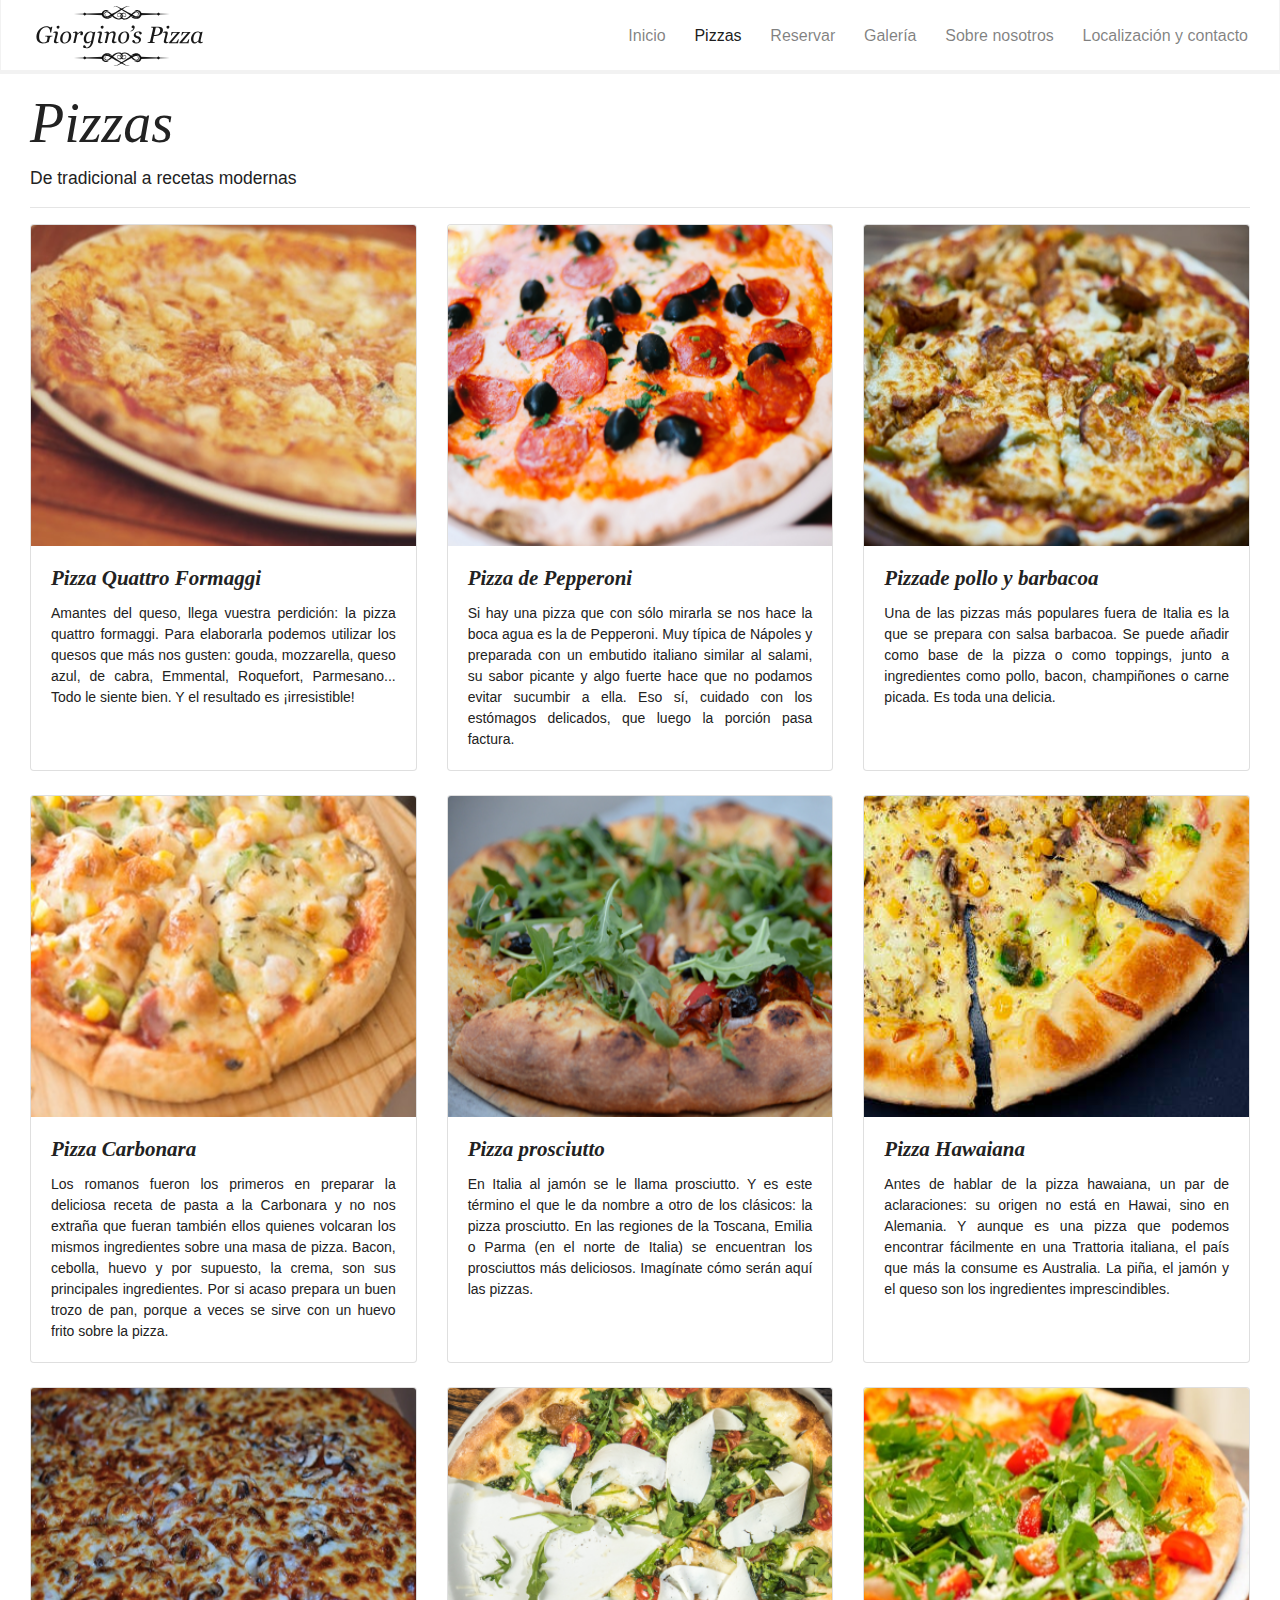
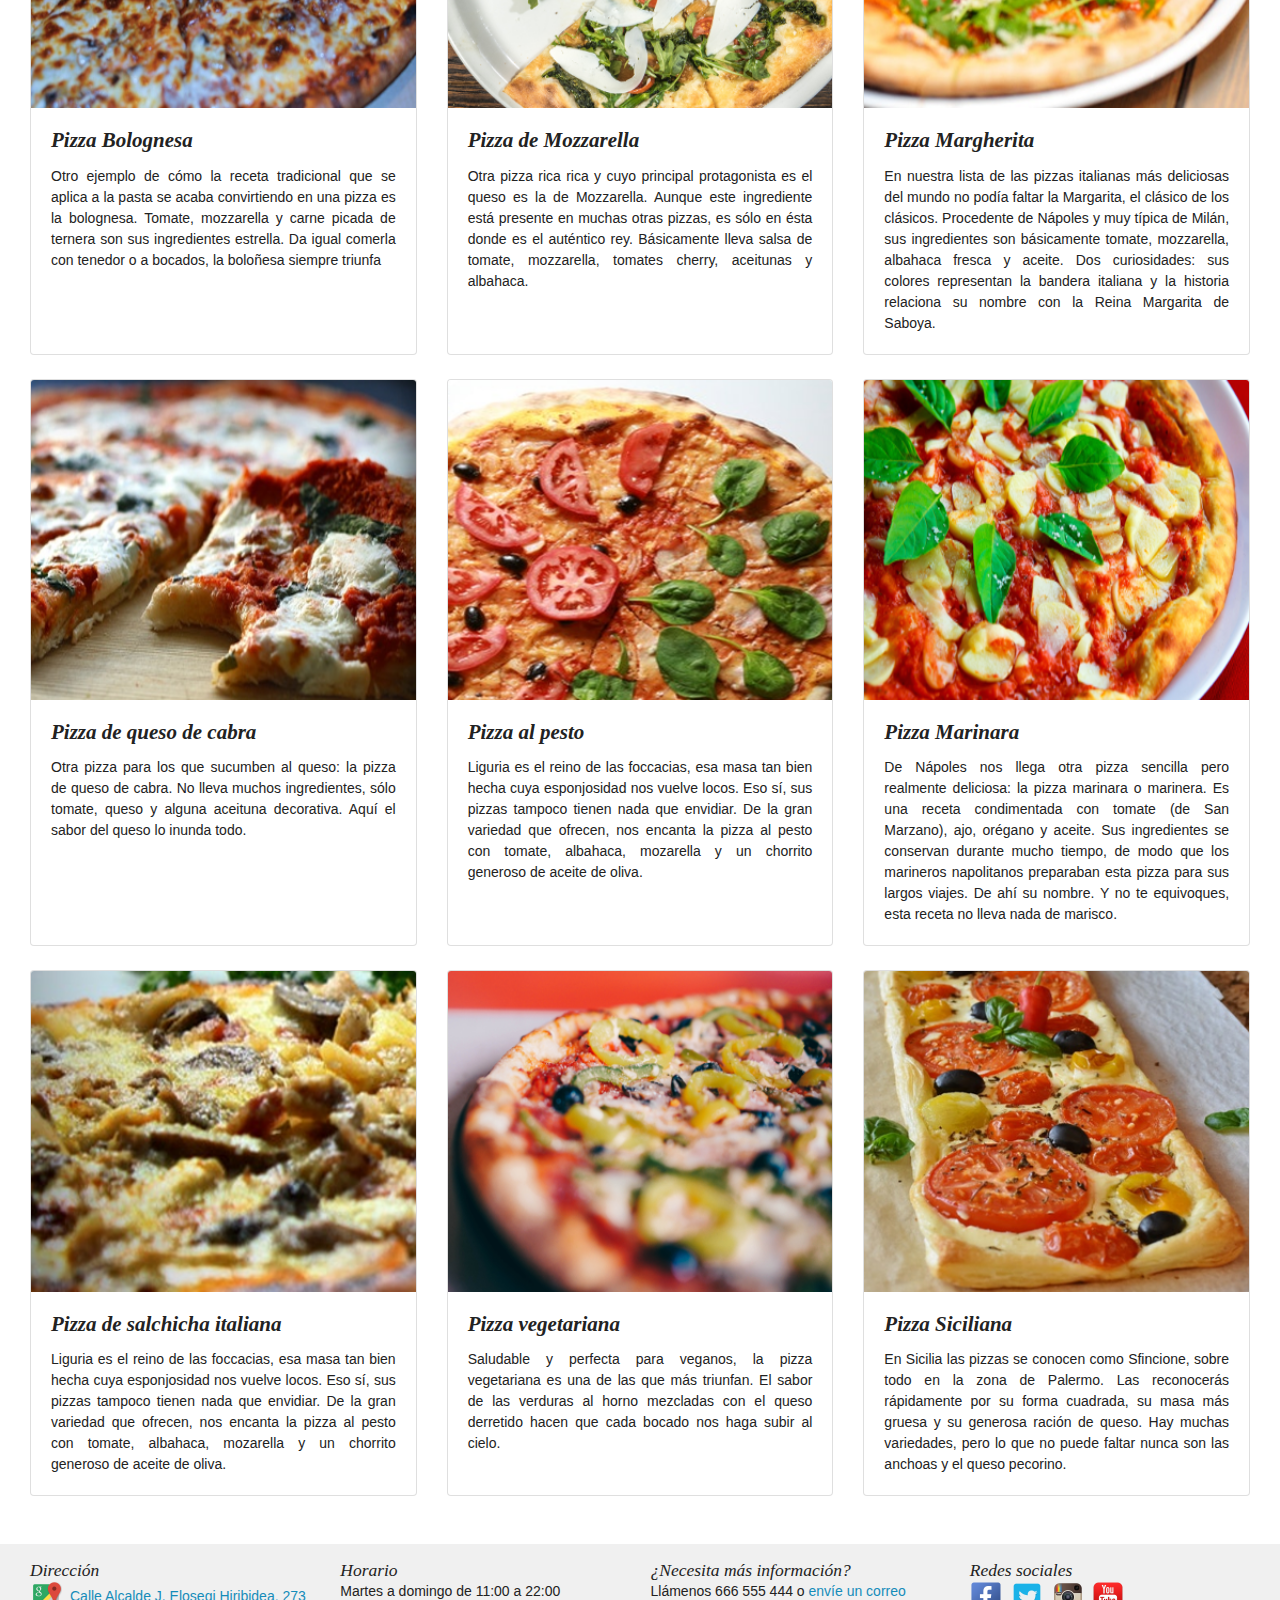
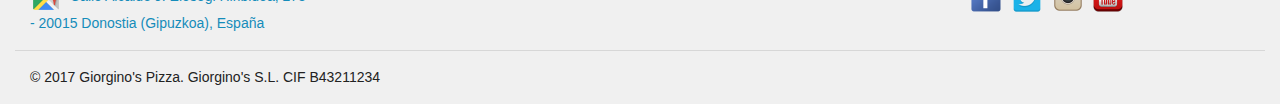
<file: docs/carta.html>
<!doctype html>
<!--[if lt IE 7]>      <html class="no-js lt-ie9 lt-ie8 lt-ie7" lang="es"> <![endif]-->
<!--[if IE 7]>         <html class="no-js lt-ie9 lt-ie8" lang="es"> <![endif]-->
<!--[if IE 8]>         <html class="no-js lt-ie9" lang="es"> <![endif]-->
<!--[if gt IE 8]><!--> <html class="no-js" lang="es"> <!--<![endif]-->
<head>
  <meta charset="utf-8">
  <meta http-equiv="X-UA-Compatible" content="IE=edge,chrome=1">
  <title>Giorgino's Pizza</title>
  <meta name="description" content="">
  <meta name="viewport" content="width=device-width, initial-scale=1, shrink-to-fit=no">
  <link rel="apple-touch-icon" href="apple-touch-icon.png">
  <link rel="icon" type="image/png" href="favicon.ico" sizes="16x16">

  <link rel="stylesheet" href="css/bootstrap.min.css">
  <link rel="stylesheet" href="css/bootstrap-theme.min.css">
  <link rel="stylesheet" href="css/main.css">

</head>
<body>
    <!--[if lt IE 9]>
    <p class="browserupgrade">Estás usando un navegador <strong>desactualizado</strong>. Por favor <a href="http://browsehappy.com/">actualiza tu navegador web</a> para mejorar tu experiencia.</p>
    <![endif]-->

      <!--
        Barra navegación fija
    -->
      <nav class="navbar navbar-expand-lg fixed-top navbar-light bg-light navbar-small">
        <div class="container-fluid">
          <a class="navbar-brand d-flex py-0 mr-0" href="index.html">
            <svg class="logo my-auto" xmlns="http://www.w3.org/2000/svg" viewBox="0 0 512 171.5"><polygon points="309 145.2 392.3 148.5 309 151.8 " class="svglogo"/><polygon points="202.2 151.8 118.7 148.5 202.2 145.2 " class="svglogo"/><path d="M280.2 143.6c0 0 0.2-0.2 0.5-0.5 0.3-0.3 0.7-0.9 1.3-1.5 0.3-0.3 0.7-0.6 1-1 0.4-0.4 0.8-0.7 1.3-1.1 1-0.7 2.1-1.5 3.5-2.2 1.4-0.7 3-1.3 4.7-1.7 0.4-0.1 0.9-0.2 1.4-0.2l0.7-0.1 0.2 0 0.1 0 0 0c0.1 0-0.1 0 0.1 0l0 0 0.3 0c0.4 0 0.9 0 1.3 0 0.4 0 1 0.1 1.6 0.1 1.1 0.1 2.1 0.4 3.2 0.6 1 0.4 2.1 0.7 3 1.3 1 0.5 1.9 1.2 2.8 2 0.8 0.8 1.6 1.7 2.2 2.7l0.5 0.7 0.1 0.2 0 0 0.1 0.1 0 0 0 0.1 0.2 0.3c0.2 0.3 0.5 1.1 0.7 1.7 0.4 1.1 0.5 2.3 0.6 3.5 0 1.2-0.2 2.4-0.5 3.5 -0.3 1.1-0.8 2.2-1.4 3.1 -0.6 0.9-1.3 1.8-2.1 2.4 -0.8 0.7-1.7 1.3-2.5 1.6 -1 0.5-1.8 0.8-2.7 1 -0.9 0.2-1.8 0.3-2.6 0.3 -1.6 0-3.1-0.4-4.3-0.8 -1.2-0.4-2.1-1-2.8-1.5 -0.7-0.5-1.2-1-1.5-1.3 -0.3-0.3-0.5-0.5-0.5-0.5s0.2 0.1 0.6 0.3c0.4 0.2 1 0.4 1.8 0.6 0.8 0.2 1.7 0.4 2.8 0.5 1.1 0.1 2.3 0 3.5-0.3 0.6-0.2 1.2-0.3 1.8-0.6 0.6-0.2 1.2-0.6 1.6-0.9 0.6-0.5 1.1-0.9 1.6-1.4 0.4-0.5 0.8-1.1 1.1-1.7 0.6-1.2 0.9-2.6 0.8-4 -0.1-1.4-0.5-2.7-1.4-4 -0.3-0.7-0.9-1.2-1.4-1.7 -0.6-0.4-1.1-1-1.8-1.4 -0.6-0.4-1.3-0.7-2-1 -0.7-0.2-1.5-0.5-2.2-0.6l-0.5-0.1c-0.2 0-0.3-0.1-0.6-0.1 -0.4 0-0.9-0.1-1.3-0.1l-0.3 0 0 0c0.2 0 0.1 0 0.1 0h0 -0.1 -0.1 -0.6c-0.4 0-0.7 0-1.1 0 -1.5 0.1-2.9 0.3-4.2 0.7 -0.7 0.2-1.3 0.3-1.9 0.5 -0.6 0.2-1.2 0.4-1.7 0.6 -0.5 0.2-1 0.4-1.5 0.6 -0.5 0.2-0.9 0.4-1.3 0.6 -0.8 0.3-1.4 0.7-1.8 0.8C280.4 143.5 280.2 143.6 280.2 143.6z" class="svglogo"/><path d="M303.4 145.7c0 0-0.2-0.2-0.6-0.7 -0.2-0.2-0.5-0.4-0.8-0.7 -0.3-0.2-0.7-0.5-1.2-0.7 -0.9-0.5-2-0.8-3.4-0.9 -1.3-0.1-2.9 0.1-4.5 0.6 -0.8 0.2-1.6 0.6-2.4 1 -0.9 0.5-1.7 1-2.7 1.5 -1.8 1.2-3.7 2.2-5.7 3.4 -2.1 1.2-4.2 2.3-6.4 3.5 -2.2 1.1-4.4 2.4-6.7 3.6 -4.4 2.5-8.9 4.9-13 7.2 -2.1 1.1-4.1 2.2-6 3.3 -1.9 1.1-3.8 2.1-5.5 2.8 -1.8 0.8-3.5 1.3-5.2 1.5 -1.6 0.2-3.1 0-4.2-0.3 -0.3-0.1-0.5-0.2-0.8-0.3 -0.2-0.1-0.4-0.2-0.6-0.4 -0.2-0.1-0.4-0.2-0.5-0.3 -0.2-0.1-0.3-0.2-0.4-0.3 -0.5-0.4-0.7-0.6-0.7-0.6l0.3-0.4c0 0 0.3 0.2 0.7 0.5 0.1 0.1 0.2 0.2 0.4 0.3 0.2 0.1 0.3 0.1 0.5 0.2 0.2 0.1 0.4 0.2 0.6 0.3 0.2 0.1 0.5 0.1 0.7 0.2 1 0.2 2.3 0.3 3.7-0.1 1.4-0.3 3-1 4.6-1.9 1.6-0.9 3.3-2 5.1-3.2 1.8-1.2 3.8-2.5 5.7-3.8 4-2.6 8.2-5.4 12.5-8.1 2.1-1.4 4.3-2.8 6.3-4.2 2.1-1.4 4.2-2.7 6.2-3.9 2-1.2 4.2-2.3 6.2-3.3 1-0.4 2.1-0.9 3-1.3 1.1-0.4 2.2-0.6 3.3-0.7 2.1-0.3 4.1-0.1 5.8 0.5 1.7 0.5 3 1.4 3.9 2.3 0.5 0.4 0.8 0.9 1 1.3 0.2 0.4 0.5 0.8 0.6 1.1 0.2 0.6 0.3 0.9 0.3 0.9L303.4 145.7z" class="svglogo"/><path d="M259.3 145.8c0 0 0-0.1-0.1-0.3 -0.1-0.2-0.1-0.5-0.2-0.9 0-0.4 0-1 0.2-1.6 0.2-0.6 0.6-1.2 1.3-1.7 0.6-0.5 1.5-0.8 2.5-0.9 1-0.1 2.1 0.2 3 0.9 0.3 0.2 0.4 0.4 0.6 0.5 0.2 0.2 0.4 0.5 0.6 0.7 0.3 0.5 0.6 1.1 0.7 1.8 0.3 1.3 0 2.7-0.6 4 -0.6 1.3-1.6 2.4-3 3.2l-0.1 0.1 -0.1 0 0 0c0 0-0.2 0.1-0.1 0l-0.2 0.1 -0.5 0.2 -0.5 0.2c-0.2 0.1-0.4 0.1-0.6 0.1 -0.4 0.1-0.8 0.2-1.2 0.2 -0.4 0-0.8 0-1.2 0 -1.6-0.2-3.2-0.8-4.6-1.8 -0.3-0.3-0.7-0.6-1-0.8 -0.3-0.3-0.6-0.7-0.9-1l-0.1-0.1 -0.1-0.1c0-0.1 0 0.1-0.1-0.1l0 0 -0.1-0.3 -0.3-0.5c-0.1-0.2-0.2-0.3-0.3-0.5l-0.3-0.7c-0.2-0.5-0.3-0.9-0.4-1.4 -0.1-0.5-0.2-0.9-0.2-1.4 0-0.5 0-0.9 0-1.4l0.2-1.4c0.4-1.8 1.5-3.6 2.9-4.9 0.3-0.3 0.6-0.5 1-0.8 0.4-0.3 0.8-0.6 1.3-0.8 0.4-0.2 0.8-0.5 1.3-0.6 0.5-0.2 0.9-0.3 1.4-0.5 1.9-0.5 3.8-0.6 5.7-0.4 3.7 0.5 7.1 2 10.1 3.9l0.6 0.4 0.6 0.4 1 0.7 1 0.7 1 0.9c1.3 1.1 2.5 2.3 3.6 3.4 1.1 1.1 2.2 2.2 3.3 3.3 1.1 1.1 2.1 2 3.1 3 1 0.9 2.1 1.7 3.1 2.4 0.5 0.3 1.1 0.6 1.5 0.9l0.2 0.1 0.2 0.1c0.1 0 0.2 0.1 0.3 0.1 0.3 0.1 0.5 0.2 0.8 0.2 1 0.3 2 0.3 2.9 0.2 0.9-0.2 1.7-0.5 2.3-1.1 0.6-0.5 1-1.2 1.2-1.9 0.2-0.7 0.2-1.4 0-2 -0.1-0.6-0.4-1.1-0.7-1.6 -0.3-0.4-0.6-0.7-0.9-0.9 -0.6-0.4-1-0.5-1-0.5l0.1-0.4c0 0 0.5 0 1.3 0.2 0.8 0.3 2 1.1 2.7 2.6 0.3 0.8 0.6 1.7 0.5 2.8 -0.1 1.1-0.6 2.3-1.3 3.2 -0.8 1-2 1.8-3.3 2.2 -1.3 0.4-2.8 0.5-4.3 0.3 -3.1-0.4-5.6-2.1-8.1-3.9 -1.2-0.9-2.4-2-3.5-3 -1.1-1-2.2-2.2-3.4-3.3 -1.1-1.1-2.2-2.2-3.3-3.3l-0.8-0.8 -0.9-0.8 -0.9-0.8 -0.2-0.2 -0.1-0.1 -0.1-0.1 0 0c0 0 0.1 0.1 0 0l-0.5-0.3c-2.4-1.8-5.3-3.3-8.3-3.8 -3-0.5-6 0-8.2 2 -1 0.9-1.8 2-2.2 3.4 -0.4 1.3-0.3 2.8 0 4 0.4 1.3 1.2 2.5 2.2 3.3 1 0.8 2.3 1.4 3.5 1.6 0.3 0 0.6 0.1 0.9 0.1 0.3 0 0.6 0 0.9-0.1 0.1 0 0.3 0 0.4 0l0.5-0.1 0.5-0.1 0.2-0.1c0.1 0-0.1 0-0.1 0l0 0 0 0 0.1 0c1.1-0.5 1.9-1.3 2.5-2.3 0.5-1 0.8-2.1 0.6-3.1 -0.1-0.5-0.3-0.9-0.5-1.4 -0.1-0.2-0.2-0.4-0.4-0.5l-0.3-0.3 -0.1-0.1 0 0c0 0 0 0 0 0l0 0 -0.1-0.1c-1.4-1.2-3.3-1-4.4-0.3 -0.6 0.4-0.9 0.8-1.2 1.3 -0.2 0.5-0.3 0.9-0.3 1.3 0 0.2 0 0.3 0 0.5 0 0.1 0.1 0.3 0.1 0.4 0 0.2 0.1 0.3 0.1 0.3L259.3 145.8z" class="svglogo"/><path d="M229.5 143.6c0 0-0.2-0.1-0.6-0.3 -0.4-0.2-1-0.5-1.8-0.8 -0.4-0.2-0.8-0.4-1.3-0.6 -0.5-0.2-1-0.4-1.5-0.6 -0.5-0.2-1.1-0.4-1.7-0.6 -0.6-0.2-1.2-0.4-1.9-0.5 -1.3-0.3-2.7-0.5-4.2-0.6 -0.4 0-0.7 0-1.1 0h-0.6 -0.1 -0.1 0c0 0-0.1 0 0.1 0l0 0 -0.3 0c-0.4 0-0.9 0.1-1.3 0.1 -0.2 0-0.4 0.1-0.6 0.1l-0.5 0.1c-0.7 0.1-1.4 0.4-2.2 0.6 -0.7 0.4-1.4 0.6-2 1 -0.7 0.4-1.2 0.9-1.8 1.4 -0.5 0.6-1 1.1-1.4 1.7 -0.9 1.2-1.3 2.6-1.4 4 -0.1 1.4 0.2 2.8 0.8 4 0.3 0.6 0.7 1.2 1.1 1.7 0.4 0.5 0.9 0.9 1.6 1.4 0.4 0.3 1.1 0.7 1.6 0.9 0.6 0.3 1.2 0.5 1.8 0.6 1.2 0.3 2.4 0.3 3.5 0.3 1.1-0.1 2-0.3 2.8-0.5 0.8-0.2 1.4-0.4 1.8-0.6 0.4-0.2 0.6-0.3 0.6-0.3s-0.2 0.2-0.5 0.5c-0.3 0.3-0.8 0.8-1.5 1.3 -0.7 0.5-1.6 1.1-2.8 1.5 -1.2 0.5-2.6 0.8-4.3 0.8 -0.8 0-1.7-0.1-2.6-0.3 -0.9-0.2-1.8-0.5-2.7-1 -0.8-0.4-1.7-0.9-2.5-1.6 -0.8-0.7-1.5-1.5-2.1-2.4 -0.6-0.9-1.1-2-1.4-3.1 -0.3-1.1-0.5-2.3-0.5-3.5 0-1.2 0.2-2.4 0.6-3.5 0.2-0.6 0.5-1.3 0.7-1.7l0.2-0.3 0-0.1 0 0 0.1-0.1 0 0 0.1-0.2 0.5-0.7c0.6-1 1.4-1.8 2.2-2.7 0.9-0.7 1.8-1.5 2.8-2 1-0.6 2-0.9 3-1.3 1.1-0.2 2-0.5 3.2-0.6 0.5 0 1.1-0.1 1.6-0.1 0.4 0 0.9 0 1.3 0l0.3 0 0 0c0.2 0 0.1 0 0.1 0l0 0 0.1 0 0.2 0 0.7 0.1c0.5 0.1 0.9 0.1 1.4 0.2 1.8 0.4 3.4 1 4.7 1.7 1.4 0.7 2.5 1.5 3.5 2.2 0.5 0.4 0.9 0.7 1.3 1.1 0.4 0.4 0.7 0.7 1 1 0.6 0.6 1 1.1 1.3 1.5C229.4 143.4 229.5 143.6 229.5 143.6z" class="svglogo"/><path d="M205.9 145.5c0 0 0.1-0.3 0.3-0.9 0.1-0.3 0.3-0.6 0.6-1.1 0.3-0.4 0.6-0.9 1-1.3 0.9-0.9 2.2-1.8 3.9-2.3 1.7-0.5 3.7-0.7 5.8-0.5 1.1 0.2 2.2 0.4 3.3 0.7l0.1 0 0.2 0.1 0.2 0.1 0.4 0.2c0.2 0.1 0.5 0.2 0.7 0.3 0.5 0.2 1 0.4 1.5 0.6 2 1 4.2 2.1 6.2 3.3 2.1 1.2 4.1 2.5 6.2 3.9 2.1 1.4 4.2 2.8 6.3 4.2 4.3 2.7 8.5 5.5 12.5 8.1 2 1.3 3.9 2.5 5.7 3.8 1.8 1.2 3.5 2.4 5.1 3.2 1.6 0.9 3.2 1.5 4.6 1.9 1.4 0.3 2.7 0.3 3.7 0.1 0.3-0.1 0.5-0.1 0.7-0.2 0.2-0.1 0.4-0.2 0.6-0.3 0.2-0.1 0.4-0.2 0.5-0.2 0.2-0.1 0.3-0.2 0.4-0.3 0.5-0.3 0.7-0.5 0.7-0.5l0.3 0.4c0 0-0.3 0.2-0.7 0.6 -0.1 0.1-0.2 0.2-0.4 0.3 -0.2 0.1-0.3 0.2-0.5 0.3 -0.2 0.1-0.4 0.2-0.6 0.4 -0.2 0.1-0.5 0.2-0.8 0.3 -1.1 0.4-2.6 0.6-4.2 0.3 -1.6-0.2-3.4-0.8-5.2-1.5 -1.8-0.8-3.6-1.8-5.6-2.8 -1.9-1-3.9-2.1-6-3.3 -4.2-2.3-8.6-4.8-13-7.2 -2.2-1.2-4.4-2.4-6.7-3.6 -2.2-1.2-4.4-2.3-6.4-3.5 -2.1-1.2-3.9-2.3-5.7-3.4 -0.9-0.5-1.8-1-2.7-1.5 -0.8-0.4-1.6-0.7-2.4-1 -1.6-0.5-3.2-0.7-4.5-0.6 -1.4 0.1-2.5 0.4-3.4 0.9 -0.5 0.2-0.8 0.5-1.2 0.7 -0.3 0.3-0.6 0.5-0.8 0.7 -0.4 0.4-0.6 0.7-0.6 0.7L205.9 145.5z" class="svglogo"/><path d="M250 145.7c0 0 0-0.1 0.1-0.3 0-0.1 0-0.2 0.1-0.4 0-0.1 0-0.3 0-0.5 0-0.4-0.1-0.8-0.3-1.3 -0.2-0.5-0.6-1-1.2-1.3 -1.1-0.7-3-0.9-4.4 0.3l-0.1 0.1 0 0c0 0 0 0 0 0l0 0 -0.1 0.1 -0.3 0.3c-0.2 0.2-0.3 0.4-0.4 0.5 -0.2 0.4-0.4 0.9-0.5 1.4 -0.2 1 0.1 2.1 0.6 3.1 0.6 1 1.4 1.8 2.5 2.3l0.1 0 0 0 0 0c-0.2-0.1 0 0 0 0l0.2 0.1 0.5 0.1 0.5 0.1c0.2 0 0.3 0 0.4 0 0.3 0 0.6 0.1 0.9 0.1 0.3 0 0.6-0.1 0.9-0.1 1.2-0.2 2.5-0.8 3.5-1.6 1-0.8 1.8-2 2.2-3.3 0.3-1.2 0.4-2.7 0-4 -0.4-1.3-1.2-2.5-2.2-3.4 -2.2-2-5.2-2.5-8.2-2 -3 0.5-5.9 2-8.3 3.8l-0.5 0.3c-0.1 0.1 0.1 0 0 0l0 0 -0.1 0.1 -0.1 0.1 -0.2 0.2 -0.9 0.8 -0.9 0.8 -0.8 0.8c-1.1 1-2.2 2.2-3.3 3.3 -1.1 1.1-2.2 2.2-3.4 3.3 -1.1 1.1-2.3 2.1-3.5 3 -2.5 1.8-5 3.5-8.1 3.9 -1.5 0.2-2.9 0.1-4.3-0.3 -1.3-0.4-2.5-1.2-3.3-2.2 -0.8-1-1.3-2.1-1.3-3.2 -0.1-1.1 0.2-2 0.5-2.8 0.7-1.6 1.9-2.4 2.7-2.6 0.8-0.3 1.3-0.2 1.3-0.2l0.1 0.4c0 0-0.4 0.1-1 0.5 -0.3 0.2-0.6 0.5-0.9 0.9 -0.3 0.4-0.5 0.9-0.7 1.6 -0.1 0.6-0.1 1.3 0 2 0.2 0.7 0.6 1.3 1.2 1.9 0.6 0.5 1.4 0.9 2.3 1.1 0.9 0.1 1.9 0.1 2.9-0.2 0.3-0.1 0.5-0.1 0.8-0.2 0.1 0 0.2-0.1 0.3-0.1l0.2-0.1 0.2-0.1c0.5-0.2 1-0.6 1.5-0.9 1-0.7 2.1-1.5 3.1-2.4 1-0.9 2.1-1.9 3.1-3 1.1-1.1 2.2-2.2 3.3-3.3 1.2-1.1 2.3-2.2 3.6-3.4l1-0.9 1-0.7 1-0.7 0.6-0.4 0.6-0.4c3-1.9 6.4-3.5 10.1-3.9 1.9-0.2 3.8-0.2 5.7 0.4 0.5 0.1 0.9 0.3 1.4 0.5 0.4 0.2 0.9 0.4 1.3 0.6 0.4 0.2 0.8 0.5 1.3 0.8 0.5 0.3 0.7 0.6 1 0.8 1.4 1.3 2.5 3 2.9 4.9l0.2 1.4c0 0.5 0 0.9 0 1.4 0 0.5-0.1 0.9-0.2 1.4 0 0.4-0.2 0.9-0.4 1.4l-0.3 0.7c-0.1 0.2-0.2 0.4-0.3 0.5l-0.3 0.5 -0.1 0.3 0 0c-0.1 0.2 0 0.1-0.1 0.1l-0.1 0.1 -0.1 0.1c-0.3 0.3-0.6 0.7-0.9 1 -0.3 0.3-0.7 0.6-1 0.8 -1.4 1-3 1.6-4.6 1.8 -0.4 0-0.8 0-1.2 0 -0.4 0-0.8-0.1-1.2-0.2 -0.2 0-0.4-0.1-0.6-0.1l-0.5-0.2 -0.5-0.2 -0.2-0.1 -0.1 0 0 0 -0.1 0 -0.1-0.1c-1.4-0.7-2.4-1.9-3-3.2 -0.6-1.3-0.9-2.7-0.6-4 0.1-0.7 0.4-1.2 0.7-1.8 0.2-0.2 0.4-0.5 0.6-0.7 0.2-0.2 0.3-0.3 0.6-0.5 0.9-0.7 2-1 3-0.9 1 0 1.9 0.4 2.5 0.9 0.6 0.5 1.1 1.1 1.3 1.7 0.2 0.6 0.3 1.1 0.2 1.6 0 0.4-0.1 0.7-0.2 0.9 -0.1 0.2-0.1 0.3-0.1 0.3L250 145.7z" class="svglogo"/><rect x="146.3" y="145.2" transform="matrix(0.707 0.7072 -0.7072 0.707 148.8242 -62.3069)" width="6.6" height="6.6" class="svglogo"/><rect x="356.8" y="145.2" transform="matrix(-0.707 0.7073 -0.7073 -0.707 719.7075 -1.2952)" width="6.6" height="6.6" class="svglogo"/><polygon points="309.1 19.9 392.5 23.2 309.1 26.5 " class="svglogo"/><polygon points="202.1 26.5 118.5 23.2 202.1 19.9 " class="svglogo"/><path d="M280.2 28.1c0 0 0.2 0.1 0.6 0.3 0.4 0.2 1 0.5 1.8 0.8 0.4 0.2 0.8 0.4 1.3 0.6 0.5 0.2 1 0.4 1.5 0.6 0.5 0.2 1.1 0.4 1.7 0.6 0.6 0.2 1.2 0.4 1.9 0.5 1.3 0.3 2.7 0.5 4.2 0.7 0.4 0 0.7 0 1.1 0h0.6 0.1l0.1 0h0c0 0 0.1 0-0.1 0l0 0 0.3 0c0.4 0 0.9-0.1 1.3-0.1 0.2 0 0.4-0.1 0.6-0.1l0.5-0.1c0.7-0.1 1.4-0.4 2.2-0.6 0.7-0.4 1.4-0.6 2-1 0.7-0.3 1.2-0.9 1.8-1.4 0.5-0.6 1-1.1 1.4-1.7 0.9-1.2 1.3-2.6 1.4-4 0.1-1.4-0.2-2.8-0.8-4 -0.3-0.6-0.7-1.2-1.1-1.7 -0.4-0.5-0.9-0.9-1.6-1.4 -0.4-0.3-1.1-0.7-1.6-0.9 -0.6-0.3-1.2-0.5-1.8-0.6 -1.2-0.3-2.4-0.3-3.5-0.3 -1.1 0.1-2 0.3-2.8 0.5 -0.8 0.2-1.4 0.4-1.8 0.6 -0.4 0.2-0.6 0.3-0.6 0.3s0.2-0.2 0.5-0.5c0.3-0.3 0.8-0.8 1.5-1.3 0.7-0.5 1.6-1.1 2.8-1.5 1.2-0.4 2.6-0.8 4.3-0.8 0.8 0 1.7 0.1 2.6 0.3 0.9 0.2 1.8 0.5 2.7 1 0.8 0.4 1.7 1 2.5 1.6 0.8 0.7 1.5 1.5 2.2 2.4 0.6 0.9 1.1 2 1.4 3.1 0.3 1.1 0.5 2.3 0.5 3.5 0 1.2-0.2 2.4-0.6 3.5 -0.2 0.6-0.5 1.3-0.7 1.7l-0.2 0.3 0 0.1 0 0 -0.1 0.1 0 0 -0.1 0.2 -0.5 0.7c-0.6 1-1.4 1.8-2.2 2.7 -0.9 0.7-1.8 1.5-2.8 2 -1 0.6-2 0.9-3 1.3 -1.1 0.2-2 0.5-3.2 0.6 -0.5 0-1.1 0.1-1.6 0.1 -0.4 0-0.9 0-1.3 0l-0.3 0 0 0c-0.2 0-0.1 0-0.1 0l0 0 -0.1 0 -0.2 0 -0.7-0.1c-0.5-0.1-0.9-0.1-1.4-0.2 -1.8-0.4-3.4-1-4.7-1.7 -1.4-0.7-2.5-1.5-3.5-2.2 -0.5-0.4-0.9-0.7-1.3-1.1 -0.4-0.4-0.7-0.7-1-1 -0.6-0.6-1-1.1-1.3-1.5C280.4 28.3 280.2 28.1 280.2 28.1z" class="svglogo"/><path d="M303.9 26.2c0 0-0.1 0.3-0.3 0.9 -0.1 0.3-0.3 0.6-0.6 1.1 -0.3 0.4-0.6 0.9-1 1.3 -0.9 0.9-2.2 1.8-3.9 2.3 -1.7 0.5-3.7 0.7-5.8 0.5 -1.1-0.2-2.2-0.4-3.3-0.7l-0.1 0 -0.2-0.1 -0.2-0.1 -0.4-0.2c-0.2-0.1-0.5-0.2-0.7-0.3 -0.5-0.2-1-0.4-1.5-0.6 -2-1-4.2-2.1-6.2-3.3 -2.1-1.2-4.2-2.5-6.2-3.9 -2.1-1.4-4.2-2.8-6.4-4.2 -4.3-2.8-8.6-5.5-12.5-8.1 -2-1.3-3.9-2.5-5.7-3.8 -1.8-1.2-3.5-2.4-5.1-3.2 -1.6-0.9-3.2-1.5-4.6-1.9 -1.4-0.3-2.7-0.3-3.8-0.1 -0.3 0.1-0.5 0.1-0.7 0.2 -0.2 0.1-0.4 0.2-0.6 0.3 -0.2 0.1-0.4 0.2-0.5 0.2 -0.2 0.1-0.3 0.2-0.4 0.3 -0.5 0.3-0.7 0.5-0.7 0.5l-0.3-0.4c0 0 0.3-0.2 0.7-0.6 0.1-0.1 0.2-0.2 0.4-0.3 0.2-0.1 0.3-0.2 0.5-0.3 0.2-0.1 0.4-0.2 0.6-0.4 0.2-0.1 0.5-0.2 0.8-0.3 1.1-0.4 2.6-0.6 4.2-0.3 1.6 0.2 3.4 0.8 5.2 1.5 1.8 0.8 3.7 1.8 5.6 2.8 1.9 1 3.9 2.2 6 3.3 4.2 2.3 8.6 4.8 13.1 7.2 2.2 1.2 4.5 2.4 6.7 3.6 2.2 1.2 4.4 2.3 6.4 3.5 2.1 1.2 3.9 2.3 5.7 3.4 0.9 0.5 1.8 1 2.7 1.5 0.8 0.4 1.6 0.7 2.4 1 1.6 0.5 3.2 0.7 4.5 0.6 1.4-0.1 2.5-0.4 3.4-0.9 0.5-0.2 0.8-0.5 1.2-0.7 0.3-0.3 0.6-0.5 0.8-0.7 0.4-0.4 0.6-0.7 0.6-0.7L303.9 26.2z" class="svglogo"/><path d="M259.7 25.9c0 0 0 0.1-0.1 0.3 0 0.1 0 0.2-0.1 0.4 0 0.1 0 0.3 0 0.5 0 0.4 0.1 0.8 0.3 1.3 0.2 0.5 0.6 1 1.2 1.3 1.1 0.7 3 0.9 4.4-0.3l0.1 0 0 0c0 0 0 0 0 0l0 0 0.1-0.1 0.3-0.3c0.2-0.2 0.3-0.4 0.4-0.5 0.2-0.4 0.4-0.9 0.5-1.4 0.2-1-0.1-2.1-0.6-3.1 -0.6-1-1.4-1.8-2.5-2.3l-0.1 0 0 0 0 0c0 0 0.1 0.1 0.1 0l-0.2-0.1 -0.5-0.1 -0.5-0.1c-0.2 0-0.3 0-0.4 0 -0.3 0-0.6-0.1-0.9-0.1 -0.3 0-0.6 0.1-0.9 0.1 -1.3 0.2-2.5 0.8-3.5 1.6 -1 0.8-1.8 2-2.2 3.3 -0.3 1.2-0.4 2.7 0 4 0.4 1.3 1.2 2.5 2.2 3.4 2.2 2 5.2 2.5 8.2 2 3-0.5 5.9-2 8.3-3.8l0.5-0.3c0.1 0-0.1 0 0 0l0 0 0.1-0.1 0.1-0.1 0.2-0.2 0.9-0.8 0.9-0.8 0.8-0.8c1.1-1 2.2-2.2 3.3-3.3 1.1-1.1 2.3-2.2 3.4-3.3 1.1-1.1 2.3-2.1 3.5-3 2.5-1.8 5-3.5 8.1-3.9 1.5-0.2 2.9-0.1 4.3 0.3 1.3 0.4 2.5 1.2 3.3 2.2 0.8 1 1.3 2.1 1.3 3.2 0.1 1.1-0.2 2-0.5 2.8 -0.7 1.6-1.9 2.4-2.7 2.6 -0.8 0.3-1.3 0.2-1.3 0.2l-0.1-0.4c0 0 0.4-0.1 1-0.5 0.3-0.2 0.6-0.5 0.9-0.9 0.3-0.4 0.5-0.9 0.7-1.6 0.1-0.6 0.1-1.3 0-2 -0.2-0.7-0.6-1.3-1.2-1.9 -0.6-0.5-1.4-0.9-2.3-1.1 -0.9-0.1-1.9-0.1-2.9 0.2 -0.3 0.1-0.5 0.1-0.8 0.2 -0.1 0-0.2 0.1-0.3 0.1l-0.2 0.1 -0.2 0.1c-0.5 0.2-1 0.6-1.6 0.9 -1 0.7-2.1 1.5-3.1 2.4 -1 0.9-2.1 1.9-3.1 3 -1.1 1.1-2.2 2.2-3.3 3.3 -1.2 1.1-2.3 2.2-3.7 3.4l-1 0.9 -1 0.7 -1 0.7 -0.6 0.4 -0.6 0.4c-3 1.9-6.4 3.5-10.1 3.9 -1.9 0.2-3.8 0.2-5.7-0.4 -0.5-0.1-0.9-0.3-1.4-0.5 -0.4-0.2-0.9-0.4-1.3-0.6 -0.4-0.2-0.8-0.5-1.3-0.8 -0.5-0.3-0.7-0.6-1-0.8 -1.4-1.3-2.5-3.1-2.9-4.9l-0.2-1.4c0-0.5 0-0.9 0-1.4 0-0.5 0.1-0.9 0.2-1.4 0-0.4 0.2-0.9 0.4-1.4l0.3-0.7c0.1-0.2 0.2-0.4 0.3-0.5l0.3-0.5 0.1-0.3 0 0c0.1-0.2 0-0.1 0.1-0.1l0.1-0.1 0.1-0.1c0.3-0.3 0.6-0.7 0.9-1 0.3-0.3 0.7-0.6 1-0.8 1.4-1 3-1.7 4.6-1.8 0.4 0 0.8 0 1.2 0 0.4 0 0.8 0.1 1.3 0.2 0.2 0 0.4 0.1 0.6 0.1l0.5 0.2 0.5 0.2 0.2 0.1c-0.1 0 0.1 0 0.1 0l0 0 0.1 0 0.1 0.1c1.4 0.7 2.4 1.9 3.1 3.2 0.6 1.3 0.9 2.7 0.6 4 -0.1 0.7-0.4 1.2-0.7 1.8 -0.2 0.2-0.4 0.5-0.6 0.7 -0.2 0.2-0.3 0.3-0.6 0.5 -0.9 0.7-2 1-3 0.9 -1 0-1.9-0.4-2.5-0.9 -0.6-0.5-1.1-1.1-1.3-1.7 -0.2-0.6-0.3-1.1-0.2-1.6 0-0.4 0.1-0.7 0.2-0.9 0.1-0.2 0.1-0.3 0.1-0.3L259.7 25.9z" class="svglogo"/><path d="M229.5 28.1c0 0-0.2 0.2-0.5 0.5 -0.3 0.3-0.7 0.9-1.3 1.5 -0.3 0.3-0.7 0.6-1 1 -0.4 0.4-0.8 0.7-1.3 1.1 -1 0.7-2.1 1.5-3.5 2.2 -1.4 0.7-3 1.3-4.7 1.8 -0.4 0.1-0.9 0.2-1.4 0.2l-0.7 0.1 -0.2 0 -0.1 0 0 0c-0.1 0 0.1 0-0.1 0l0 0 -0.3 0c-0.4 0-0.9 0-1.3 0 -0.4 0-1-0.1-1.6-0.1 -1.1-0.1-2.1-0.4-3.2-0.6 -1-0.4-2.1-0.7-3-1.3 -1-0.5-1.9-1.2-2.8-2 -0.8-0.8-1.6-1.7-2.2-2.7l-0.5-0.7 -0.1-0.2 0 0 -0.1-0.1 0 0 0-0.1 -0.2-0.3c-0.2-0.3-0.5-1.1-0.7-1.7 -0.4-1.1-0.5-2.3-0.6-3.5 0-1.2 0.2-2.4 0.5-3.5 0.3-1.1 0.8-2.2 1.4-3.1 0.6-0.9 1.3-1.8 2.2-2.4 0.8-0.7 1.7-1.3 2.5-1.6 1-0.5 1.8-0.8 2.7-1 0.9-0.2 1.8-0.3 2.6-0.3 1.6 0 3.1 0.4 4.3 0.8 1.2 0.4 2.1 1 2.8 1.5 0.7 0.5 1.2 1 1.5 1.3 0.3 0.3 0.5 0.5 0.5 0.5s-0.2-0.1-0.6-0.3c-0.4-0.2-1-0.4-1.8-0.6 -0.8-0.2-1.7-0.4-2.8-0.5 -1.1-0.1-2.3 0-3.5 0.3 -0.6 0.2-1.2 0.3-1.8 0.6 -0.6 0.2-1.2 0.6-1.6 0.9 -0.6 0.5-1.1 0.9-1.6 1.4 -0.4 0.5-0.8 1.1-1.1 1.7 -0.6 1.2-0.9 2.6-0.8 4 0.1 1.4 0.5 2.7 1.4 4 0.3 0.7 0.9 1.2 1.4 1.7 0.6 0.4 1.1 1 1.8 1.4 0.6 0.4 1.3 0.7 2 1.1 0.7 0.2 1.5 0.5 2.2 0.6l0.5 0.1c0.2 0 0.3 0.1 0.6 0.1 0.4 0 0.9 0.1 1.3 0.1l0.3 0 0 0c-0.2 0-0.1 0-0.1 0h0l0.1 0h0.1 0.6c0.4 0 0.7 0 1.1 0 1.5-0.1 2.9-0.3 4.2-0.7 0.7-0.2 1.3-0.3 1.9-0.5 0.6-0.2 1.2-0.4 1.7-0.6 0.5-0.2 1-0.4 1.5-0.6 0.5-0.2 0.9-0.4 1.3-0.6 0.8-0.3 1.4-0.7 1.8-0.8C229.3 28.2 229.5 28.1 229.5 28.1z" class="svglogo"/><path d="M206.2 26c0 0 0.2 0.2 0.6 0.7 0.2 0.2 0.5 0.4 0.8 0.7 0.3 0.2 0.7 0.5 1.2 0.7 0.9 0.5 2 0.8 3.4 0.9 1.3 0.1 2.9-0.1 4.5-0.6 0.8-0.2 1.6-0.6 2.4-1 0.9-0.5 1.8-1 2.7-1.5 1.8-1.2 3.7-2.2 5.7-3.4 2.1-1.2 4.2-2.3 6.4-3.5 2.2-1.2 4.4-2.4 6.7-3.6 4.4-2.5 8.9-4.9 13.1-7.2 2.1-1.1 4.1-2.2 6-3.3 1.9-1.1 3.8-2.1 5.6-2.8 1.8-0.8 3.5-1.3 5.2-1.5 1.6-0.2 3.1 0 4.2 0.3 0.3 0.1 0.5 0.2 0.8 0.3 0.2 0.1 0.4 0.2 0.6 0.4 0.2 0.1 0.4 0.2 0.5 0.3 0.2 0.1 0.3 0.2 0.4 0.3 0.5 0.4 0.7 0.6 0.7 0.6l-0.3 0.4c0 0-0.3-0.2-0.7-0.5 -0.1-0.1-0.2-0.2-0.4-0.3 -0.2-0.1-0.3-0.1-0.5-0.2 -0.2-0.1-0.4-0.2-0.6-0.3 -0.2-0.1-0.5-0.1-0.7-0.2 -1-0.2-2.3-0.3-3.8 0.1 -1.4 0.3-3 1-4.6 1.9 -1.6 0.9-3.3 2-5.1 3.2 -1.8 1.2-3.8 2.5-5.7 3.8 -4 2.6-8.3 5.4-12.5 8.1 -2.1 1.4-4.3 2.8-6.4 4.2 -2.1 1.4-4.2 2.7-6.2 3.9 -2 1.2-4.2 2.3-6.2 3.3 -0.5 0.2-1 0.4-1.5 0.6 -0.2 0.1-0.5 0.2-0.7 0.3l-0.4 0.2 -0.2 0.1 -0.2 0.1 -0.1 0c-1.1 0.4-2.2 0.6-3.3 0.8 -2.1 0.3-4.1 0.1-5.8-0.5 -1.7-0.5-3-1.4-3.9-2.3 -0.5-0.4-0.8-0.9-1-1.3 -0.2-0.4-0.5-0.8-0.6-1.1 -0.2-0.6-0.3-0.9-0.3-0.9L206.2 26z" class="svglogo"/><path d="M250.4 25.8c0 0 0 0.1 0.1 0.3 0.1 0.2 0.1 0.5 0.2 0.9 0 0.4 0 1-0.2 1.6 -0.2 0.6-0.6 1.2-1.3 1.7 -0.6 0.5-1.5 0.8-2.5 0.9 -1 0.1-2.1-0.2-3-0.9 -0.3-0.2-0.4-0.4-0.6-0.5 -0.2-0.2-0.4-0.5-0.6-0.7 -0.3-0.5-0.6-1.1-0.7-1.8 -0.3-1.3 0-2.7 0.6-4 0.6-1.3 1.6-2.4 3.1-3.2l0.1-0.1 0.1 0 0 0 0.1 0 0.2-0.1 0.5-0.2 0.5-0.2c0.2-0.1 0.4-0.1 0.6-0.1 0.4-0.1 0.8-0.2 1.3-0.2 0.4 0 0.8 0 1.2 0 1.6 0.2 3.2 0.8 4.6 1.8 0.3 0.3 0.7 0.6 1 0.8 0.3 0.3 0.6 0.7 0.9 1l0.1 0.1 0.1 0.1c0 0.1 0-0.1 0.1 0.1l0 0 0.1 0.3 0.3 0.5c0.1 0.2 0.2 0.3 0.3 0.5l0.3 0.7c0.2 0.5 0.3 0.9 0.4 1.4 0.1 0.5 0.2 0.9 0.2 1.4 0 0.5 0 0.9 0 1.4l-0.2 1.4c-0.4 1.8-1.5 3.6-2.9 4.9 -0.3 0.3-0.6 0.6-1 0.8 -0.4 0.3-0.8 0.6-1.3 0.8 -0.4 0.2-0.8 0.5-1.3 0.6 -0.5 0.2-0.9 0.3-1.4 0.5 -1.9 0.5-3.8 0.6-5.7 0.4 -3.7-0.5-7.1-2-10.1-3.9l-0.6-0.4 -0.6-0.4 -1-0.7 -1-0.7 -1-0.9c-1.3-1.1-2.5-2.3-3.7-3.4 -1.1-1.1-2.2-2.2-3.3-3.3 -1.1-1.1-2.1-2-3.1-3 -1-0.9-2.1-1.7-3.1-2.4 -0.5-0.3-1.1-0.6-1.6-0.9l-0.2-0.1 -0.2-0.1c-0.1 0-0.2-0.1-0.3-0.1 -0.3-0.1-0.5-0.2-0.8-0.2 -1-0.3-2-0.3-2.9-0.2 -0.9 0.2-1.7 0.5-2.3 1.1 -0.6 0.5-1 1.2-1.2 1.9 -0.2 0.7-0.2 1.4 0 2 0.1 0.6 0.4 1.1 0.7 1.6 0.3 0.4 0.6 0.7 0.9 0.9 0.6 0.4 1 0.5 1 0.5l-0.1 0.4c0 0-0.5 0-1.3-0.2 -0.8-0.3-2-1.1-2.7-2.6 -0.3-0.8-0.6-1.7-0.5-2.8 0.1-1.1 0.6-2.3 1.3-3.2 0.8-1 2-1.8 3.3-2.2 1.3-0.4 2.8-0.5 4.3-0.3 3.1 0.4 5.6 2.1 8.1 3.9 1.2 0.9 2.4 2 3.5 3 1.1 1 2.2 2.2 3.4 3.3 1.1 1.1 2.2 2.3 3.3 3.3l0.8 0.8 0.9 0.8 0.9 0.8 0.2 0.2 0.1 0.1 0.1 0.1 0 0c0 0-0.1-0.1 0 0l0.5 0.3c2.5 1.8 5.4 3.3 8.3 3.8 3 0.5 6 0 8.2-2 1-0.9 1.8-2 2.2-3.4 0.4-1.3 0.3-2.8 0-4 -0.4-1.3-1.2-2.5-2.2-3.3 -1-0.8-2.3-1.4-3.5-1.6 -0.3 0-0.6-0.1-0.9-0.1 -0.3 0-0.6 0-0.9 0.1 -0.1 0-0.3 0-0.4 0l-0.5 0.1 -0.5 0.1 -0.2 0.1c0 0-0.1 0 0.1 0l0 0 0 0 -0.1 0c-1.1 0.5-1.9 1.3-2.5 2.3 -0.5 1-0.8 2.1-0.6 3.1 0.1 0.5 0.3 0.9 0.5 1.4 0.1 0.2 0.2 0.4 0.4 0.5l0.3 0.3 0.1 0.1 0 0c0 0 0 0 0 0l0 0 0.1 0.1c1.4 1.2 3.3 1 4.4 0.3 0.6-0.4 0.9-0.9 1.2-1.3 0.2-0.5 0.3-0.9 0.3-1.3 0-0.2 0-0.3 0-0.5 0-0.1-0.1-0.3-0.1-0.4 0-0.2-0.1-0.3-0.1-0.3L250.4 25.8z" class="svglogo"/><rect x="146.2" y="19.9" transform="matrix(0.7072 -0.707 0.707 0.7072 27.3444 112.4602)" width="6.6" height="6.6" class="svglogo"/><rect x="357" y="19.9" transform="matrix(-0.7071 -0.7071 0.7071 -0.7071 598.6389 294.3809)" width="6.6" height="6.6" class="svglogo"/><path d="M30 107.1c-2.6 0-5.1-0.4-7.3-1.3 -2.3-0.8-4.2-2.1-5.9-3.7 -1.7-1.6-3-3.6-4-5.9 -1-2.3-1.4-5-1.4-8 0-4.2 0.7-8.2 2.2-11.8s3.5-6.8 6.1-9.5c2.5-2.7 5.5-4.8 9-6.4 3.4-1.5 7.1-2.3 10.9-2.3 3 0 5.6 0.4 7.8 1 2.2 0.7 3.9 1.5 5.1 2.3l1.8-2.2h2.6L53.4 75.6h-2.7c0-1.8-0.2-3.6-0.5-5.4 -0.3-1.8-0.8-3.3-1.6-4.8 -0.9-1.4-2-2.6-3.5-3.4 -1.5-0.8-3.6-1.3-6.3-1.3 -2.7 0-5.3 0.7-7.7 2.1 -2.4 1.4-4.5 3.4-6.3 5.9 -1.8 2.4-3.2 5.4-4.2 8.8 -1 3.4-1.5 7.1-1.5 11 0 4.9 1.2 8.7 3.5 11.5 2.3 2.8 5.5 4.2 9.5 4.2 1.9 0 3.6-0.3 5-0.9 1.4-0.6 2.6-1.2 3.4-1.9 0.3-0.9 0.6-1.8 0.9-2.8 0.3-1 0.6-2.2 0.9-3.7l0.6-2.8c0-0.2 0.1-0.5 0.1-0.9 0.1-0.3 0.1-0.6 0.1-0.9 0-0.5-0.1-1-0.2-1.3s-0.5-0.6-1-0.9c-0.6-0.3-1.6-0.6-2.8-0.7 -1.2-0.2-2.2-0.3-2.8-0.3l0.5-2.2h20.5l-0.5 2.2c-0.6 0.1-1.3 0.2-2.2 0.3 -0.9 0.1-1.7 0.3-2.3 0.6 -0.8 0.4-1.4 0.8-1.8 1.4 -0.4 0.6-0.7 1.3-0.9 2.1l-0.9 3.8c-0.5 2.1-0.9 3.7-1.1 4.7s-0.4 2-0.5 2.9c-1.4 0.6-2.7 1.1-3.9 1.6s-2.5 0.9-4.2 1.3c-1.5 0.4-3 0.7-4.4 0.9C33.3 107 31.7 107.1 30 107.1z" class="svglogo"/><path d="M75.1 102.4l-0.5 2.1c-2 0.8-3.6 1.4-4.8 1.7 -1.2 0.3-2.2 0.5-3.1 0.5 -1.8 0-3.1-0.5-4-1.4 -0.9-0.9-1.3-2-1.3-3.4 0-0.5 0-1 0.1-1.6 0.1-0.5 0.2-1.2 0.4-2.1l3.5-14c0.2-0.8 0.3-1.6 0.5-2.5 0.2-0.9 0.2-1.6 0.2-2.2 0-1.2-0.2-2-0.6-2.5 -0.4-0.4-1.2-0.6-2.5-0.6 -0.5 0-1.1 0.1-1.9 0.2 -0.8 0.2-1.4 0.3-1.8 0.4l0.5-2.1c1.7-0.8 3.2-1.3 4.6-1.7 1.4-0.4 2.4-0.6 3.2-0.6 1.8 0 3.1 0.4 3.9 1.3 0.8 0.9 1.2 2 1.2 3.5 0 0.4 0 0.9-0.1 1.6 -0.1 0.7-0.2 1.4-0.4 2l-3.5 14c-0.2 0.9-0.4 1.7-0.6 2.5 -0.2 0.8-0.2 1.5-0.2 2 0 1.3 0.3 2.1 0.8 2.6 0.6 0.5 1.5 0.7 2.7 0.7 0.4 0 1-0.1 1.8-0.2C74.1 102.7 74.7 102.6 75.1 102.4zM77.4 60.3c0 1.3-0.4 2.3-1.2 3.3 -0.8 0.9-1.8 1.4-3 1.4 -1.1 0-2.1-0.4-2.9-1.3 -0.8-0.9-1.2-1.9-1.2-3 0-1.2 0.4-2.3 1.2-3.2 0.8-0.9 1.8-1.4 2.9-1.4 1.3 0 2.3 0.4 3.1 1.3C77 58.2 77.4 59.2 77.4 60.3z" class="svglogo"/><path d="M111 85.7c0 2.6-0.4 5.2-1.3 7.8 -0.9 2.6-2.2 4.9-3.8 6.8 -1.7 2-3.7 3.6-6.1 4.9 -2.4 1.2-5.1 1.8-8.3 1.8 -3.6 0-6.6-1.2-8.9-3.5 -2.3-2.4-3.4-5.5-3.4-9.5 0-2.9 0.5-5.6 1.4-8.2 1-2.5 2.3-4.7 3.9-6.7 1.6-1.9 3.7-3.5 6.1-4.6s5.1-1.8 7.9-1.8c3.9 0 7 1.2 9.2 3.6S111 81.8 111 85.7zM104.3 84.5c0-3.1-0.6-5.5-1.7-7 -1.1-1.6-2.7-2.3-4.8-2.3 -1.8 0-3.5 0.6-5.2 1.7s-3 2.9-4.2 5.5c-0.9 1.9-1.6 4-2 6.4 -0.4 2.3-0.6 4.5-0.6 6.5 0 3.1 0.5 5.5 1.6 7.1 1.1 1.6 2.7 2.4 4.9 2.4 2 0 3.7-0.6 5.2-1.8 1.5-1.2 2.7-2.8 3.7-4.7 0.9-1.8 1.7-4 2.2-6.3C104 89.4 104.3 87 104.3 84.5z" class="svglogo"/><path d="M144.6 78.1c0 0.6-0.1 1.3-0.3 2 -0.2 0.7-0.4 1.3-0.8 1.8 -0.4 0.6-0.8 1-1.3 1.4 -0.5 0.3-1.1 0.5-2 0.5 -1.2 0-2.1-0.3-2.7-0.9s-0.9-1.3-0.9-2c0-0.7 0.2-1.4 0.5-2.3 0.3-0.8 0.7-1.7 1-2.5 -0.3 0-0.7 0.1-1.3 0.2s-1.3 0.4-2.2 0.8c-0.9 0.4-1.8 1-2.9 1.9 -1.1 0.8-2.2 1.9-3.5 3.3l-5.3 23.6h-6.1l4.8-21.4c0.1-0.5 0.3-1.3 0.5-2.4 0.2-1.1 0.3-1.8 0.3-2.3 0-1.2-0.2-2.1-0.6-2.5 -0.4-0.4-1.2-0.6-2.5-0.6 -0.5 0-1.1 0.1-1.8 0.2s-1.3 0.3-1.7 0.4l0.5-2.1c1.7-0.8 3.2-1.3 4.5-1.7 1.3-0.4 2.4-0.6 3.4-0.6 1.8 0 3 0.5 3.8 1.4s1.1 2.4 1.1 4.3h0.2c2.6-2.3 4.6-3.8 5.9-4.7 1.4-0.9 2.8-1.4 4.2-1.4 0.7 0 1.4 0.1 2 0.3 0.7 0.2 1.2 0.5 1.7 0.9 0.5 0.5 0.8 1 1.1 1.6C144.5 76.1 144.6 77 144.6 78.1z" class="svglogo"/><path d="M167.7 101.6l-0.2-0.1c-0.4 0.4-1.1 0.8-1.9 1.5 -0.8 0.6-1.6 1.2-2.5 1.7 -1 0.6-2 1.1-3.1 1.5 -1 0.4-2.2 0.6-3.4 0.6 -3.2 0-5.6-1.1-7.4-3.4s-2.6-5.4-2.6-9.3c0-2.7 0.5-5.4 1.5-7.9 1-2.6 2.4-4.9 4.1-6.9 1.7-1.9 3.7-3.5 6-4.7 2.3-1.2 4.8-1.8 7.3-1.8 1.6 0 3.1 0.2 4.5 0.6 1.4 0.4 2.5 0.9 3.4 1.4l6-1.5 0.4 0.5 -5.5 26c-0.8 3.9-1.9 7.3-3.2 10 -1.3 2.7-2.8 4.9-4.5 6.4 -1.8 1.6-3.7 2.8-5.8 3.5 -2.1 0.7-4.5 1-7.2 1 -1.8 0-3.3-0.1-4.5-0.4 -1.2-0.3-2.1-0.7-2.7-1.1 -0.7-0.5-1.1-1-1.3-1.6 -0.2-0.6-0.3-1.1-0.3-1.7 0-1 0.3-1.8 0.9-2.5 0.6-0.7 1.4-1 2.4-1 0.8 0 1.5 0.2 2.1 0.7 0.6 0.5 1 1 1.4 1.5 0.4 0.6 0.7 1.3 1.1 2 0.4 0.8 0.6 1.4 0.8 1.8h1c1.2 0 2.5-0.3 3.9-0.8 1.4-0.5 2.6-1.4 3.8-2.7 1.2-1.3 2.3-3 3.3-5.1C166.3 107.7 167.1 104.9 167.7 101.6zM172.1 80.5c0-0.6-0.1-1.2-0.3-1.9 -0.2-0.6-0.5-1.2-1-1.8 -0.5-0.5-1.1-0.9-1.8-1.3 -0.7-0.3-1.7-0.5-2.9-0.5 -1.7 0-3.3 0.5-4.8 1.5s-2.9 2.4-4.1 4.2c-1.1 1.7-2 3.7-2.7 6.1s-1.1 4.8-1.1 7.2c0 1.3 0.1 2.5 0.3 3.6 0.2 1.1 0.5 2 1 2.9 0.5 0.8 1.1 1.4 1.8 1.9 0.8 0.5 1.7 0.7 2.9 0.7 1.5 0 3.1-0.4 4.6-1.3 1.5-0.9 3-2 4.3-3.4L172.1 80.5z" class="svglogo"/><path d="M201.1 102.4l-0.5 2.1c-2 0.8-3.6 1.4-4.8 1.7 -1.2 0.3-2.2 0.5-3.1 0.5 -1.8 0-3.1-0.5-4-1.4 -0.9-0.9-1.3-2-1.3-3.4 0-0.5 0-1 0.1-1.6 0.1-0.5 0.2-1.2 0.4-2.1l3.5-14c0.2-0.8 0.3-1.6 0.5-2.5 0.2-0.9 0.2-1.6 0.2-2.2 0-1.2-0.2-2-0.6-2.5 -0.4-0.4-1.2-0.6-2.5-0.6 -0.5 0-1.1 0.1-1.9 0.2 -0.8 0.2-1.4 0.3-1.8 0.4l0.5-2.1c1.7-0.8 3.2-1.3 4.6-1.7 1.4-0.4 2.4-0.6 3.2-0.6 1.8 0 3.1 0.4 3.9 1.3 0.8 0.9 1.2 2 1.2 3.5 0 0.4 0 0.9-0.1 1.6 -0.1 0.7-0.2 1.4-0.4 2l-3.5 14c-0.2 0.9-0.4 1.7-0.6 2.5 -0.2 0.8-0.2 1.5-0.2 2 0 1.3 0.3 2.1 0.8 2.6 0.6 0.5 1.5 0.7 2.7 0.7 0.4 0 1-0.1 1.8-0.2C200.1 102.7 200.7 102.6 201.1 102.4zM203.4 60.3c0 1.3-0.4 2.3-1.2 3.3 -0.8 0.9-1.8 1.4-3 1.4 -1.1 0-2.1-0.4-2.9-1.3 -0.8-0.9-1.2-1.9-1.2-3 0-1.2 0.4-2.3 1.2-3.2 0.8-0.9 1.8-1.4 2.9-1.4 1.3 0 2.3 0.4 3.1 1.3C203 58.2 203.4 59.2 203.4 60.3z" class="svglogo"/><path d="M240.8 102.2l-0.5 2.1c-2 0.8-3.5 1.4-4.6 1.7s-2.2 0.5-3.3 0.5c-1.8 0-3.1-0.5-4-1.4 -0.9-0.9-1.3-2-1.3-3.4 0-0.5 0-1 0.1-1.6 0.1-0.6 0.2-1.3 0.4-2.1l3.3-12.3c0.2-0.9 0.4-1.8 0.6-2.6 0.1-0.8 0.2-1.4 0.2-1.8 0-1.5-0.3-2.6-1-3.5 -0.7-0.9-1.7-1.3-3.1-1.3 -1.3 0-2.8 0.4-4.5 1.3 -1.7 0.9-3.2 2.2-4.7 3.8l-5.6 24.2h-6.2l4.9-21.4c0.1-0.5 0.3-1.3 0.5-2.3 0.2-1 0.3-1.8 0.3-2.4 0-1.2-0.2-2.1-0.6-2.5 -0.4-0.4-1.3-0.6-2.5-0.6 -0.5 0-1.1 0.1-1.9 0.2 -0.7 0.2-1.3 0.3-1.8 0.4l0.5-2.1c1.7-0.8 3.2-1.3 4.6-1.7 1.3-0.4 2.5-0.6 3.4-0.6 1.7 0 3 0.5 3.7 1.4 0.8 0.9 1.1 2.3 1.2 3.9h0.2c2.4-1.9 4.5-3.4 6.2-4.3 1.8-0.9 3.7-1.4 6-1.4 2.1 0 3.7 0.6 4.9 1.8 1.2 1.2 1.8 2.8 1.8 4.8 0 0.4-0.1 1.1-0.2 2.1 -0.1 1-0.3 2-0.6 3l-2.8 10.6c-0.2 0.7-0.4 1.5-0.6 2.4 -0.2 0.9-0.3 1.6-0.3 2.1 0 1.3 0.3 2.1 0.8 2.6 0.5 0.5 1.4 0.7 2.7 0.7 0.4 0 1-0.1 1.8-0.2S240.4 102.4 240.8 102.2z" class="svglogo"/><path d="M276.8 85.7c0 2.6-0.4 5.2-1.3 7.8 -0.9 2.6-2.2 4.9-3.8 6.8 -1.7 2-3.7 3.6-6.1 4.9 -2.4 1.2-5.1 1.8-8.3 1.8 -3.6 0-6.6-1.2-8.9-3.5 -2.3-2.4-3.4-5.5-3.4-9.5 0-2.9 0.5-5.6 1.4-8.2 1-2.5 2.3-4.7 3.9-6.7 1.6-1.9 3.7-3.5 6.1-4.6 2.4-1.2 5.1-1.8 7.9-1.8 3.9 0 7 1.2 9.2 3.6C275.7 78.7 276.8 81.8 276.8 85.7zM270.1 84.5c0-3.1-0.6-5.5-1.7-7 -1.1-1.6-2.7-2.3-4.8-2.3 -1.8 0-3.5 0.6-5.2 1.7 -1.6 1.1-3 2.9-4.2 5.5 -0.9 1.9-1.6 4-2 6.4 -0.4 2.3-0.6 4.5-0.6 6.5 0 3.1 0.5 5.5 1.6 7.1 1.1 1.6 2.7 2.4 4.9 2.4 2 0 3.7-0.6 5.2-1.8 1.5-1.2 2.7-2.8 3.7-4.7 0.9-1.8 1.7-4 2.2-6.3C269.8 89.4 270.1 87 270.1 84.5z" class="svglogo"/><path d="M292.3 60.2c0 1.8-0.4 3.5-1.2 5 -0.8 1.5-1.7 2.7-2.9 3.8 -1.2 1.1-2.4 2.1-3.7 2.8 -1.3 0.8-2.3 1.3-3.2 1.8l-1-2.1c1-0.5 1.9-1 2.8-1.5 0.9-0.5 1.7-1 2.4-1.7 0.7-0.6 1.3-1.3 1.8-2 0.5-0.8 0.9-1.7 1.3-2.8h-1.4c-1.4 0-2.4-0.3-3-1 -0.6-0.7-0.9-1.4-0.9-2.3 0-1.1 0.4-2.1 1.2-3 0.8-1 1.9-1.4 3.3-1.4 1.5 0 2.6 0.4 3.3 1.3C292 57.7 292.3 58.8 292.3 60.2z" class="svglogo"/><path d="M296.5 107c-3.2 0-6-0.6-8.1-1.7 -2.2-1.2-3.2-2.7-3.2-4.5 0-0.9 0.3-1.7 1-2.5 0.6-0.8 1.4-1.2 2.3-1.2 0.9 0 1.6 0.2 2.1 0.6 0.5 0.4 1 0.9 1.3 1.4 0.3 0.6 0.6 1.3 0.9 2 0.3 0.8 0.5 1.4 0.6 1.9 0.3 0.4 0.8 0.7 1.4 1 0.6 0.3 1.4 0.5 2.5 0.5 2.4 0 4.2-0.6 5.4-1.8 1.2-1.2 1.8-2.8 1.8-4.8 0-1.5-0.6-2.7-1.7-3.6 -1.1-0.9-2.8-1.7-5.1-2.5 -0.8-0.3-1.8-0.7-2.9-1.2 -1.1-0.5-2-1.1-2.6-1.7 -0.8-0.7-1.4-1.5-1.9-2.5 -0.5-1-0.7-2.1-0.7-3.4 0-2.8 1.3-5.3 3.8-7.3 2.5-2.1 5.6-3.1 9.3-3.1 0.9 0 1.8 0 2.8 0.1 1 0.1 2.1 0.3 3.3 0.7 1 0.4 1.9 0.9 2.6 1.6s1.1 1.6 1.1 2.7c0 0.9-0.3 1.7-0.9 2.5 -0.6 0.7-1.4 1.1-2.4 1.1 -0.8 0-1.5-0.2-2-0.5 -0.5-0.4-1-0.8-1.3-1.4 -0.4-0.6-0.6-1.2-0.9-1.9 -0.2-0.7-0.5-1.4-0.7-2 -0.4-0.2-0.8-0.3-1.1-0.4s-0.8-0.1-1.3-0.1c-2.2 0-3.8 0.6-4.9 1.7s-1.7 2.5-1.7 4.1c0 1.5 0.5 2.7 1.5 3.5 1 0.8 2.7 1.6 5 2.4 3 1.1 5.2 2.3 6.5 3.7 1.4 1.4 2 3.1 2 5.1 0 3.3-1.3 6.1-3.9 8.2C303.6 106 300.4 107 296.5 107z" class="svglogo"/><path d="M373.1 68.7c0 2.7-0.6 5-1.8 7.1 -1.2 2.1-2.7 3.8-4.5 5.2 -1.9 1.4-4.1 2.5-6.5 3.3 -2.4 0.7-4.9 1.1-7.5 1.1h-5.7l-3.3 14.4c0 0.2-0.1 0.4-0.1 0.6 0 0.2 0 0.4 0 0.6 0 0.5 0.1 0.9 0.3 1.3 0.2 0.4 0.5 0.7 1.1 0.9 0.3 0.2 1 0.3 2 0.4 1 0.1 1.9 0.2 2.7 0.2l-0.5 2.2H329l0.5-2.2c0.5 0 1.3-0.1 2.3-0.2 1-0.1 1.7-0.3 2.2-0.4 0.8-0.3 1.4-0.8 1.8-1.3 0.4-0.6 0.7-1.3 0.8-2l7.9-34.1c0-0.2 0.1-0.4 0.1-0.7 0-0.2 0.1-0.5 0.1-0.7 0-0.5-0.1-0.9-0.3-1.3 -0.2-0.4-0.5-0.7-1-0.9 -0.7-0.3-1.4-0.5-2.2-0.6 -0.8-0.1-1.5-0.2-2.2-0.3l0.5-2.2h20.8c3.8 0 6.8 0.8 9.2 2.5C371.9 63.5 373.1 65.8 373.1 68.7zM362.6 77.6c0.9-1.3 1.5-2.7 1.9-4.1 0.4-1.5 0.6-2.8 0.6-4.1 0-1-0.1-2-0.4-2.9 -0.3-0.9-0.7-1.7-1.4-2.4 -0.7-0.7-1.5-1.3-2.5-1.7 -1-0.4-2.3-0.6-3.9-0.6h-4.3l-4.8 20.9h3.7c2.5 0 4.7-0.4 6.6-1.3C359.9 80.6 361.4 79.3 362.6 77.6z" class="svglogo"/><path d="M389.2 102.4l-0.5 2.1c-2 0.8-3.6 1.4-4.8 1.7 -1.2 0.3-2.2 0.5-3.1 0.5 -1.8 0-3.1-0.5-4-1.4s-1.3-2-1.3-3.4c0-0.5 0-1 0.1-1.6 0.1-0.5 0.2-1.2 0.4-2.1l3.5-14c0.2-0.8 0.3-1.6 0.5-2.5 0.2-0.9 0.2-1.6 0.2-2.2 0-1.2-0.2-2-0.6-2.5 -0.4-0.4-1.2-0.6-2.5-0.6 -0.5 0-1.1 0.1-1.9 0.2 -0.8 0.2-1.4 0.3-1.8 0.4l0.5-2.1c1.7-0.8 3.2-1.3 4.6-1.7 1.4-0.4 2.4-0.6 3.2-0.6 1.8 0 3.1 0.4 3.9 1.3 0.8 0.9 1.2 2 1.2 3.5 0 0.4 0 0.9-0.1 1.6 -0.1 0.7-0.2 1.4-0.4 2l-3.5 14c-0.2 0.9-0.4 1.7-0.6 2.5 -0.2 0.8-0.2 1.5-0.2 2 0 1.3 0.3 2.1 0.8 2.6 0.6 0.5 1.5 0.7 2.7 0.7 0.4 0 1-0.1 1.8-0.2C388.2 102.7 388.7 102.6 389.2 102.4zM391.5 60.3c0 1.3-0.4 2.3-1.2 3.3s-1.8 1.4-3 1.4c-1.1 0-2.1-0.4-2.9-1.3s-1.2-1.9-1.2-3c0-1.2 0.4-2.3 1.2-3.2s1.8-1.4 2.9-1.4c1.3 0 2.3 0.4 3.1 1.3C391.1 58.2 391.5 59.2 391.5 60.3z" class="svglogo"/><path d="M421.8 73.8l-0.4 1.9 -23.5 27.7c0.8 0 1.6 0 2.6 0.1 0.9 0 1.9 0 3 0 0.9 0 1.8 0 2.7 0s2.1-0.1 3.6-0.1c0.9 0 1.6-0.4 2.2-0.9 0.6-0.6 1-1.2 1.4-1.9 0.3-0.6 0.8-1.5 1.4-2.7 0.6-1.2 1.1-2.3 1.5-3.2h2l-2.2 11.5h-25.8l0.5-2.3 23.2-27.3h-4.3c-1.9 0-3.4 0-4.5 0.1 -1.1 0.1-2.1 0.3-3.1 0.7 -0.7 0.3-1.5 1-2.2 2.3 -0.8 1.3-1.5 2.7-2.2 4.3h-2l1.9-10H421.8z" class="svglogo"/><path d="M451.8 73.8l-0.4 1.9 -23.5 27.7c0.8 0 1.6 0 2.6 0.1 0.9 0 1.9 0 3 0 0.9 0 1.8 0 2.7 0s2.1-0.1 3.6-0.1c0.9 0 1.6-0.4 2.2-0.9 0.6-0.6 1-1.2 1.4-1.9 0.3-0.6 0.8-1.5 1.4-2.7 0.6-1.2 1.1-2.3 1.5-3.2h2l-2.2 11.5H420.1l0.5-2.3 23.2-27.3h-4.3c-1.9 0-3.4 0-4.5 0.1 -1.1 0.1-2.1 0.3-3.1 0.7 -0.7 0.3-1.5 1-2.2 2.3 -0.8 1.3-1.5 2.7-2.2 4.3h-2l1.9-10H451.8z" class="svglogo"/><path d="M473.8 101.7h-0.2c-0.5 0.4-1.1 0.9-1.7 1.5 -0.7 0.6-1.5 1.2-2.4 1.7 -0.9 0.6-1.8 1-2.8 1.4s-2.1 0.6-3.3 0.6c-3.2 0-5.7-1.1-7.5-3.4 -1.8-2.3-2.7-5.4-2.7-9.4 0-2.7 0.5-5.4 1.5-7.9 1-2.6 2.4-4.9 4.2-6.9 1.7-2 3.7-3.5 6-4.7 2.3-1.2 4.7-1.8 7.2-1.8 1.6 0 3 0.2 4.5 0.6 1.4 0.4 2.5 0.9 3.3 1.4l6-1.5 0.4 0.5 -5 21.3c-0.2 0.7-0.4 1.5-0.5 2.5s-0.3 1.7-0.3 2.2c0 1.3 0.3 2.1 0.8 2.5s1.4 0.7 2.7 0.7c0.4 0 1-0.1 1.8-0.2 0.8-0.1 1.4-0.3 1.8-0.4l-0.5 2.1c-2 0.8-3.5 1.4-4.4 1.7 -1 0.4-2.1 0.5-3.5 0.5 -1.6 0-2.8-0.5-3.8-1.4S473.9 103.1 473.8 101.7zM478.6 80.8c0-0.7-0.1-1.4-0.2-2.1 -0.2-0.7-0.5-1.3-1-1.8 -0.4-0.5-1-1-1.8-1.3 -0.8-0.3-1.7-0.5-2.9-0.5 -1.6 0-3.2 0.5-4.7 1.6 -1.5 1.1-2.9 2.5-4.1 4.3 -1.1 1.7-2.1 3.7-2.8 6.1 -0.7 2.4-1.1 4.8-1.1 7.2 0 1.3 0.1 2.5 0.2 3.6s0.4 2 0.9 2.8c0.4 0.8 1 1.5 1.8 1.9 0.8 0.5 1.8 0.7 3 0.7 1.2 0 2.5-0.3 3.9-1s2.9-1.9 4.6-3.6L478.6 80.8z" class="svglogo"/>
              Giorgino's Pizza
            </svg>
          </a>
          <button class="navbar-toggler" type="button" data-toggle="collapse" data-target="#navbarCollapse" aria-controls="navbarCollapse" aria-expanded="false" aria-label="Toggle navigation">
            <span>Menú </span><span class="navbar-toggler-icon"></span>
          </button>
          <div class="collapse navbar-collapse" id="navbarCollapse">
            <ul class="navbar-nav ml-auto">
              <li class="nav-item ">
                <a class="nav-link" href="index.html">Inicio <span class="sr-only">(current)</span></a>
              </li>
              <li class="nav-item active">
                <a class="nav-link" href="carta.html">Pizzas</a>
              </li>
              <li class="nav-item">
                <a class="nav-link" href="reserva.html">Reservar</a>
              </li>
              <li class="nav-item">
                <a class="nav-link" href="galeria.html">Galería</a>
              </li>
              <li class="nav-item">
                <a class="nav-link" href="sobrenosotros.html">Sobre nosotros</a>
              </li>
              <li class="nav-item">
                <a class="nav-link" href="contacto.html">Localización y contacto</a>
              </li>
            </ul>
          </div>
        </div>
      </nav>

      <div class="container-fluid d-flex flex-wrap">

        <div class="col-12">
          <h1 class="display-4">Pizzas</h1>
          <p class="lead">De tradicional a recetas modernas</p>
          <hr>
        </div>

        <!-- GALERIA IMAGENES -->
        <div class="col-12">

          <!-- GRUPO 1 -->
          <div class="card-deck mb-4">
            <div class="card text-justify">
              <img class="card-img-top" src="img/carta/pizzas/PizzaQuattroFormaggi.png" alt="Pizza Quattro Formaggi">
              <div class="card-body">
                <h4 class="card-title font-weight-bold">Pizza Quattro Formaggi</h4>
                <p class="card-text">Amantes del queso, llega vuestra perdición: la pizza quattro formaggi. Para elaborarla podemos utilizar los quesos que más nos gusten: gouda, mozzarella, queso azul, de cabra, Emmental, Roquefort, Parmesano... Todo le siente bien. Y el resultado es ¡irresistible!</p>
              </div>
            </div>
            <div class="card text-justify">
              <img class="card-img-top" src="img/carta/pizzas/PizzadePepperoni.png" alt="PizzadePepperoni">
              <div class="card-body">
                <h4 class="card-title font-weight-bold">Pizza de Pepperoni</h4>
                <p class="card-text">Si hay una pizza que con sólo mirarla se nos hace la boca agua es la de Pepperoni. Muy típica de Nápoles y preparada con un embutido italiano similar al salami, su sabor picante y algo fuerte hace que no podamos evitar sucumbir a ella. Eso sí, cuidado con los estómagos delicados, que luego la porción pasa factura.</p>
              </div>
            </div>
            <div class="card text-justify">
              <img class="card-img-top" src="img/carta/pizzas/Pizzadepolloybarbacoa.png" alt="Pizzade pollo y barbacoa">
              <div class="card-body">
                <h4 class="card-title font-weight-bold">Pizzade pollo y barbacoa</h4>
                <p class="card-text">Una de las pizzas más populares fuera de Italia es la que se prepara con salsa barbacoa. Se puede añadir como base de la pizza o como toppings, junto a ingredientes como pollo, bacon, champiñones o carne picada. Es toda una delicia.</p>
              </div>
            </div>
          </div>

          <!-- GRUPO 2 -->
          <div class="card-deck mb-4">
            <div class="card text-justify">
              <img class="card-img-top" src="img/carta/pizzas/PizzaCarbonara.png" alt="Pizza Carbonara">
              <div class="card-body">
                <h4 class="card-title font-weight-bold">Pizza Carbonara</h4>
                <p class="card-text">Los romanos fueron los primeros en preparar la deliciosa receta de pasta a la Carbonara y no nos extraña que fueran también ellos quienes volcaran los mismos ingredientes sobre una masa de pizza. Bacon, cebolla, huevo y por supuesto, la crema, son sus principales ingredientes. Por si acaso prepara un buen trozo de pan, porque a veces se sirve con un huevo frito sobre la pizza.</p>
              </div>
            </div>
            <div class="card text-justify">
              <img class="card-img-top" src="img/carta/pizzas/Pizzaprosciutto.png" alt="Pizza prosciutto">
              <div class="card-body">
                <h4 class="card-title font-weight-bold">Pizza prosciutto</h4>
                <p class="card-text">En Italia al jamón se le llama prosciutto. Y es este término el que le da nombre a otro de los clásicos: la pizza prosciutto. En las regiones de la Toscana, Emilia o Parma (en el norte de Italia) se encuentran los prosciuttos más deliciosos. Imagínate cómo serán aquí las pizzas.</p>
              </div>
            </div>
            <div class="card text-justify">
              <img class="card-img-top" src="img/carta/pizzas/PizzaHawaiana.png" alt="Pizza Hawaiana">
              <div class="card-body">
                <h4 class="card-title font-weight-bold">Pizza Hawaiana</h4>
                <p class="card-text">Antes de hablar de la pizza hawaiana, un par de aclaraciones: su origen no está en Hawai, sino en Alemania. Y aunque es una pizza que podemos encontrar fácilmente en una Trattoria italiana, el país que más la consume es Australia. La piña, el jamón y el queso son los ingredientes imprescindibles.</p>
              </div>
            </div>
          </div>

          <!-- GRUPO 3 -->
          <div class="card-deck mb-4">
            <div class="card text-justify">
              <img class="card-img-top" src="img/carta/pizzas/PizzaBolognesa.png" alt="Pizza Bolognesa">
              <div class="card-body">
                <h4 class="card-title font-weight-bold">Pizza Bolognesa</h4>
                <p class="card-text">Otro ejemplo de cómo la receta tradicional que se aplica a la pasta se acaba convirtiendo en una pizza es la bolognesa. Tomate, mozzarella y carne picada de ternera son sus ingredientes estrella. Da igual comerla con tenedor o a bocados, la boloñesa siempre triunfa</p>
              </div>
            </div>
            <div class="card text-justify">
              <img class="card-img-top" src="img/carta/pizzas/PizzadeMozzarella.png" alt="Pizza de Mozzarella">
              <div class="card-body">
                <h4 class="card-title font-weight-bold">Pizza de Mozzarella</h4>
                <p class="card-text">Otra pizza rica rica y cuyo principal protagonista es el queso es la de Mozzarella. Aunque este ingrediente está presente en muchas otras pizzas, es sólo en ésta donde es el auténtico rey. Básicamente lleva salsa de tomate, mozzarella, tomates cherry, aceitunas y albahaca.</p>
              </div>
            </div>
            <div class="card text-justify">
              <img class="card-img-top" src="img/carta/pizzas/PizzaMargherita.png" alt="Pizza Margherita">
              <div class="card-body">
                <h4 class="card-title font-weight-bold">Pizza Margherita</h4>
                <p class="card-text">En nuestra lista de las pizzas italianas más deliciosas del mundo no podía faltar la Margarita, el clásico de los clásicos. Procedente de Nápoles y muy típica de Milán, sus ingredientes son básicamente tomate, mozzarella, albahaca fresca y aceite. Dos curiosidades: sus colores representan la bandera italiana y la historia relaciona su nombre con la Reina Margarita de Saboya.</p>
              </div>
            </div>
          </div>

          <!-- GRUPO 4 -->
          <div class="card-deck mb-4">
            <div class="card text-justify">
              <img class="card-img-top" src="img/carta/pizzas/Pizzadequesodecabra.png" alt="Pizza de queso de cabra">
              <div class="card-body">
                <h4 class="card-title font-weight-bold">Pizza de queso de cabra</h4>
                <p class="card-text">Otra pizza para los que sucumben al queso: la pizza de queso de cabra. No lleva muchos ingredientes, sólo tomate, queso y alguna aceituna decorativa. Aquí el sabor del queso lo inunda todo.</p>
              </div>
            </div>
            <div class="card text-justify">
              <img class="card-img-top" src="img/carta/pizzas/Pizzaalpesto.png" alt="Pizza al pesto">
              <div class="card-body">
                <h4 class="card-title font-weight-bold">Pizza al pesto</h4>
                <p class="card-text">Liguria es el reino de las foccacias, esa masa tan bien hecha cuya esponjosidad nos vuelve locos. Eso sí, sus pizzas tampoco tienen nada que envidiar. De la gran variedad que ofrecen, nos encanta la pizza al pesto con tomate, albahaca, mozarella y un chorrito generoso de aceite de oliva.</p>
              </div>
            </div>
            <div class="card text-justify">
              <img class="card-img-top" src="img/carta/pizzas/PizzaMarinara.png" alt="Pizza Marinara">
              <div class="card-body">
                <h4 class="card-title font-weight-bold">Pizza Marinara</h4>
                <p class="card-text">De Nápoles nos llega otra pizza sencilla pero realmente deliciosa: la pizza marinara o marinera. Es una receta condimentada con tomate (de San Marzano), ajo, orégano y aceite. Sus ingredientes se conservan durante mucho tiempo, de modo que los marineros napolitanos preparaban esta pizza para sus largos viajes. De ahí su nombre. Y no te equivoques, esta receta no lleva nada de marisco.</p>
              </div>
            </div>
          </div>

          <!-- GRUPO 5 -->
          <div class="card-deck">
            <div class="card text-justify">
              <img class="card-img-top" src="img/carta/pizzas/Pizzadesalchichaitaliana.png" alt="Pizza de salchicha italiana">
              <div class="card-body">
                <h4 class="card-title font-weight-bold">Pizza de salchicha italiana</h4>
                <p class="card-text">Liguria es el reino de las foccacias, esa masa tan bien hecha cuya esponjosidad nos vuelve locos. Eso sí, sus pizzas tampoco tienen nada que envidiar. De la gran variedad que ofrecen, nos encanta la pizza al pesto con tomate, albahaca, mozarella y un chorrito generoso de aceite de oliva.</p>
              </div>
            </div>
            <div class="card text-justify">
              <img class="card-img-top" src="img/carta/pizzas/Pizzavegetariana.png" alt="Pizza vegetariana">
              <div class="card-body">
                <h4 class="card-title font-weight-bold">Pizza vegetariana</h4>
                <p class="card-text">Saludable y perfecta para veganos, la pizza vegetariana es una de las que más triunfan. El sabor de las verduras al horno mezcladas con el queso derretido hacen que cada bocado nos haga subir al cielo.</p>
              </div>
            </div>
            <div class="card text-justify">
              <img class="card-img-top" src="img/carta/pizzas/PizzaSiciliana.png" alt="Pizza Siciliana">
              <div class="card-body">
                <h4 class="card-title font-weight-bold">Pizza Siciliana</h4>
                <p class="card-text">En Sicilia las pizzas se conocen como Sfincione, sobre todo en la zona de Palermo. Las reconocerás rápidamente por su forma cuadrada, su masa más gruesa y su generosa ración de queso. Hay muchas variedades, pero lo que no puede faltar nunca son las anchoas y el queso pecorino.</p>
              </div>
            </div>
          </div>

        </div>

      </div>

    </div> <!-- /container -->

    <!--
        Footer
    -->
    <footer class="bg-dark flex-wrap container-fluid mt-5 pt-3 pb-3">

      <div class="d-flex flex-column flex-md-row justify-content-between">
        <div class="col-12 col-md mb-4 mb-md-0">
          <h5 class="pb-0 mb-0">Dirección</h5>
          <a target="_blank" href="https://www.google.com/maps/place/Alcalde+J.+Elosegi+Hiribidea,+273,+20015+Donostia,+Gipuzkoa/@43.3214533,-1.9514804,17z/data=!3m1!4b1!4m5!3m4!1s0xd51a5780b663c39:0xa9e00e821a8886d8!8m2!3d43.3214494!4d-1.9492917"><img class="mr-2" src='img/footer/maps.png'>Calle Alcalde J. Elosegi Hiribidea, 273 - 20015 Donostia (Gipuzkoa), España</a>
        </div>
        <div  class="col-12 col-md mb-4 mb-md-0">
          <h5 class="pb-0 mb-0">Horario</h5>
          Martes a domingo de 11:00 a 22:00
        </div>
        <div class="col-12 col-md mb-4 mb-md-0">
          <h5 class="pb-0 mb-0">¿Necesita más información?</h5>
          Llámenos 666 555 444 o
          <a href="contacto.html">envíe un correo</a>
        </div>
        <div class="col-12 col-md pl-md-4">
          <h5 class="pb-0 mb-0">Redes sociales</h5>
          <ul class="list-inline mb-0">
            <li class="list-inline-item"><a href="#"><img src="img/footer/social/facebook.png" alt="facebook icono"/></a></li>
            <li class="list-inline-item"><a href="#"><img src="img/footer/social/twitter.png" alt="twitter icono"/></a></li>
            <li class="list-inline-item"><a href="#"><img src="img/footer/social/instagram.png" alt="facebook icono"/></a></li>
            <li class="list-inline-item"><a href="#"><img src="img/footer/social/youtube.png" alt="youtube icono"/></a></li>
          </ul>
        </div>
      </div>

      <hr>

      <!-- Copyright -->

      <div class="col-12">
        &copy; 2017 Giorgino's Pizza. Giorgino's S.L. CIF B43211234
      </div>
      </div>

    </footer>

      <!-- Dependencias JS -->
      <script type="text/javascript" src="js/jquery-3.2.1.slim.min.js"></script>
      <script type="text/javascript" src="js/popper.min.js"></script>
      <script type="text/javascript" src="js/bootstrap.min.js"></script>
      <script type="text/javascript" src="js/main.js"></script>
  </body>
  </html>
</file>
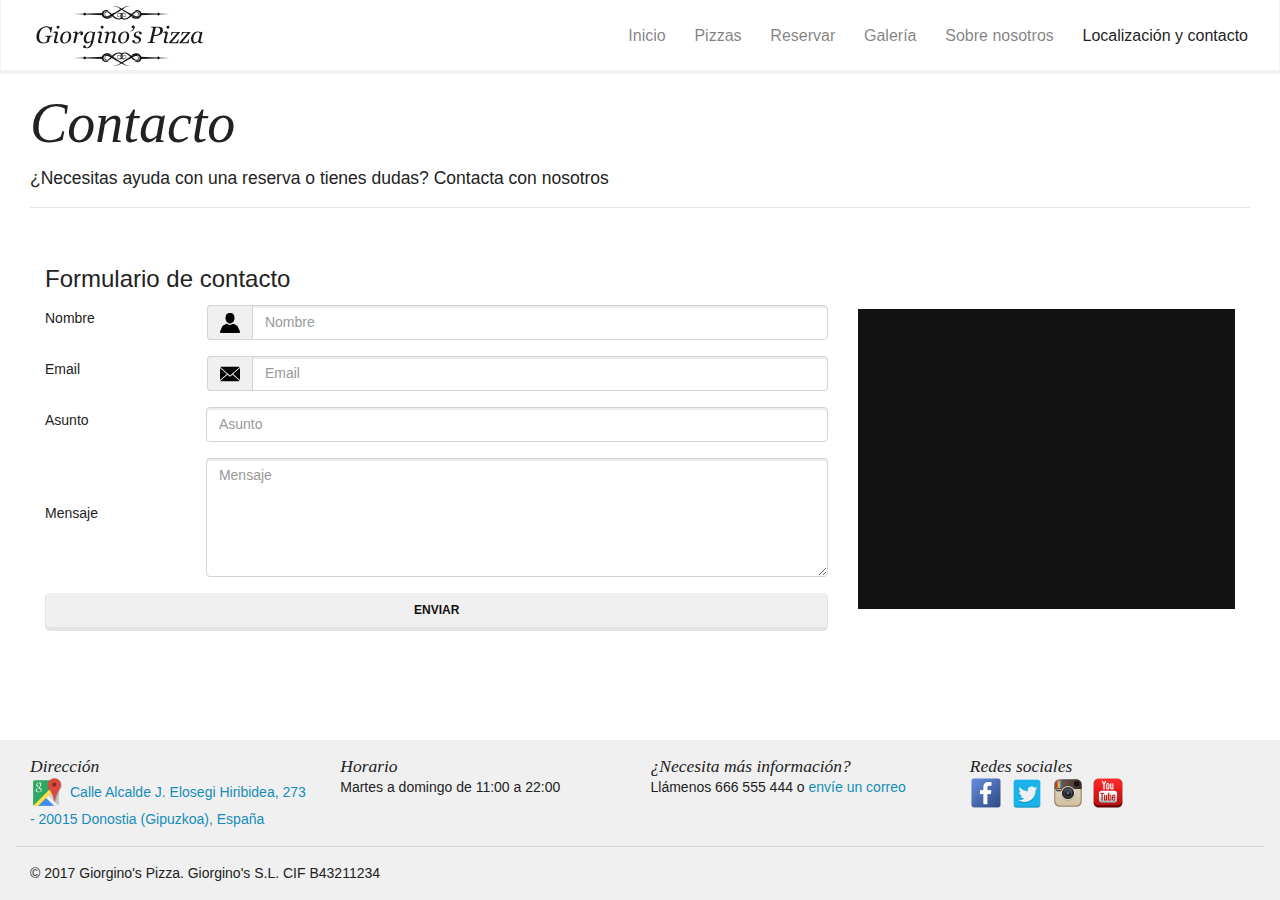
<file: docs/contacto.html>
<!doctype html>
<!--[if lt IE 7]>
<html class="no-js lt-ie9 lt-ie8 lt-ie7" lang="es"> <![endif]-->
<!--[if IE 7]>
<html class="no-js lt-ie9 lt-ie8" lang="es"> <![endif]-->
<!--[if IE 8]>
<html class="no-js lt-ie9" lang="es"> <![endif]-->
<!--[if gt IE 8]><!-->
<html class="no-js" lang="es"> <!--<![endif]-->
<head>
    <meta charset="utf-8">
    <meta http-equiv="X-UA-Compatible" content="IE=edge,chrome=1">
    <title>Giorgino's Pizza</title>
    <meta name="description" content="">
    <meta name="viewport" content="width=device-width, initial-scale=1, shrink-to-fit=no">
    <link rel="apple-touch-icon" href="apple-touch-icon.png">
    <link rel="icon" type="image/png" href="favicon.ico" sizes="16x16">

    <link rel="stylesheet" href="css/bootstrap.min.css">
    <link rel="stylesheet" href="css/bootstrap-theme.min.css">
    <link rel="stylesheet" href="css/main.css">
</head>
<body>
    <!--[if lt IE 9]>
    <p class="browserupgrade">Estás usando un navegador <strong>desactualizado</strong>. Por favor <a href="http://browsehappy.com/">actualiza tu navegador web</a> para mejorar tu experiencia.</p>
    <![endif]-->

<!--
    Barra navegación fija
-->
<nav class="navbar navbar-expand-lg fixed-top navbar-light bg-light navbar-small">
    <div class="container-fluid">
        <a class="navbar-brand d-flex py-0 mr-0" href="index.html">
            <svg class="logo my-auto" xmlns="http://www.w3.org/2000/svg" viewBox="0 0 512 171.5"><polygon points="309 145.2 392.3 148.5 309 151.8 " class="svglogo"/><polygon points="202.2 151.8 118.7 148.5 202.2 145.2 " class="svglogo"/><path d="M280.2 143.6c0 0 0.2-0.2 0.5-0.5 0.3-0.3 0.7-0.9 1.3-1.5 0.3-0.3 0.7-0.6 1-1 0.4-0.4 0.8-0.7 1.3-1.1 1-0.7 2.1-1.5 3.5-2.2 1.4-0.7 3-1.3 4.7-1.7 0.4-0.1 0.9-0.2 1.4-0.2l0.7-0.1 0.2 0 0.1 0 0 0c0.1 0-0.1 0 0.1 0l0 0 0.3 0c0.4 0 0.9 0 1.3 0 0.4 0 1 0.1 1.6 0.1 1.1 0.1 2.1 0.4 3.2 0.6 1 0.4 2.1 0.7 3 1.3 1 0.5 1.9 1.2 2.8 2 0.8 0.8 1.6 1.7 2.2 2.7l0.5 0.7 0.1 0.2 0 0 0.1 0.1 0 0 0 0.1 0.2 0.3c0.2 0.3 0.5 1.1 0.7 1.7 0.4 1.1 0.5 2.3 0.6 3.5 0 1.2-0.2 2.4-0.5 3.5 -0.3 1.1-0.8 2.2-1.4 3.1 -0.6 0.9-1.3 1.8-2.1 2.4 -0.8 0.7-1.7 1.3-2.5 1.6 -1 0.5-1.8 0.8-2.7 1 -0.9 0.2-1.8 0.3-2.6 0.3 -1.6 0-3.1-0.4-4.3-0.8 -1.2-0.4-2.1-1-2.8-1.5 -0.7-0.5-1.2-1-1.5-1.3 -0.3-0.3-0.5-0.5-0.5-0.5s0.2 0.1 0.6 0.3c0.4 0.2 1 0.4 1.8 0.6 0.8 0.2 1.7 0.4 2.8 0.5 1.1 0.1 2.3 0 3.5-0.3 0.6-0.2 1.2-0.3 1.8-0.6 0.6-0.2 1.2-0.6 1.6-0.9 0.6-0.5 1.1-0.9 1.6-1.4 0.4-0.5 0.8-1.1 1.1-1.7 0.6-1.2 0.9-2.6 0.8-4 -0.1-1.4-0.5-2.7-1.4-4 -0.3-0.7-0.9-1.2-1.4-1.7 -0.6-0.4-1.1-1-1.8-1.4 -0.6-0.4-1.3-0.7-2-1 -0.7-0.2-1.5-0.5-2.2-0.6l-0.5-0.1c-0.2 0-0.3-0.1-0.6-0.1 -0.4 0-0.9-0.1-1.3-0.1l-0.3 0 0 0c0.2 0 0.1 0 0.1 0h0 -0.1 -0.1 -0.6c-0.4 0-0.7 0-1.1 0 -1.5 0.1-2.9 0.3-4.2 0.7 -0.7 0.2-1.3 0.3-1.9 0.5 -0.6 0.2-1.2 0.4-1.7 0.6 -0.5 0.2-1 0.4-1.5 0.6 -0.5 0.2-0.9 0.4-1.3 0.6 -0.8 0.3-1.4 0.7-1.8 0.8C280.4 143.5 280.2 143.6 280.2 143.6z" class="svglogo"/><path d="M303.4 145.7c0 0-0.2-0.2-0.6-0.7 -0.2-0.2-0.5-0.4-0.8-0.7 -0.3-0.2-0.7-0.5-1.2-0.7 -0.9-0.5-2-0.8-3.4-0.9 -1.3-0.1-2.9 0.1-4.5 0.6 -0.8 0.2-1.6 0.6-2.4 1 -0.9 0.5-1.7 1-2.7 1.5 -1.8 1.2-3.7 2.2-5.7 3.4 -2.1 1.2-4.2 2.3-6.4 3.5 -2.2 1.1-4.4 2.4-6.7 3.6 -4.4 2.5-8.9 4.9-13 7.2 -2.1 1.1-4.1 2.2-6 3.3 -1.9 1.1-3.8 2.1-5.5 2.8 -1.8 0.8-3.5 1.3-5.2 1.5 -1.6 0.2-3.1 0-4.2-0.3 -0.3-0.1-0.5-0.2-0.8-0.3 -0.2-0.1-0.4-0.2-0.6-0.4 -0.2-0.1-0.4-0.2-0.5-0.3 -0.2-0.1-0.3-0.2-0.4-0.3 -0.5-0.4-0.7-0.6-0.7-0.6l0.3-0.4c0 0 0.3 0.2 0.7 0.5 0.1 0.1 0.2 0.2 0.4 0.3 0.2 0.1 0.3 0.1 0.5 0.2 0.2 0.1 0.4 0.2 0.6 0.3 0.2 0.1 0.5 0.1 0.7 0.2 1 0.2 2.3 0.3 3.7-0.1 1.4-0.3 3-1 4.6-1.9 1.6-0.9 3.3-2 5.1-3.2 1.8-1.2 3.8-2.5 5.7-3.8 4-2.6 8.2-5.4 12.5-8.1 2.1-1.4 4.3-2.8 6.3-4.2 2.1-1.4 4.2-2.7 6.2-3.9 2-1.2 4.2-2.3 6.2-3.3 1-0.4 2.1-0.9 3-1.3 1.1-0.4 2.2-0.6 3.3-0.7 2.1-0.3 4.1-0.1 5.8 0.5 1.7 0.5 3 1.4 3.9 2.3 0.5 0.4 0.8 0.9 1 1.3 0.2 0.4 0.5 0.8 0.6 1.1 0.2 0.6 0.3 0.9 0.3 0.9L303.4 145.7z" class="svglogo"/><path d="M259.3 145.8c0 0 0-0.1-0.1-0.3 -0.1-0.2-0.1-0.5-0.2-0.9 0-0.4 0-1 0.2-1.6 0.2-0.6 0.6-1.2 1.3-1.7 0.6-0.5 1.5-0.8 2.5-0.9 1-0.1 2.1 0.2 3 0.9 0.3 0.2 0.4 0.4 0.6 0.5 0.2 0.2 0.4 0.5 0.6 0.7 0.3 0.5 0.6 1.1 0.7 1.8 0.3 1.3 0 2.7-0.6 4 -0.6 1.3-1.6 2.4-3 3.2l-0.1 0.1 -0.1 0 0 0c0 0-0.2 0.1-0.1 0l-0.2 0.1 -0.5 0.2 -0.5 0.2c-0.2 0.1-0.4 0.1-0.6 0.1 -0.4 0.1-0.8 0.2-1.2 0.2 -0.4 0-0.8 0-1.2 0 -1.6-0.2-3.2-0.8-4.6-1.8 -0.3-0.3-0.7-0.6-1-0.8 -0.3-0.3-0.6-0.7-0.9-1l-0.1-0.1 -0.1-0.1c0-0.1 0 0.1-0.1-0.1l0 0 -0.1-0.3 -0.3-0.5c-0.1-0.2-0.2-0.3-0.3-0.5l-0.3-0.7c-0.2-0.5-0.3-0.9-0.4-1.4 -0.1-0.5-0.2-0.9-0.2-1.4 0-0.5 0-0.9 0-1.4l0.2-1.4c0.4-1.8 1.5-3.6 2.9-4.9 0.3-0.3 0.6-0.5 1-0.8 0.4-0.3 0.8-0.6 1.3-0.8 0.4-0.2 0.8-0.5 1.3-0.6 0.5-0.2 0.9-0.3 1.4-0.5 1.9-0.5 3.8-0.6 5.7-0.4 3.7 0.5 7.1 2 10.1 3.9l0.6 0.4 0.6 0.4 1 0.7 1 0.7 1 0.9c1.3 1.1 2.5 2.3 3.6 3.4 1.1 1.1 2.2 2.2 3.3 3.3 1.1 1.1 2.1 2 3.1 3 1 0.9 2.1 1.7 3.1 2.4 0.5 0.3 1.1 0.6 1.5 0.9l0.2 0.1 0.2 0.1c0.1 0 0.2 0.1 0.3 0.1 0.3 0.1 0.5 0.2 0.8 0.2 1 0.3 2 0.3 2.9 0.2 0.9-0.2 1.7-0.5 2.3-1.1 0.6-0.5 1-1.2 1.2-1.9 0.2-0.7 0.2-1.4 0-2 -0.1-0.6-0.4-1.1-0.7-1.6 -0.3-0.4-0.6-0.7-0.9-0.9 -0.6-0.4-1-0.5-1-0.5l0.1-0.4c0 0 0.5 0 1.3 0.2 0.8 0.3 2 1.1 2.7 2.6 0.3 0.8 0.6 1.7 0.5 2.8 -0.1 1.1-0.6 2.3-1.3 3.2 -0.8 1-2 1.8-3.3 2.2 -1.3 0.4-2.8 0.5-4.3 0.3 -3.1-0.4-5.6-2.1-8.1-3.9 -1.2-0.9-2.4-2-3.5-3 -1.1-1-2.2-2.2-3.4-3.3 -1.1-1.1-2.2-2.2-3.3-3.3l-0.8-0.8 -0.9-0.8 -0.9-0.8 -0.2-0.2 -0.1-0.1 -0.1-0.1 0 0c0 0 0.1 0.1 0 0l-0.5-0.3c-2.4-1.8-5.3-3.3-8.3-3.8 -3-0.5-6 0-8.2 2 -1 0.9-1.8 2-2.2 3.4 -0.4 1.3-0.3 2.8 0 4 0.4 1.3 1.2 2.5 2.2 3.3 1 0.8 2.3 1.4 3.5 1.6 0.3 0 0.6 0.1 0.9 0.1 0.3 0 0.6 0 0.9-0.1 0.1 0 0.3 0 0.4 0l0.5-0.1 0.5-0.1 0.2-0.1c0.1 0-0.1 0-0.1 0l0 0 0 0 0.1 0c1.1-0.5 1.9-1.3 2.5-2.3 0.5-1 0.8-2.1 0.6-3.1 -0.1-0.5-0.3-0.9-0.5-1.4 -0.1-0.2-0.2-0.4-0.4-0.5l-0.3-0.3 -0.1-0.1 0 0c0 0 0 0 0 0l0 0 -0.1-0.1c-1.4-1.2-3.3-1-4.4-0.3 -0.6 0.4-0.9 0.8-1.2 1.3 -0.2 0.5-0.3 0.9-0.3 1.3 0 0.2 0 0.3 0 0.5 0 0.1 0.1 0.3 0.1 0.4 0 0.2 0.1 0.3 0.1 0.3L259.3 145.8z" class="svglogo"/><path d="M229.5 143.6c0 0-0.2-0.1-0.6-0.3 -0.4-0.2-1-0.5-1.8-0.8 -0.4-0.2-0.8-0.4-1.3-0.6 -0.5-0.2-1-0.4-1.5-0.6 -0.5-0.2-1.1-0.4-1.7-0.6 -0.6-0.2-1.2-0.4-1.9-0.5 -1.3-0.3-2.7-0.5-4.2-0.6 -0.4 0-0.7 0-1.1 0h-0.6 -0.1 -0.1 0c0 0-0.1 0 0.1 0l0 0 -0.3 0c-0.4 0-0.9 0.1-1.3 0.1 -0.2 0-0.4 0.1-0.6 0.1l-0.5 0.1c-0.7 0.1-1.4 0.4-2.2 0.6 -0.7 0.4-1.4 0.6-2 1 -0.7 0.4-1.2 0.9-1.8 1.4 -0.5 0.6-1 1.1-1.4 1.7 -0.9 1.2-1.3 2.6-1.4 4 -0.1 1.4 0.2 2.8 0.8 4 0.3 0.6 0.7 1.2 1.1 1.7 0.4 0.5 0.9 0.9 1.6 1.4 0.4 0.3 1.1 0.7 1.6 0.9 0.6 0.3 1.2 0.5 1.8 0.6 1.2 0.3 2.4 0.3 3.5 0.3 1.1-0.1 2-0.3 2.8-0.5 0.8-0.2 1.4-0.4 1.8-0.6 0.4-0.2 0.6-0.3 0.6-0.3s-0.2 0.2-0.5 0.5c-0.3 0.3-0.8 0.8-1.5 1.3 -0.7 0.5-1.6 1.1-2.8 1.5 -1.2 0.5-2.6 0.8-4.3 0.8 -0.8 0-1.7-0.1-2.6-0.3 -0.9-0.2-1.8-0.5-2.7-1 -0.8-0.4-1.7-0.9-2.5-1.6 -0.8-0.7-1.5-1.5-2.1-2.4 -0.6-0.9-1.1-2-1.4-3.1 -0.3-1.1-0.5-2.3-0.5-3.5 0-1.2 0.2-2.4 0.6-3.5 0.2-0.6 0.5-1.3 0.7-1.7l0.2-0.3 0-0.1 0 0 0.1-0.1 0 0 0.1-0.2 0.5-0.7c0.6-1 1.4-1.8 2.2-2.7 0.9-0.7 1.8-1.5 2.8-2 1-0.6 2-0.9 3-1.3 1.1-0.2 2-0.5 3.2-0.6 0.5 0 1.1-0.1 1.6-0.1 0.4 0 0.9 0 1.3 0l0.3 0 0 0c0.2 0 0.1 0 0.1 0l0 0 0.1 0 0.2 0 0.7 0.1c0.5 0.1 0.9 0.1 1.4 0.2 1.8 0.4 3.4 1 4.7 1.7 1.4 0.7 2.5 1.5 3.5 2.2 0.5 0.4 0.9 0.7 1.3 1.1 0.4 0.4 0.7 0.7 1 1 0.6 0.6 1 1.1 1.3 1.5C229.4 143.4 229.5 143.6 229.5 143.6z" class="svglogo"/><path d="M205.9 145.5c0 0 0.1-0.3 0.3-0.9 0.1-0.3 0.3-0.6 0.6-1.1 0.3-0.4 0.6-0.9 1-1.3 0.9-0.9 2.2-1.8 3.9-2.3 1.7-0.5 3.7-0.7 5.8-0.5 1.1 0.2 2.2 0.4 3.3 0.7l0.1 0 0.2 0.1 0.2 0.1 0.4 0.2c0.2 0.1 0.5 0.2 0.7 0.3 0.5 0.2 1 0.4 1.5 0.6 2 1 4.2 2.1 6.2 3.3 2.1 1.2 4.1 2.5 6.2 3.9 2.1 1.4 4.2 2.8 6.3 4.2 4.3 2.7 8.5 5.5 12.5 8.1 2 1.3 3.9 2.5 5.7 3.8 1.8 1.2 3.5 2.4 5.1 3.2 1.6 0.9 3.2 1.5 4.6 1.9 1.4 0.3 2.7 0.3 3.7 0.1 0.3-0.1 0.5-0.1 0.7-0.2 0.2-0.1 0.4-0.2 0.6-0.3 0.2-0.1 0.4-0.2 0.5-0.2 0.2-0.1 0.3-0.2 0.4-0.3 0.5-0.3 0.7-0.5 0.7-0.5l0.3 0.4c0 0-0.3 0.2-0.7 0.6 -0.1 0.1-0.2 0.2-0.4 0.3 -0.2 0.1-0.3 0.2-0.5 0.3 -0.2 0.1-0.4 0.2-0.6 0.4 -0.2 0.1-0.5 0.2-0.8 0.3 -1.1 0.4-2.6 0.6-4.2 0.3 -1.6-0.2-3.4-0.8-5.2-1.5 -1.8-0.8-3.6-1.8-5.6-2.8 -1.9-1-3.9-2.1-6-3.3 -4.2-2.3-8.6-4.8-13-7.2 -2.2-1.2-4.4-2.4-6.7-3.6 -2.2-1.2-4.4-2.3-6.4-3.5 -2.1-1.2-3.9-2.3-5.7-3.4 -0.9-0.5-1.8-1-2.7-1.5 -0.8-0.4-1.6-0.7-2.4-1 -1.6-0.5-3.2-0.7-4.5-0.6 -1.4 0.1-2.5 0.4-3.4 0.9 -0.5 0.2-0.8 0.5-1.2 0.7 -0.3 0.3-0.6 0.5-0.8 0.7 -0.4 0.4-0.6 0.7-0.6 0.7L205.9 145.5z" class="svglogo"/><path d="M250 145.7c0 0 0-0.1 0.1-0.3 0-0.1 0-0.2 0.1-0.4 0-0.1 0-0.3 0-0.5 0-0.4-0.1-0.8-0.3-1.3 -0.2-0.5-0.6-1-1.2-1.3 -1.1-0.7-3-0.9-4.4 0.3l-0.1 0.1 0 0c0 0 0 0 0 0l0 0 -0.1 0.1 -0.3 0.3c-0.2 0.2-0.3 0.4-0.4 0.5 -0.2 0.4-0.4 0.9-0.5 1.4 -0.2 1 0.1 2.1 0.6 3.1 0.6 1 1.4 1.8 2.5 2.3l0.1 0 0 0 0 0c-0.2-0.1 0 0 0 0l0.2 0.1 0.5 0.1 0.5 0.1c0.2 0 0.3 0 0.4 0 0.3 0 0.6 0.1 0.9 0.1 0.3 0 0.6-0.1 0.9-0.1 1.2-0.2 2.5-0.8 3.5-1.6 1-0.8 1.8-2 2.2-3.3 0.3-1.2 0.4-2.7 0-4 -0.4-1.3-1.2-2.5-2.2-3.4 -2.2-2-5.2-2.5-8.2-2 -3 0.5-5.9 2-8.3 3.8l-0.5 0.3c-0.1 0.1 0.1 0 0 0l0 0 -0.1 0.1 -0.1 0.1 -0.2 0.2 -0.9 0.8 -0.9 0.8 -0.8 0.8c-1.1 1-2.2 2.2-3.3 3.3 -1.1 1.1-2.2 2.2-3.4 3.3 -1.1 1.1-2.3 2.1-3.5 3 -2.5 1.8-5 3.5-8.1 3.9 -1.5 0.2-2.9 0.1-4.3-0.3 -1.3-0.4-2.5-1.2-3.3-2.2 -0.8-1-1.3-2.1-1.3-3.2 -0.1-1.1 0.2-2 0.5-2.8 0.7-1.6 1.9-2.4 2.7-2.6 0.8-0.3 1.3-0.2 1.3-0.2l0.1 0.4c0 0-0.4 0.1-1 0.5 -0.3 0.2-0.6 0.5-0.9 0.9 -0.3 0.4-0.5 0.9-0.7 1.6 -0.1 0.6-0.1 1.3 0 2 0.2 0.7 0.6 1.3 1.2 1.9 0.6 0.5 1.4 0.9 2.3 1.1 0.9 0.1 1.9 0.1 2.9-0.2 0.3-0.1 0.5-0.1 0.8-0.2 0.1 0 0.2-0.1 0.3-0.1l0.2-0.1 0.2-0.1c0.5-0.2 1-0.6 1.5-0.9 1-0.7 2.1-1.5 3.1-2.4 1-0.9 2.1-1.9 3.1-3 1.1-1.1 2.2-2.2 3.3-3.3 1.2-1.1 2.3-2.2 3.6-3.4l1-0.9 1-0.7 1-0.7 0.6-0.4 0.6-0.4c3-1.9 6.4-3.5 10.1-3.9 1.9-0.2 3.8-0.2 5.7 0.4 0.5 0.1 0.9 0.3 1.4 0.5 0.4 0.2 0.9 0.4 1.3 0.6 0.4 0.2 0.8 0.5 1.3 0.8 0.5 0.3 0.7 0.6 1 0.8 1.4 1.3 2.5 3 2.9 4.9l0.2 1.4c0 0.5 0 0.9 0 1.4 0 0.5-0.1 0.9-0.2 1.4 0 0.4-0.2 0.9-0.4 1.4l-0.3 0.7c-0.1 0.2-0.2 0.4-0.3 0.5l-0.3 0.5 -0.1 0.3 0 0c-0.1 0.2 0 0.1-0.1 0.1l-0.1 0.1 -0.1 0.1c-0.3 0.3-0.6 0.7-0.9 1 -0.3 0.3-0.7 0.6-1 0.8 -1.4 1-3 1.6-4.6 1.8 -0.4 0-0.8 0-1.2 0 -0.4 0-0.8-0.1-1.2-0.2 -0.2 0-0.4-0.1-0.6-0.1l-0.5-0.2 -0.5-0.2 -0.2-0.1 -0.1 0 0 0 -0.1 0 -0.1-0.1c-1.4-0.7-2.4-1.9-3-3.2 -0.6-1.3-0.9-2.7-0.6-4 0.1-0.7 0.4-1.2 0.7-1.8 0.2-0.2 0.4-0.5 0.6-0.7 0.2-0.2 0.3-0.3 0.6-0.5 0.9-0.7 2-1 3-0.9 1 0 1.9 0.4 2.5 0.9 0.6 0.5 1.1 1.1 1.3 1.7 0.2 0.6 0.3 1.1 0.2 1.6 0 0.4-0.1 0.7-0.2 0.9 -0.1 0.2-0.1 0.3-0.1 0.3L250 145.7z" class="svglogo"/><rect x="146.3" y="145.2" transform="matrix(0.707 0.7072 -0.7072 0.707 148.8242 -62.3069)" width="6.6" height="6.6" class="svglogo"/><rect x="356.8" y="145.2" transform="matrix(-0.707 0.7073 -0.7073 -0.707 719.7075 -1.2952)" width="6.6" height="6.6" class="svglogo"/><polygon points="309.1 19.9 392.5 23.2 309.1 26.5 " class="svglogo"/><polygon points="202.1 26.5 118.5 23.2 202.1 19.9 " class="svglogo"/><path d="M280.2 28.1c0 0 0.2 0.1 0.6 0.3 0.4 0.2 1 0.5 1.8 0.8 0.4 0.2 0.8 0.4 1.3 0.6 0.5 0.2 1 0.4 1.5 0.6 0.5 0.2 1.1 0.4 1.7 0.6 0.6 0.2 1.2 0.4 1.9 0.5 1.3 0.3 2.7 0.5 4.2 0.7 0.4 0 0.7 0 1.1 0h0.6 0.1l0.1 0h0c0 0 0.1 0-0.1 0l0 0 0.3 0c0.4 0 0.9-0.1 1.3-0.1 0.2 0 0.4-0.1 0.6-0.1l0.5-0.1c0.7-0.1 1.4-0.4 2.2-0.6 0.7-0.4 1.4-0.6 2-1 0.7-0.3 1.2-0.9 1.8-1.4 0.5-0.6 1-1.1 1.4-1.7 0.9-1.2 1.3-2.6 1.4-4 0.1-1.4-0.2-2.8-0.8-4 -0.3-0.6-0.7-1.2-1.1-1.7 -0.4-0.5-0.9-0.9-1.6-1.4 -0.4-0.3-1.1-0.7-1.6-0.9 -0.6-0.3-1.2-0.5-1.8-0.6 -1.2-0.3-2.4-0.3-3.5-0.3 -1.1 0.1-2 0.3-2.8 0.5 -0.8 0.2-1.4 0.4-1.8 0.6 -0.4 0.2-0.6 0.3-0.6 0.3s0.2-0.2 0.5-0.5c0.3-0.3 0.8-0.8 1.5-1.3 0.7-0.5 1.6-1.1 2.8-1.5 1.2-0.4 2.6-0.8 4.3-0.8 0.8 0 1.7 0.1 2.6 0.3 0.9 0.2 1.8 0.5 2.7 1 0.8 0.4 1.7 1 2.5 1.6 0.8 0.7 1.5 1.5 2.2 2.4 0.6 0.9 1.1 2 1.4 3.1 0.3 1.1 0.5 2.3 0.5 3.5 0 1.2-0.2 2.4-0.6 3.5 -0.2 0.6-0.5 1.3-0.7 1.7l-0.2 0.3 0 0.1 0 0 -0.1 0.1 0 0 -0.1 0.2 -0.5 0.7c-0.6 1-1.4 1.8-2.2 2.7 -0.9 0.7-1.8 1.5-2.8 2 -1 0.6-2 0.9-3 1.3 -1.1 0.2-2 0.5-3.2 0.6 -0.5 0-1.1 0.1-1.6 0.1 -0.4 0-0.9 0-1.3 0l-0.3 0 0 0c-0.2 0-0.1 0-0.1 0l0 0 -0.1 0 -0.2 0 -0.7-0.1c-0.5-0.1-0.9-0.1-1.4-0.2 -1.8-0.4-3.4-1-4.7-1.7 -1.4-0.7-2.5-1.5-3.5-2.2 -0.5-0.4-0.9-0.7-1.3-1.1 -0.4-0.4-0.7-0.7-1-1 -0.6-0.6-1-1.1-1.3-1.5C280.4 28.3 280.2 28.1 280.2 28.1z" class="svglogo"/><path d="M303.9 26.2c0 0-0.1 0.3-0.3 0.9 -0.1 0.3-0.3 0.6-0.6 1.1 -0.3 0.4-0.6 0.9-1 1.3 -0.9 0.9-2.2 1.8-3.9 2.3 -1.7 0.5-3.7 0.7-5.8 0.5 -1.1-0.2-2.2-0.4-3.3-0.7l-0.1 0 -0.2-0.1 -0.2-0.1 -0.4-0.2c-0.2-0.1-0.5-0.2-0.7-0.3 -0.5-0.2-1-0.4-1.5-0.6 -2-1-4.2-2.1-6.2-3.3 -2.1-1.2-4.2-2.5-6.2-3.9 -2.1-1.4-4.2-2.8-6.4-4.2 -4.3-2.8-8.6-5.5-12.5-8.1 -2-1.3-3.9-2.5-5.7-3.8 -1.8-1.2-3.5-2.4-5.1-3.2 -1.6-0.9-3.2-1.5-4.6-1.9 -1.4-0.3-2.7-0.3-3.8-0.1 -0.3 0.1-0.5 0.1-0.7 0.2 -0.2 0.1-0.4 0.2-0.6 0.3 -0.2 0.1-0.4 0.2-0.5 0.2 -0.2 0.1-0.3 0.2-0.4 0.3 -0.5 0.3-0.7 0.5-0.7 0.5l-0.3-0.4c0 0 0.3-0.2 0.7-0.6 0.1-0.1 0.2-0.2 0.4-0.3 0.2-0.1 0.3-0.2 0.5-0.3 0.2-0.1 0.4-0.2 0.6-0.4 0.2-0.1 0.5-0.2 0.8-0.3 1.1-0.4 2.6-0.6 4.2-0.3 1.6 0.2 3.4 0.8 5.2 1.5 1.8 0.8 3.7 1.8 5.6 2.8 1.9 1 3.9 2.2 6 3.3 4.2 2.3 8.6 4.8 13.1 7.2 2.2 1.2 4.5 2.4 6.7 3.6 2.2 1.2 4.4 2.3 6.4 3.5 2.1 1.2 3.9 2.3 5.7 3.4 0.9 0.5 1.8 1 2.7 1.5 0.8 0.4 1.6 0.7 2.4 1 1.6 0.5 3.2 0.7 4.5 0.6 1.4-0.1 2.5-0.4 3.4-0.9 0.5-0.2 0.8-0.5 1.2-0.7 0.3-0.3 0.6-0.5 0.8-0.7 0.4-0.4 0.6-0.7 0.6-0.7L303.9 26.2z" class="svglogo"/><path d="M259.7 25.9c0 0 0 0.1-0.1 0.3 0 0.1 0 0.2-0.1 0.4 0 0.1 0 0.3 0 0.5 0 0.4 0.1 0.8 0.3 1.3 0.2 0.5 0.6 1 1.2 1.3 1.1 0.7 3 0.9 4.4-0.3l0.1 0 0 0c0 0 0 0 0 0l0 0 0.1-0.1 0.3-0.3c0.2-0.2 0.3-0.4 0.4-0.5 0.2-0.4 0.4-0.9 0.5-1.4 0.2-1-0.1-2.1-0.6-3.1 -0.6-1-1.4-1.8-2.5-2.3l-0.1 0 0 0 0 0c0 0 0.1 0.1 0.1 0l-0.2-0.1 -0.5-0.1 -0.5-0.1c-0.2 0-0.3 0-0.4 0 -0.3 0-0.6-0.1-0.9-0.1 -0.3 0-0.6 0.1-0.9 0.1 -1.3 0.2-2.5 0.8-3.5 1.6 -1 0.8-1.8 2-2.2 3.3 -0.3 1.2-0.4 2.7 0 4 0.4 1.3 1.2 2.5 2.2 3.4 2.2 2 5.2 2.5 8.2 2 3-0.5 5.9-2 8.3-3.8l0.5-0.3c0.1 0-0.1 0 0 0l0 0 0.1-0.1 0.1-0.1 0.2-0.2 0.9-0.8 0.9-0.8 0.8-0.8c1.1-1 2.2-2.2 3.3-3.3 1.1-1.1 2.3-2.2 3.4-3.3 1.1-1.1 2.3-2.1 3.5-3 2.5-1.8 5-3.5 8.1-3.9 1.5-0.2 2.9-0.1 4.3 0.3 1.3 0.4 2.5 1.2 3.3 2.2 0.8 1 1.3 2.1 1.3 3.2 0.1 1.1-0.2 2-0.5 2.8 -0.7 1.6-1.9 2.4-2.7 2.6 -0.8 0.3-1.3 0.2-1.3 0.2l-0.1-0.4c0 0 0.4-0.1 1-0.5 0.3-0.2 0.6-0.5 0.9-0.9 0.3-0.4 0.5-0.9 0.7-1.6 0.1-0.6 0.1-1.3 0-2 -0.2-0.7-0.6-1.3-1.2-1.9 -0.6-0.5-1.4-0.9-2.3-1.1 -0.9-0.1-1.9-0.1-2.9 0.2 -0.3 0.1-0.5 0.1-0.8 0.2 -0.1 0-0.2 0.1-0.3 0.1l-0.2 0.1 -0.2 0.1c-0.5 0.2-1 0.6-1.6 0.9 -1 0.7-2.1 1.5-3.1 2.4 -1 0.9-2.1 1.9-3.1 3 -1.1 1.1-2.2 2.2-3.3 3.3 -1.2 1.1-2.3 2.2-3.7 3.4l-1 0.9 -1 0.7 -1 0.7 -0.6 0.4 -0.6 0.4c-3 1.9-6.4 3.5-10.1 3.9 -1.9 0.2-3.8 0.2-5.7-0.4 -0.5-0.1-0.9-0.3-1.4-0.5 -0.4-0.2-0.9-0.4-1.3-0.6 -0.4-0.2-0.8-0.5-1.3-0.8 -0.5-0.3-0.7-0.6-1-0.8 -1.4-1.3-2.5-3.1-2.9-4.9l-0.2-1.4c0-0.5 0-0.9 0-1.4 0-0.5 0.1-0.9 0.2-1.4 0-0.4 0.2-0.9 0.4-1.4l0.3-0.7c0.1-0.2 0.2-0.4 0.3-0.5l0.3-0.5 0.1-0.3 0 0c0.1-0.2 0-0.1 0.1-0.1l0.1-0.1 0.1-0.1c0.3-0.3 0.6-0.7 0.9-1 0.3-0.3 0.7-0.6 1-0.8 1.4-1 3-1.7 4.6-1.8 0.4 0 0.8 0 1.2 0 0.4 0 0.8 0.1 1.3 0.2 0.2 0 0.4 0.1 0.6 0.1l0.5 0.2 0.5 0.2 0.2 0.1c-0.1 0 0.1 0 0.1 0l0 0 0.1 0 0.1 0.1c1.4 0.7 2.4 1.9 3.1 3.2 0.6 1.3 0.9 2.7 0.6 4 -0.1 0.7-0.4 1.2-0.7 1.8 -0.2 0.2-0.4 0.5-0.6 0.7 -0.2 0.2-0.3 0.3-0.6 0.5 -0.9 0.7-2 1-3 0.9 -1 0-1.9-0.4-2.5-0.9 -0.6-0.5-1.1-1.1-1.3-1.7 -0.2-0.6-0.3-1.1-0.2-1.6 0-0.4 0.1-0.7 0.2-0.9 0.1-0.2 0.1-0.3 0.1-0.3L259.7 25.9z" class="svglogo"/><path d="M229.5 28.1c0 0-0.2 0.2-0.5 0.5 -0.3 0.3-0.7 0.9-1.3 1.5 -0.3 0.3-0.7 0.6-1 1 -0.4 0.4-0.8 0.7-1.3 1.1 -1 0.7-2.1 1.5-3.5 2.2 -1.4 0.7-3 1.3-4.7 1.8 -0.4 0.1-0.9 0.2-1.4 0.2l-0.7 0.1 -0.2 0 -0.1 0 0 0c-0.1 0 0.1 0-0.1 0l0 0 -0.3 0c-0.4 0-0.9 0-1.3 0 -0.4 0-1-0.1-1.6-0.1 -1.1-0.1-2.1-0.4-3.2-0.6 -1-0.4-2.1-0.7-3-1.3 -1-0.5-1.9-1.2-2.8-2 -0.8-0.8-1.6-1.7-2.2-2.7l-0.5-0.7 -0.1-0.2 0 0 -0.1-0.1 0 0 0-0.1 -0.2-0.3c-0.2-0.3-0.5-1.1-0.7-1.7 -0.4-1.1-0.5-2.3-0.6-3.5 0-1.2 0.2-2.4 0.5-3.5 0.3-1.1 0.8-2.2 1.4-3.1 0.6-0.9 1.3-1.8 2.2-2.4 0.8-0.7 1.7-1.3 2.5-1.6 1-0.5 1.8-0.8 2.7-1 0.9-0.2 1.8-0.3 2.6-0.3 1.6 0 3.1 0.4 4.3 0.8 1.2 0.4 2.1 1 2.8 1.5 0.7 0.5 1.2 1 1.5 1.3 0.3 0.3 0.5 0.5 0.5 0.5s-0.2-0.1-0.6-0.3c-0.4-0.2-1-0.4-1.8-0.6 -0.8-0.2-1.7-0.4-2.8-0.5 -1.1-0.1-2.3 0-3.5 0.3 -0.6 0.2-1.2 0.3-1.8 0.6 -0.6 0.2-1.2 0.6-1.6 0.9 -0.6 0.5-1.1 0.9-1.6 1.4 -0.4 0.5-0.8 1.1-1.1 1.7 -0.6 1.2-0.9 2.6-0.8 4 0.1 1.4 0.5 2.7 1.4 4 0.3 0.7 0.9 1.2 1.4 1.7 0.6 0.4 1.1 1 1.8 1.4 0.6 0.4 1.3 0.7 2 1.1 0.7 0.2 1.5 0.5 2.2 0.6l0.5 0.1c0.2 0 0.3 0.1 0.6 0.1 0.4 0 0.9 0.1 1.3 0.1l0.3 0 0 0c-0.2 0-0.1 0-0.1 0h0l0.1 0h0.1 0.6c0.4 0 0.7 0 1.1 0 1.5-0.1 2.9-0.3 4.2-0.7 0.7-0.2 1.3-0.3 1.9-0.5 0.6-0.2 1.2-0.4 1.7-0.6 0.5-0.2 1-0.4 1.5-0.6 0.5-0.2 0.9-0.4 1.3-0.6 0.8-0.3 1.4-0.7 1.8-0.8C229.3 28.2 229.5 28.1 229.5 28.1z" class="svglogo"/><path d="M206.2 26c0 0 0.2 0.2 0.6 0.7 0.2 0.2 0.5 0.4 0.8 0.7 0.3 0.2 0.7 0.5 1.2 0.7 0.9 0.5 2 0.8 3.4 0.9 1.3 0.1 2.9-0.1 4.5-0.6 0.8-0.2 1.6-0.6 2.4-1 0.9-0.5 1.8-1 2.7-1.5 1.8-1.2 3.7-2.2 5.7-3.4 2.1-1.2 4.2-2.3 6.4-3.5 2.2-1.2 4.4-2.4 6.7-3.6 4.4-2.5 8.9-4.9 13.1-7.2 2.1-1.1 4.1-2.2 6-3.3 1.9-1.1 3.8-2.1 5.6-2.8 1.8-0.8 3.5-1.3 5.2-1.5 1.6-0.2 3.1 0 4.2 0.3 0.3 0.1 0.5 0.2 0.8 0.3 0.2 0.1 0.4 0.2 0.6 0.4 0.2 0.1 0.4 0.2 0.5 0.3 0.2 0.1 0.3 0.2 0.4 0.3 0.5 0.4 0.7 0.6 0.7 0.6l-0.3 0.4c0 0-0.3-0.2-0.7-0.5 -0.1-0.1-0.2-0.2-0.4-0.3 -0.2-0.1-0.3-0.1-0.5-0.2 -0.2-0.1-0.4-0.2-0.6-0.3 -0.2-0.1-0.5-0.1-0.7-0.2 -1-0.2-2.3-0.3-3.8 0.1 -1.4 0.3-3 1-4.6 1.9 -1.6 0.9-3.3 2-5.1 3.2 -1.8 1.2-3.8 2.5-5.7 3.8 -4 2.6-8.3 5.4-12.5 8.1 -2.1 1.4-4.3 2.8-6.4 4.2 -2.1 1.4-4.2 2.7-6.2 3.9 -2 1.2-4.2 2.3-6.2 3.3 -0.5 0.2-1 0.4-1.5 0.6 -0.2 0.1-0.5 0.2-0.7 0.3l-0.4 0.2 -0.2 0.1 -0.2 0.1 -0.1 0c-1.1 0.4-2.2 0.6-3.3 0.8 -2.1 0.3-4.1 0.1-5.8-0.5 -1.7-0.5-3-1.4-3.9-2.3 -0.5-0.4-0.8-0.9-1-1.3 -0.2-0.4-0.5-0.8-0.6-1.1 -0.2-0.6-0.3-0.9-0.3-0.9L206.2 26z" class="svglogo"/><path d="M250.4 25.8c0 0 0 0.1 0.1 0.3 0.1 0.2 0.1 0.5 0.2 0.9 0 0.4 0 1-0.2 1.6 -0.2 0.6-0.6 1.2-1.3 1.7 -0.6 0.5-1.5 0.8-2.5 0.9 -1 0.1-2.1-0.2-3-0.9 -0.3-0.2-0.4-0.4-0.6-0.5 -0.2-0.2-0.4-0.5-0.6-0.7 -0.3-0.5-0.6-1.1-0.7-1.8 -0.3-1.3 0-2.7 0.6-4 0.6-1.3 1.6-2.4 3.1-3.2l0.1-0.1 0.1 0 0 0 0.1 0 0.2-0.1 0.5-0.2 0.5-0.2c0.2-0.1 0.4-0.1 0.6-0.1 0.4-0.1 0.8-0.2 1.3-0.2 0.4 0 0.8 0 1.2 0 1.6 0.2 3.2 0.8 4.6 1.8 0.3 0.3 0.7 0.6 1 0.8 0.3 0.3 0.6 0.7 0.9 1l0.1 0.1 0.1 0.1c0 0.1 0-0.1 0.1 0.1l0 0 0.1 0.3 0.3 0.5c0.1 0.2 0.2 0.3 0.3 0.5l0.3 0.7c0.2 0.5 0.3 0.9 0.4 1.4 0.1 0.5 0.2 0.9 0.2 1.4 0 0.5 0 0.9 0 1.4l-0.2 1.4c-0.4 1.8-1.5 3.6-2.9 4.9 -0.3 0.3-0.6 0.6-1 0.8 -0.4 0.3-0.8 0.6-1.3 0.8 -0.4 0.2-0.8 0.5-1.3 0.6 -0.5 0.2-0.9 0.3-1.4 0.5 -1.9 0.5-3.8 0.6-5.7 0.4 -3.7-0.5-7.1-2-10.1-3.9l-0.6-0.4 -0.6-0.4 -1-0.7 -1-0.7 -1-0.9c-1.3-1.1-2.5-2.3-3.7-3.4 -1.1-1.1-2.2-2.2-3.3-3.3 -1.1-1.1-2.1-2-3.1-3 -1-0.9-2.1-1.7-3.1-2.4 -0.5-0.3-1.1-0.6-1.6-0.9l-0.2-0.1 -0.2-0.1c-0.1 0-0.2-0.1-0.3-0.1 -0.3-0.1-0.5-0.2-0.8-0.2 -1-0.3-2-0.3-2.9-0.2 -0.9 0.2-1.7 0.5-2.3 1.1 -0.6 0.5-1 1.2-1.2 1.9 -0.2 0.7-0.2 1.4 0 2 0.1 0.6 0.4 1.1 0.7 1.6 0.3 0.4 0.6 0.7 0.9 0.9 0.6 0.4 1 0.5 1 0.5l-0.1 0.4c0 0-0.5 0-1.3-0.2 -0.8-0.3-2-1.1-2.7-2.6 -0.3-0.8-0.6-1.7-0.5-2.8 0.1-1.1 0.6-2.3 1.3-3.2 0.8-1 2-1.8 3.3-2.2 1.3-0.4 2.8-0.5 4.3-0.3 3.1 0.4 5.6 2.1 8.1 3.9 1.2 0.9 2.4 2 3.5 3 1.1 1 2.2 2.2 3.4 3.3 1.1 1.1 2.2 2.3 3.3 3.3l0.8 0.8 0.9 0.8 0.9 0.8 0.2 0.2 0.1 0.1 0.1 0.1 0 0c0 0-0.1-0.1 0 0l0.5 0.3c2.5 1.8 5.4 3.3 8.3 3.8 3 0.5 6 0 8.2-2 1-0.9 1.8-2 2.2-3.4 0.4-1.3 0.3-2.8 0-4 -0.4-1.3-1.2-2.5-2.2-3.3 -1-0.8-2.3-1.4-3.5-1.6 -0.3 0-0.6-0.1-0.9-0.1 -0.3 0-0.6 0-0.9 0.1 -0.1 0-0.3 0-0.4 0l-0.5 0.1 -0.5 0.1 -0.2 0.1c0 0-0.1 0 0.1 0l0 0 0 0 -0.1 0c-1.1 0.5-1.9 1.3-2.5 2.3 -0.5 1-0.8 2.1-0.6 3.1 0.1 0.5 0.3 0.9 0.5 1.4 0.1 0.2 0.2 0.4 0.4 0.5l0.3 0.3 0.1 0.1 0 0c0 0 0 0 0 0l0 0 0.1 0.1c1.4 1.2 3.3 1 4.4 0.3 0.6-0.4 0.9-0.9 1.2-1.3 0.2-0.5 0.3-0.9 0.3-1.3 0-0.2 0-0.3 0-0.5 0-0.1-0.1-0.3-0.1-0.4 0-0.2-0.1-0.3-0.1-0.3L250.4 25.8z" class="svglogo"/><rect x="146.2" y="19.9" transform="matrix(0.7072 -0.707 0.707 0.7072 27.3444 112.4602)" width="6.6" height="6.6" class="svglogo"/><rect x="357" y="19.9" transform="matrix(-0.7071 -0.7071 0.7071 -0.7071 598.6389 294.3809)" width="6.6" height="6.6" class="svglogo"/><path d="M30 107.1c-2.6 0-5.1-0.4-7.3-1.3 -2.3-0.8-4.2-2.1-5.9-3.7 -1.7-1.6-3-3.6-4-5.9 -1-2.3-1.4-5-1.4-8 0-4.2 0.7-8.2 2.2-11.8s3.5-6.8 6.1-9.5c2.5-2.7 5.5-4.8 9-6.4 3.4-1.5 7.1-2.3 10.9-2.3 3 0 5.6 0.4 7.8 1 2.2 0.7 3.9 1.5 5.1 2.3l1.8-2.2h2.6L53.4 75.6h-2.7c0-1.8-0.2-3.6-0.5-5.4 -0.3-1.8-0.8-3.3-1.6-4.8 -0.9-1.4-2-2.6-3.5-3.4 -1.5-0.8-3.6-1.3-6.3-1.3 -2.7 0-5.3 0.7-7.7 2.1 -2.4 1.4-4.5 3.4-6.3 5.9 -1.8 2.4-3.2 5.4-4.2 8.8 -1 3.4-1.5 7.1-1.5 11 0 4.9 1.2 8.7 3.5 11.5 2.3 2.8 5.5 4.2 9.5 4.2 1.9 0 3.6-0.3 5-0.9 1.4-0.6 2.6-1.2 3.4-1.9 0.3-0.9 0.6-1.8 0.9-2.8 0.3-1 0.6-2.2 0.9-3.7l0.6-2.8c0-0.2 0.1-0.5 0.1-0.9 0.1-0.3 0.1-0.6 0.1-0.9 0-0.5-0.1-1-0.2-1.3s-0.5-0.6-1-0.9c-0.6-0.3-1.6-0.6-2.8-0.7 -1.2-0.2-2.2-0.3-2.8-0.3l0.5-2.2h20.5l-0.5 2.2c-0.6 0.1-1.3 0.2-2.2 0.3 -0.9 0.1-1.7 0.3-2.3 0.6 -0.8 0.4-1.4 0.8-1.8 1.4 -0.4 0.6-0.7 1.3-0.9 2.1l-0.9 3.8c-0.5 2.1-0.9 3.7-1.1 4.7s-0.4 2-0.5 2.9c-1.4 0.6-2.7 1.1-3.9 1.6s-2.5 0.9-4.2 1.3c-1.5 0.4-3 0.7-4.4 0.9C33.3 107 31.7 107.1 30 107.1z" class="svglogo"/><path d="M75.1 102.4l-0.5 2.1c-2 0.8-3.6 1.4-4.8 1.7 -1.2 0.3-2.2 0.5-3.1 0.5 -1.8 0-3.1-0.5-4-1.4 -0.9-0.9-1.3-2-1.3-3.4 0-0.5 0-1 0.1-1.6 0.1-0.5 0.2-1.2 0.4-2.1l3.5-14c0.2-0.8 0.3-1.6 0.5-2.5 0.2-0.9 0.2-1.6 0.2-2.2 0-1.2-0.2-2-0.6-2.5 -0.4-0.4-1.2-0.6-2.5-0.6 -0.5 0-1.1 0.1-1.9 0.2 -0.8 0.2-1.4 0.3-1.8 0.4l0.5-2.1c1.7-0.8 3.2-1.3 4.6-1.7 1.4-0.4 2.4-0.6 3.2-0.6 1.8 0 3.1 0.4 3.9 1.3 0.8 0.9 1.2 2 1.2 3.5 0 0.4 0 0.9-0.1 1.6 -0.1 0.7-0.2 1.4-0.4 2l-3.5 14c-0.2 0.9-0.4 1.7-0.6 2.5 -0.2 0.8-0.2 1.5-0.2 2 0 1.3 0.3 2.1 0.8 2.6 0.6 0.5 1.5 0.7 2.7 0.7 0.4 0 1-0.1 1.8-0.2C74.1 102.7 74.7 102.6 75.1 102.4zM77.4 60.3c0 1.3-0.4 2.3-1.2 3.3 -0.8 0.9-1.8 1.4-3 1.4 -1.1 0-2.1-0.4-2.9-1.3 -0.8-0.9-1.2-1.9-1.2-3 0-1.2 0.4-2.3 1.2-3.2 0.8-0.9 1.8-1.4 2.9-1.4 1.3 0 2.3 0.4 3.1 1.3C77 58.2 77.4 59.2 77.4 60.3z" class="svglogo"/><path d="M111 85.7c0 2.6-0.4 5.2-1.3 7.8 -0.9 2.6-2.2 4.9-3.8 6.8 -1.7 2-3.7 3.6-6.1 4.9 -2.4 1.2-5.1 1.8-8.3 1.8 -3.6 0-6.6-1.2-8.9-3.5 -2.3-2.4-3.4-5.5-3.4-9.5 0-2.9 0.5-5.6 1.4-8.2 1-2.5 2.3-4.7 3.9-6.7 1.6-1.9 3.7-3.5 6.1-4.6s5.1-1.8 7.9-1.8c3.9 0 7 1.2 9.2 3.6S111 81.8 111 85.7zM104.3 84.5c0-3.1-0.6-5.5-1.7-7 -1.1-1.6-2.7-2.3-4.8-2.3 -1.8 0-3.5 0.6-5.2 1.7s-3 2.9-4.2 5.5c-0.9 1.9-1.6 4-2 6.4 -0.4 2.3-0.6 4.5-0.6 6.5 0 3.1 0.5 5.5 1.6 7.1 1.1 1.6 2.7 2.4 4.9 2.4 2 0 3.7-0.6 5.2-1.8 1.5-1.2 2.7-2.8 3.7-4.7 0.9-1.8 1.7-4 2.2-6.3C104 89.4 104.3 87 104.3 84.5z" class="svglogo"/><path d="M144.6 78.1c0 0.6-0.1 1.3-0.3 2 -0.2 0.7-0.4 1.3-0.8 1.8 -0.4 0.6-0.8 1-1.3 1.4 -0.5 0.3-1.1 0.5-2 0.5 -1.2 0-2.1-0.3-2.7-0.9s-0.9-1.3-0.9-2c0-0.7 0.2-1.4 0.5-2.3 0.3-0.8 0.7-1.7 1-2.5 -0.3 0-0.7 0.1-1.3 0.2s-1.3 0.4-2.2 0.8c-0.9 0.4-1.8 1-2.9 1.9 -1.1 0.8-2.2 1.9-3.5 3.3l-5.3 23.6h-6.1l4.8-21.4c0.1-0.5 0.3-1.3 0.5-2.4 0.2-1.1 0.3-1.8 0.3-2.3 0-1.2-0.2-2.1-0.6-2.5 -0.4-0.4-1.2-0.6-2.5-0.6 -0.5 0-1.1 0.1-1.8 0.2s-1.3 0.3-1.7 0.4l0.5-2.1c1.7-0.8 3.2-1.3 4.5-1.7 1.3-0.4 2.4-0.6 3.4-0.6 1.8 0 3 0.5 3.8 1.4s1.1 2.4 1.1 4.3h0.2c2.6-2.3 4.6-3.8 5.9-4.7 1.4-0.9 2.8-1.4 4.2-1.4 0.7 0 1.4 0.1 2 0.3 0.7 0.2 1.2 0.5 1.7 0.9 0.5 0.5 0.8 1 1.1 1.6C144.5 76.1 144.6 77 144.6 78.1z" class="svglogo"/><path d="M167.7 101.6l-0.2-0.1c-0.4 0.4-1.1 0.8-1.9 1.5 -0.8 0.6-1.6 1.2-2.5 1.7 -1 0.6-2 1.1-3.1 1.5 -1 0.4-2.2 0.6-3.4 0.6 -3.2 0-5.6-1.1-7.4-3.4s-2.6-5.4-2.6-9.3c0-2.7 0.5-5.4 1.5-7.9 1-2.6 2.4-4.9 4.1-6.9 1.7-1.9 3.7-3.5 6-4.7 2.3-1.2 4.8-1.8 7.3-1.8 1.6 0 3.1 0.2 4.5 0.6 1.4 0.4 2.5 0.9 3.4 1.4l6-1.5 0.4 0.5 -5.5 26c-0.8 3.9-1.9 7.3-3.2 10 -1.3 2.7-2.8 4.9-4.5 6.4 -1.8 1.6-3.7 2.8-5.8 3.5 -2.1 0.7-4.5 1-7.2 1 -1.8 0-3.3-0.1-4.5-0.4 -1.2-0.3-2.1-0.7-2.7-1.1 -0.7-0.5-1.1-1-1.3-1.6 -0.2-0.6-0.3-1.1-0.3-1.7 0-1 0.3-1.8 0.9-2.5 0.6-0.7 1.4-1 2.4-1 0.8 0 1.5 0.2 2.1 0.7 0.6 0.5 1 1 1.4 1.5 0.4 0.6 0.7 1.3 1.1 2 0.4 0.8 0.6 1.4 0.8 1.8h1c1.2 0 2.5-0.3 3.9-0.8 1.4-0.5 2.6-1.4 3.8-2.7 1.2-1.3 2.3-3 3.3-5.1C166.3 107.7 167.1 104.9 167.7 101.6zM172.1 80.5c0-0.6-0.1-1.2-0.3-1.9 -0.2-0.6-0.5-1.2-1-1.8 -0.5-0.5-1.1-0.9-1.8-1.3 -0.7-0.3-1.7-0.5-2.9-0.5 -1.7 0-3.3 0.5-4.8 1.5s-2.9 2.4-4.1 4.2c-1.1 1.7-2 3.7-2.7 6.1s-1.1 4.8-1.1 7.2c0 1.3 0.1 2.5 0.3 3.6 0.2 1.1 0.5 2 1 2.9 0.5 0.8 1.1 1.4 1.8 1.9 0.8 0.5 1.7 0.7 2.9 0.7 1.5 0 3.1-0.4 4.6-1.3 1.5-0.9 3-2 4.3-3.4L172.1 80.5z" class="svglogo"/><path d="M201.1 102.4l-0.5 2.1c-2 0.8-3.6 1.4-4.8 1.7 -1.2 0.3-2.2 0.5-3.1 0.5 -1.8 0-3.1-0.5-4-1.4 -0.9-0.9-1.3-2-1.3-3.4 0-0.5 0-1 0.1-1.6 0.1-0.5 0.2-1.2 0.4-2.1l3.5-14c0.2-0.8 0.3-1.6 0.5-2.5 0.2-0.9 0.2-1.6 0.2-2.2 0-1.2-0.2-2-0.6-2.5 -0.4-0.4-1.2-0.6-2.5-0.6 -0.5 0-1.1 0.1-1.9 0.2 -0.8 0.2-1.4 0.3-1.8 0.4l0.5-2.1c1.7-0.8 3.2-1.3 4.6-1.7 1.4-0.4 2.4-0.6 3.2-0.6 1.8 0 3.1 0.4 3.9 1.3 0.8 0.9 1.2 2 1.2 3.5 0 0.4 0 0.9-0.1 1.6 -0.1 0.7-0.2 1.4-0.4 2l-3.5 14c-0.2 0.9-0.4 1.7-0.6 2.5 -0.2 0.8-0.2 1.5-0.2 2 0 1.3 0.3 2.1 0.8 2.6 0.6 0.5 1.5 0.7 2.7 0.7 0.4 0 1-0.1 1.8-0.2C200.1 102.7 200.7 102.6 201.1 102.4zM203.4 60.3c0 1.3-0.4 2.3-1.2 3.3 -0.8 0.9-1.8 1.4-3 1.4 -1.1 0-2.1-0.4-2.9-1.3 -0.8-0.9-1.2-1.9-1.2-3 0-1.2 0.4-2.3 1.2-3.2 0.8-0.9 1.8-1.4 2.9-1.4 1.3 0 2.3 0.4 3.1 1.3C203 58.2 203.4 59.2 203.4 60.3z" class="svglogo"/><path d="M240.8 102.2l-0.5 2.1c-2 0.8-3.5 1.4-4.6 1.7s-2.2 0.5-3.3 0.5c-1.8 0-3.1-0.5-4-1.4 -0.9-0.9-1.3-2-1.3-3.4 0-0.5 0-1 0.1-1.6 0.1-0.6 0.2-1.3 0.4-2.1l3.3-12.3c0.2-0.9 0.4-1.8 0.6-2.6 0.1-0.8 0.2-1.4 0.2-1.8 0-1.5-0.3-2.6-1-3.5 -0.7-0.9-1.7-1.3-3.1-1.3 -1.3 0-2.8 0.4-4.5 1.3 -1.7 0.9-3.2 2.2-4.7 3.8l-5.6 24.2h-6.2l4.9-21.4c0.1-0.5 0.3-1.3 0.5-2.3 0.2-1 0.3-1.8 0.3-2.4 0-1.2-0.2-2.1-0.6-2.5 -0.4-0.4-1.3-0.6-2.5-0.6 -0.5 0-1.1 0.1-1.9 0.2 -0.7 0.2-1.3 0.3-1.8 0.4l0.5-2.1c1.7-0.8 3.2-1.3 4.6-1.7 1.3-0.4 2.5-0.6 3.4-0.6 1.7 0 3 0.5 3.7 1.4 0.8 0.9 1.1 2.3 1.2 3.9h0.2c2.4-1.9 4.5-3.4 6.2-4.3 1.8-0.9 3.7-1.4 6-1.4 2.1 0 3.7 0.6 4.9 1.8 1.2 1.2 1.8 2.8 1.8 4.8 0 0.4-0.1 1.1-0.2 2.1 -0.1 1-0.3 2-0.6 3l-2.8 10.6c-0.2 0.7-0.4 1.5-0.6 2.4 -0.2 0.9-0.3 1.6-0.3 2.1 0 1.3 0.3 2.1 0.8 2.6 0.5 0.5 1.4 0.7 2.7 0.7 0.4 0 1-0.1 1.8-0.2S240.4 102.4 240.8 102.2z" class="svglogo"/><path d="M276.8 85.7c0 2.6-0.4 5.2-1.3 7.8 -0.9 2.6-2.2 4.9-3.8 6.8 -1.7 2-3.7 3.6-6.1 4.9 -2.4 1.2-5.1 1.8-8.3 1.8 -3.6 0-6.6-1.2-8.9-3.5 -2.3-2.4-3.4-5.5-3.4-9.5 0-2.9 0.5-5.6 1.4-8.2 1-2.5 2.3-4.7 3.9-6.7 1.6-1.9 3.7-3.5 6.1-4.6 2.4-1.2 5.1-1.8 7.9-1.8 3.9 0 7 1.2 9.2 3.6C275.7 78.7 276.8 81.8 276.8 85.7zM270.1 84.5c0-3.1-0.6-5.5-1.7-7 -1.1-1.6-2.7-2.3-4.8-2.3 -1.8 0-3.5 0.6-5.2 1.7 -1.6 1.1-3 2.9-4.2 5.5 -0.9 1.9-1.6 4-2 6.4 -0.4 2.3-0.6 4.5-0.6 6.5 0 3.1 0.5 5.5 1.6 7.1 1.1 1.6 2.7 2.4 4.9 2.4 2 0 3.7-0.6 5.2-1.8 1.5-1.2 2.7-2.8 3.7-4.7 0.9-1.8 1.7-4 2.2-6.3C269.8 89.4 270.1 87 270.1 84.5z" class="svglogo"/><path d="M292.3 60.2c0 1.8-0.4 3.5-1.2 5 -0.8 1.5-1.7 2.7-2.9 3.8 -1.2 1.1-2.4 2.1-3.7 2.8 -1.3 0.8-2.3 1.3-3.2 1.8l-1-2.1c1-0.5 1.9-1 2.8-1.5 0.9-0.5 1.7-1 2.4-1.7 0.7-0.6 1.3-1.3 1.8-2 0.5-0.8 0.9-1.7 1.3-2.8h-1.4c-1.4 0-2.4-0.3-3-1 -0.6-0.7-0.9-1.4-0.9-2.3 0-1.1 0.4-2.1 1.2-3 0.8-1 1.9-1.4 3.3-1.4 1.5 0 2.6 0.4 3.3 1.3C292 57.7 292.3 58.8 292.3 60.2z" class="svglogo"/><path d="M296.5 107c-3.2 0-6-0.6-8.1-1.7 -2.2-1.2-3.2-2.7-3.2-4.5 0-0.9 0.3-1.7 1-2.5 0.6-0.8 1.4-1.2 2.3-1.2 0.9 0 1.6 0.2 2.1 0.6 0.5 0.4 1 0.9 1.3 1.4 0.3 0.6 0.6 1.3 0.9 2 0.3 0.8 0.5 1.4 0.6 1.9 0.3 0.4 0.8 0.7 1.4 1 0.6 0.3 1.4 0.5 2.5 0.5 2.4 0 4.2-0.6 5.4-1.8 1.2-1.2 1.8-2.8 1.8-4.8 0-1.5-0.6-2.7-1.7-3.6 -1.1-0.9-2.8-1.7-5.1-2.5 -0.8-0.3-1.8-0.7-2.9-1.2 -1.1-0.5-2-1.1-2.6-1.7 -0.8-0.7-1.4-1.5-1.9-2.5 -0.5-1-0.7-2.1-0.7-3.4 0-2.8 1.3-5.3 3.8-7.3 2.5-2.1 5.6-3.1 9.3-3.1 0.9 0 1.8 0 2.8 0.1 1 0.1 2.1 0.3 3.3 0.7 1 0.4 1.9 0.9 2.6 1.6s1.1 1.6 1.1 2.7c0 0.9-0.3 1.7-0.9 2.5 -0.6 0.7-1.4 1.1-2.4 1.1 -0.8 0-1.5-0.2-2-0.5 -0.5-0.4-1-0.8-1.3-1.4 -0.4-0.6-0.6-1.2-0.9-1.9 -0.2-0.7-0.5-1.4-0.7-2 -0.4-0.2-0.8-0.3-1.1-0.4s-0.8-0.1-1.3-0.1c-2.2 0-3.8 0.6-4.9 1.7s-1.7 2.5-1.7 4.1c0 1.5 0.5 2.7 1.5 3.5 1 0.8 2.7 1.6 5 2.4 3 1.1 5.2 2.3 6.5 3.7 1.4 1.4 2 3.1 2 5.1 0 3.3-1.3 6.1-3.9 8.2C303.6 106 300.4 107 296.5 107z" class="svglogo"/><path d="M373.1 68.7c0 2.7-0.6 5-1.8 7.1 -1.2 2.1-2.7 3.8-4.5 5.2 -1.9 1.4-4.1 2.5-6.5 3.3 -2.4 0.7-4.9 1.1-7.5 1.1h-5.7l-3.3 14.4c0 0.2-0.1 0.4-0.1 0.6 0 0.2 0 0.4 0 0.6 0 0.5 0.1 0.9 0.3 1.3 0.2 0.4 0.5 0.7 1.1 0.9 0.3 0.2 1 0.3 2 0.4 1 0.1 1.9 0.2 2.7 0.2l-0.5 2.2H329l0.5-2.2c0.5 0 1.3-0.1 2.3-0.2 1-0.1 1.7-0.3 2.2-0.4 0.8-0.3 1.4-0.8 1.8-1.3 0.4-0.6 0.7-1.3 0.8-2l7.9-34.1c0-0.2 0.1-0.4 0.1-0.7 0-0.2 0.1-0.5 0.1-0.7 0-0.5-0.1-0.9-0.3-1.3 -0.2-0.4-0.5-0.7-1-0.9 -0.7-0.3-1.4-0.5-2.2-0.6 -0.8-0.1-1.5-0.2-2.2-0.3l0.5-2.2h20.8c3.8 0 6.8 0.8 9.2 2.5C371.9 63.5 373.1 65.8 373.1 68.7zM362.6 77.6c0.9-1.3 1.5-2.7 1.9-4.1 0.4-1.5 0.6-2.8 0.6-4.1 0-1-0.1-2-0.4-2.9 -0.3-0.9-0.7-1.7-1.4-2.4 -0.7-0.7-1.5-1.3-2.5-1.7 -1-0.4-2.3-0.6-3.9-0.6h-4.3l-4.8 20.9h3.7c2.5 0 4.7-0.4 6.6-1.3C359.9 80.6 361.4 79.3 362.6 77.6z" class="svglogo"/><path d="M389.2 102.4l-0.5 2.1c-2 0.8-3.6 1.4-4.8 1.7 -1.2 0.3-2.2 0.5-3.1 0.5 -1.8 0-3.1-0.5-4-1.4s-1.3-2-1.3-3.4c0-0.5 0-1 0.1-1.6 0.1-0.5 0.2-1.2 0.4-2.1l3.5-14c0.2-0.8 0.3-1.6 0.5-2.5 0.2-0.9 0.2-1.6 0.2-2.2 0-1.2-0.2-2-0.6-2.5 -0.4-0.4-1.2-0.6-2.5-0.6 -0.5 0-1.1 0.1-1.9 0.2 -0.8 0.2-1.4 0.3-1.8 0.4l0.5-2.1c1.7-0.8 3.2-1.3 4.6-1.7 1.4-0.4 2.4-0.6 3.2-0.6 1.8 0 3.1 0.4 3.9 1.3 0.8 0.9 1.2 2 1.2 3.5 0 0.4 0 0.9-0.1 1.6 -0.1 0.7-0.2 1.4-0.4 2l-3.5 14c-0.2 0.9-0.4 1.7-0.6 2.5 -0.2 0.8-0.2 1.5-0.2 2 0 1.3 0.3 2.1 0.8 2.6 0.6 0.5 1.5 0.7 2.7 0.7 0.4 0 1-0.1 1.8-0.2C388.2 102.7 388.7 102.6 389.2 102.4zM391.5 60.3c0 1.3-0.4 2.3-1.2 3.3s-1.8 1.4-3 1.4c-1.1 0-2.1-0.4-2.9-1.3s-1.2-1.9-1.2-3c0-1.2 0.4-2.3 1.2-3.2s1.8-1.4 2.9-1.4c1.3 0 2.3 0.4 3.1 1.3C391.1 58.2 391.5 59.2 391.5 60.3z" class="svglogo"/><path d="M421.8 73.8l-0.4 1.9 -23.5 27.7c0.8 0 1.6 0 2.6 0.1 0.9 0 1.9 0 3 0 0.9 0 1.8 0 2.7 0s2.1-0.1 3.6-0.1c0.9 0 1.6-0.4 2.2-0.9 0.6-0.6 1-1.2 1.4-1.9 0.3-0.6 0.8-1.5 1.4-2.7 0.6-1.2 1.1-2.3 1.5-3.2h2l-2.2 11.5h-25.8l0.5-2.3 23.2-27.3h-4.3c-1.9 0-3.4 0-4.5 0.1 -1.1 0.1-2.1 0.3-3.1 0.7 -0.7 0.3-1.5 1-2.2 2.3 -0.8 1.3-1.5 2.7-2.2 4.3h-2l1.9-10H421.8z" class="svglogo"/><path d="M451.8 73.8l-0.4 1.9 -23.5 27.7c0.8 0 1.6 0 2.6 0.1 0.9 0 1.9 0 3 0 0.9 0 1.8 0 2.7 0s2.1-0.1 3.6-0.1c0.9 0 1.6-0.4 2.2-0.9 0.6-0.6 1-1.2 1.4-1.9 0.3-0.6 0.8-1.5 1.4-2.7 0.6-1.2 1.1-2.3 1.5-3.2h2l-2.2 11.5H420.1l0.5-2.3 23.2-27.3h-4.3c-1.9 0-3.4 0-4.5 0.1 -1.1 0.1-2.1 0.3-3.1 0.7 -0.7 0.3-1.5 1-2.2 2.3 -0.8 1.3-1.5 2.7-2.2 4.3h-2l1.9-10H451.8z" class="svglogo"/><path d="M473.8 101.7h-0.2c-0.5 0.4-1.1 0.9-1.7 1.5 -0.7 0.6-1.5 1.2-2.4 1.7 -0.9 0.6-1.8 1-2.8 1.4s-2.1 0.6-3.3 0.6c-3.2 0-5.7-1.1-7.5-3.4 -1.8-2.3-2.7-5.4-2.7-9.4 0-2.7 0.5-5.4 1.5-7.9 1-2.6 2.4-4.9 4.2-6.9 1.7-2 3.7-3.5 6-4.7 2.3-1.2 4.7-1.8 7.2-1.8 1.6 0 3 0.2 4.5 0.6 1.4 0.4 2.5 0.9 3.3 1.4l6-1.5 0.4 0.5 -5 21.3c-0.2 0.7-0.4 1.5-0.5 2.5s-0.3 1.7-0.3 2.2c0 1.3 0.3 2.1 0.8 2.5s1.4 0.7 2.7 0.7c0.4 0 1-0.1 1.8-0.2 0.8-0.1 1.4-0.3 1.8-0.4l-0.5 2.1c-2 0.8-3.5 1.4-4.4 1.7 -1 0.4-2.1 0.5-3.5 0.5 -1.6 0-2.8-0.5-3.8-1.4S473.9 103.1 473.8 101.7zM478.6 80.8c0-0.7-0.1-1.4-0.2-2.1 -0.2-0.7-0.5-1.3-1-1.8 -0.4-0.5-1-1-1.8-1.3 -0.8-0.3-1.7-0.5-2.9-0.5 -1.6 0-3.2 0.5-4.7 1.6 -1.5 1.1-2.9 2.5-4.1 4.3 -1.1 1.7-2.1 3.7-2.8 6.1 -0.7 2.4-1.1 4.8-1.1 7.2 0 1.3 0.1 2.5 0.2 3.6s0.4 2 0.9 2.8c0.4 0.8 1 1.5 1.8 1.9 0.8 0.5 1.8 0.7 3 0.7 1.2 0 2.5-0.3 3.9-1s2.9-1.9 4.6-3.6L478.6 80.8z" class="svglogo"/>
                Giorgino's Pizza
            </svg>
        </a>
        <button class="navbar-toggler" type="button" data-toggle="collapse" data-target="#navbarCollapse" aria-controls="navbarCollapse" aria-expanded="false" aria-label="Toggle navigation">
            <span>Menú </span><span class="navbar-toggler-icon"></span>
        </button>
        <div class="collapse navbar-collapse" id="navbarCollapse">
            <ul class="navbar-nav ml-auto">
                <li class="nav-item">
                    <a class="nav-link" href="index.html">Inicio <span class="sr-only">(current)</span></a>
                </li>
                <li class="nav-item">
                    <a class="nav-link" href="carta.html">Pizzas</a>
                </li>
                <li class="nav-item">
                    <a class="nav-link" href="reserva.html">Reservar</a>
                </li>
                <li class="nav-item">
                    <a class="nav-link" href="galeria.html">Galería</a>
                </li>
                <li class="nav-item">
                    <a class="nav-link" href="sobrenosotros.html">Sobre nosotros</a>
                </li>
                <li class="nav-item  active">
                    <a class="nav-link" href="contacto.html">Localización y contacto</a>
                </li>
            </ul>
        </div>
    </div>
</nav>


<!-- Form de contacto -->

<div class="container-fluid d-flex flex-wrap">

    <div class="col-12">
        <h1 class="display-4">Contacto</h1>
        <p class="lead">¿Necesitas ayuda con una reserva o tienes dudas? Contacta con nosotros</p>
        <hr>
    </div>

    <div class="col-12 d-lg-flex flex-lg-wrap">
        <div class="col">
            <form class="mb-4">
                <legend>Formulario de contacto</legend>
                <div class="form-group d-lg-flex">
                    <label for="nombre"
                           class="d-none d-md-block d-lg-inline align-self-lg-center pr-3">Nombre</label>
                    <div class="input-group">
                        <div class="input-group-addon">
                            <img src="img/iconos/usuario.svg" class="iconocontacto" alt="usuario">
                        </div>
                        <input type="text" class="form-control" name="nombre" id="nombre" placeholder="Nombre"
                               required>
                    </div>
                </div>

                <div class="form-group d-lg-flex">
                    <label for="email" class="d-none d-md-block d-lg-inline align-self-lg-center pr-3">Email</label>
                    <div class="input-group">
                        <div class="input-group-addon">
                            <img src="img/iconos/email.svg" class="iconocontacto" alt="email">
                        </div>
                        <input type="text" class="form-control" name="email" id="email" placeholder="Email"
                               required>
                    </div>
                </div>

                <div class="form-group d-lg-flex">
                    <label for="asunto" class="d-none d-md-block d-lg-inline align-self-lg-center pr-3">Asunto</label>
                    <input id="asunto" name="Asunto" type="text" placeholder="Asunto" class="form-control" required>
                </div>

                <div class="form-group d-lg-flex">
                    <label for="mensaje" class="d-none d-md-block d-lg-inline align-self-lg-center pr-3">Mensaje</label>
                    <textarea id="mensaje" class="form-control" name="mensaje" rows="5" type="text"
                              placeholder="Mensaje" required></textarea>
                </div>

                <button type="submit" class="btn btn-block btn-lg btn-secondary">Enviar</button>

            </form>
        </div>
        <div class="col-lg-4 pt-lg-5 pb-4 container">
            <iframe class="w-100 bg-black" src="https://www.google.com/maps/embed?pb=!4v1513171716307!6m8!1m7!1snXucx6NdhmFjcoThn-A9cQ!2m2!1d43.3213771598624!2d-1.949352717487784!3f22.837306730039245!4f-11.089197986770017!5f0.7820865974627469"
                    frameborder="0" height="300" allowfullscreen></iframe>
        </div>
    </div>


</div> <!-- /container -->

<!--
    Footer
-->
<footer class="bg-dark flex-wrap container-fluid mt-5 pt-3 pb-3">

    <div class="d-flex flex-column flex-md-row justify-content-between">
        <div class="col-12 col-md mb-4 mb-md-0">
            <h5 class="pb-0 mb-0">Dirección</h5>
            <a target="_blank" href="https://www.google.com/maps/place/Alcalde+J.+Elosegi+Hiribidea,+273,+20015+Donostia,+Gipuzkoa/@43.3214533,-1.9514804,17z/data=!3m1!4b1!4m5!3m4!1s0xd51a5780b663c39:0xa9e00e821a8886d8!8m2!3d43.3214494!4d-1.9492917"><img class="mr-2" src='img/footer/maps.png'>Calle Alcalde J. Elosegi Hiribidea, 273 - 20015 Donostia (Gipuzkoa), España</a>
        </div>
        <div  class="col-12 col-md mb-4 mb-md-0">
            <h5 class="pb-0 mb-0">Horario</h5>
            Martes a domingo de 11:00 a 22:00
        </div>
        <div class="col-12 col-md mb-4 mb-md-0">
            <h5 class="pb-0 mb-0">¿Necesita más información?</h5>
            Llámenos 666 555 444 o
            <a href="contacto.html">envíe un correo</a>
        </div>
        <div class="col-12 col-md pl-md-4">
            <h5 class="pb-0 mb-0">Redes sociales</h5>
            <ul class="list-inline mb-0">
                <li class="list-inline-item"><a href="#"><img src="img/footer/social/facebook.png" alt="facebook icono"/></a></li>
                <li class="list-inline-item"><a href="#"><img src="img/footer/social/twitter.png" alt="twitter icono"/></a></li>
                <li class="list-inline-item"><a href="#"><img src="img/footer/social/instagram.png" alt="facebook icono"/></a></li>
                <li class="list-inline-item"><a href="#"><img src="img/footer/social/youtube.png" alt="youtube icono"/></a></li>
            </ul>
        </div>
    </div>

    <hr>

    <!-- Copyright -->

    <div class="col-12">
        &copy; 2017 Giorgino's Pizza. Giorgino's S.L. CIF B43211234
    </div>

</footer>

<!-- Dependencias JS -->
<script type="text/javascript" src="js/jquery-3.2.1.slim.min.js"></script>
<script type="text/javascript" src="js/popper.min.js"></script>
<script type="text/javascript" src="js/bootstrap.min.js"></script>
<script type="text/javascript" src="js/main.js"></script>

</body>
</html>
</file>
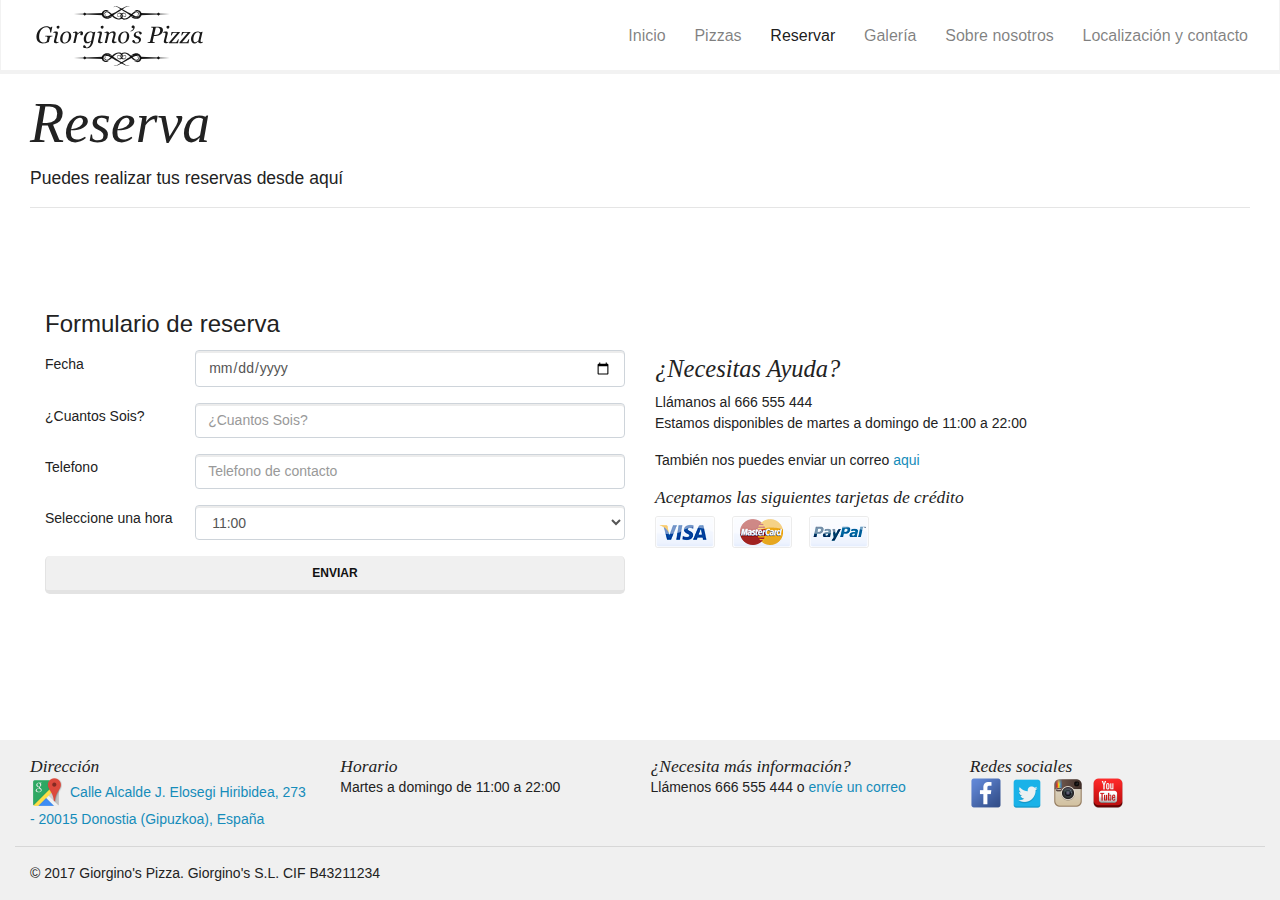
<file: docs/reserva.html>
<!doctype html>
<!--[if lt IE 7]>      <html class="no-js lt-ie9 lt-ie8 lt-ie7" lang="es"> <![endif]-->
<!--[if IE 7]>         <html class="no-js lt-ie9 lt-ie8" lang="es"> <![endif]-->
<!--[if IE 8]>         <html class="no-js lt-ie9" lang="es"> <![endif]-->
<!--[if gt IE 8]><!--> <html class="no-js" lang="es"> <!--<![endif]-->
<head>
    <meta charset="utf-8">
    <meta http-equiv="X-UA-Compatible" content="IE=edge,chrome=1">
    <title>Giorgino's Pizza</title>
    <meta name="description" content="">
    <meta name="viewport" content="width=device-width, initial-scale=1, shrink-to-fit=no">
    <link rel="apple-touch-icon" href="apple-touch-icon.png">
    <link rel="icon" type="image/png" href="favicon.ico" sizes="16x16">

    <link rel="stylesheet" href="css/bootstrap.min.css">
    <link rel="stylesheet" href="css/bootstrap-theme.min.css">
    <link rel="stylesheet" href="css/main.css">
</head>
<body>
    <!--[if lt IE 9]>
    <p class="browserupgrade">Estás usando un navegador <strong>desactualizado</strong>. Por favor <a href="http://browsehappy.com/">actualiza tu navegador web</a> para mejorar tu experiencia.</p>
    <![endif]-->

<!--
    Barra navegación fija
-->
<nav class="navbar navbar-expand-lg fixed-top navbar-light bg-light navbar-small">
    <div class="container-fluid">
        <a class="navbar-brand d-flex py-0 mr-0" href="index.html">
            <svg class="logo my-auto" xmlns="http://www.w3.org/2000/svg" viewBox="0 0 512 171.5"><polygon points="309 145.2 392.3 148.5 309 151.8 " class="svglogo"/><polygon points="202.2 151.8 118.7 148.5 202.2 145.2 " class="svglogo"/><path d="M280.2 143.6c0 0 0.2-0.2 0.5-0.5 0.3-0.3 0.7-0.9 1.3-1.5 0.3-0.3 0.7-0.6 1-1 0.4-0.4 0.8-0.7 1.3-1.1 1-0.7 2.1-1.5 3.5-2.2 1.4-0.7 3-1.3 4.7-1.7 0.4-0.1 0.9-0.2 1.4-0.2l0.7-0.1 0.2 0 0.1 0 0 0c0.1 0-0.1 0 0.1 0l0 0 0.3 0c0.4 0 0.9 0 1.3 0 0.4 0 1 0.1 1.6 0.1 1.1 0.1 2.1 0.4 3.2 0.6 1 0.4 2.1 0.7 3 1.3 1 0.5 1.9 1.2 2.8 2 0.8 0.8 1.6 1.7 2.2 2.7l0.5 0.7 0.1 0.2 0 0 0.1 0.1 0 0 0 0.1 0.2 0.3c0.2 0.3 0.5 1.1 0.7 1.7 0.4 1.1 0.5 2.3 0.6 3.5 0 1.2-0.2 2.4-0.5 3.5 -0.3 1.1-0.8 2.2-1.4 3.1 -0.6 0.9-1.3 1.8-2.1 2.4 -0.8 0.7-1.7 1.3-2.5 1.6 -1 0.5-1.8 0.8-2.7 1 -0.9 0.2-1.8 0.3-2.6 0.3 -1.6 0-3.1-0.4-4.3-0.8 -1.2-0.4-2.1-1-2.8-1.5 -0.7-0.5-1.2-1-1.5-1.3 -0.3-0.3-0.5-0.5-0.5-0.5s0.2 0.1 0.6 0.3c0.4 0.2 1 0.4 1.8 0.6 0.8 0.2 1.7 0.4 2.8 0.5 1.1 0.1 2.3 0 3.5-0.3 0.6-0.2 1.2-0.3 1.8-0.6 0.6-0.2 1.2-0.6 1.6-0.9 0.6-0.5 1.1-0.9 1.6-1.4 0.4-0.5 0.8-1.1 1.1-1.7 0.6-1.2 0.9-2.6 0.8-4 -0.1-1.4-0.5-2.7-1.4-4 -0.3-0.7-0.9-1.2-1.4-1.7 -0.6-0.4-1.1-1-1.8-1.4 -0.6-0.4-1.3-0.7-2-1 -0.7-0.2-1.5-0.5-2.2-0.6l-0.5-0.1c-0.2 0-0.3-0.1-0.6-0.1 -0.4 0-0.9-0.1-1.3-0.1l-0.3 0 0 0c0.2 0 0.1 0 0.1 0h0 -0.1 -0.1 -0.6c-0.4 0-0.7 0-1.1 0 -1.5 0.1-2.9 0.3-4.2 0.7 -0.7 0.2-1.3 0.3-1.9 0.5 -0.6 0.2-1.2 0.4-1.7 0.6 -0.5 0.2-1 0.4-1.5 0.6 -0.5 0.2-0.9 0.4-1.3 0.6 -0.8 0.3-1.4 0.7-1.8 0.8C280.4 143.5 280.2 143.6 280.2 143.6z" class="svglogo"/><path d="M303.4 145.7c0 0-0.2-0.2-0.6-0.7 -0.2-0.2-0.5-0.4-0.8-0.7 -0.3-0.2-0.7-0.5-1.2-0.7 -0.9-0.5-2-0.8-3.4-0.9 -1.3-0.1-2.9 0.1-4.5 0.6 -0.8 0.2-1.6 0.6-2.4 1 -0.9 0.5-1.7 1-2.7 1.5 -1.8 1.2-3.7 2.2-5.7 3.4 -2.1 1.2-4.2 2.3-6.4 3.5 -2.2 1.1-4.4 2.4-6.7 3.6 -4.4 2.5-8.9 4.9-13 7.2 -2.1 1.1-4.1 2.2-6 3.3 -1.9 1.1-3.8 2.1-5.5 2.8 -1.8 0.8-3.5 1.3-5.2 1.5 -1.6 0.2-3.1 0-4.2-0.3 -0.3-0.1-0.5-0.2-0.8-0.3 -0.2-0.1-0.4-0.2-0.6-0.4 -0.2-0.1-0.4-0.2-0.5-0.3 -0.2-0.1-0.3-0.2-0.4-0.3 -0.5-0.4-0.7-0.6-0.7-0.6l0.3-0.4c0 0 0.3 0.2 0.7 0.5 0.1 0.1 0.2 0.2 0.4 0.3 0.2 0.1 0.3 0.1 0.5 0.2 0.2 0.1 0.4 0.2 0.6 0.3 0.2 0.1 0.5 0.1 0.7 0.2 1 0.2 2.3 0.3 3.7-0.1 1.4-0.3 3-1 4.6-1.9 1.6-0.9 3.3-2 5.1-3.2 1.8-1.2 3.8-2.5 5.7-3.8 4-2.6 8.2-5.4 12.5-8.1 2.1-1.4 4.3-2.8 6.3-4.2 2.1-1.4 4.2-2.7 6.2-3.9 2-1.2 4.2-2.3 6.2-3.3 1-0.4 2.1-0.9 3-1.3 1.1-0.4 2.2-0.6 3.3-0.7 2.1-0.3 4.1-0.1 5.8 0.5 1.7 0.5 3 1.4 3.9 2.3 0.5 0.4 0.8 0.9 1 1.3 0.2 0.4 0.5 0.8 0.6 1.1 0.2 0.6 0.3 0.9 0.3 0.9L303.4 145.7z" class="svglogo"/><path d="M259.3 145.8c0 0 0-0.1-0.1-0.3 -0.1-0.2-0.1-0.5-0.2-0.9 0-0.4 0-1 0.2-1.6 0.2-0.6 0.6-1.2 1.3-1.7 0.6-0.5 1.5-0.8 2.5-0.9 1-0.1 2.1 0.2 3 0.9 0.3 0.2 0.4 0.4 0.6 0.5 0.2 0.2 0.4 0.5 0.6 0.7 0.3 0.5 0.6 1.1 0.7 1.8 0.3 1.3 0 2.7-0.6 4 -0.6 1.3-1.6 2.4-3 3.2l-0.1 0.1 -0.1 0 0 0c0 0-0.2 0.1-0.1 0l-0.2 0.1 -0.5 0.2 -0.5 0.2c-0.2 0.1-0.4 0.1-0.6 0.1 -0.4 0.1-0.8 0.2-1.2 0.2 -0.4 0-0.8 0-1.2 0 -1.6-0.2-3.2-0.8-4.6-1.8 -0.3-0.3-0.7-0.6-1-0.8 -0.3-0.3-0.6-0.7-0.9-1l-0.1-0.1 -0.1-0.1c0-0.1 0 0.1-0.1-0.1l0 0 -0.1-0.3 -0.3-0.5c-0.1-0.2-0.2-0.3-0.3-0.5l-0.3-0.7c-0.2-0.5-0.3-0.9-0.4-1.4 -0.1-0.5-0.2-0.9-0.2-1.4 0-0.5 0-0.9 0-1.4l0.2-1.4c0.4-1.8 1.5-3.6 2.9-4.9 0.3-0.3 0.6-0.5 1-0.8 0.4-0.3 0.8-0.6 1.3-0.8 0.4-0.2 0.8-0.5 1.3-0.6 0.5-0.2 0.9-0.3 1.4-0.5 1.9-0.5 3.8-0.6 5.7-0.4 3.7 0.5 7.1 2 10.1 3.9l0.6 0.4 0.6 0.4 1 0.7 1 0.7 1 0.9c1.3 1.1 2.5 2.3 3.6 3.4 1.1 1.1 2.2 2.2 3.3 3.3 1.1 1.1 2.1 2 3.1 3 1 0.9 2.1 1.7 3.1 2.4 0.5 0.3 1.1 0.6 1.5 0.9l0.2 0.1 0.2 0.1c0.1 0 0.2 0.1 0.3 0.1 0.3 0.1 0.5 0.2 0.8 0.2 1 0.3 2 0.3 2.9 0.2 0.9-0.2 1.7-0.5 2.3-1.1 0.6-0.5 1-1.2 1.2-1.9 0.2-0.7 0.2-1.4 0-2 -0.1-0.6-0.4-1.1-0.7-1.6 -0.3-0.4-0.6-0.7-0.9-0.9 -0.6-0.4-1-0.5-1-0.5l0.1-0.4c0 0 0.5 0 1.3 0.2 0.8 0.3 2 1.1 2.7 2.6 0.3 0.8 0.6 1.7 0.5 2.8 -0.1 1.1-0.6 2.3-1.3 3.2 -0.8 1-2 1.8-3.3 2.2 -1.3 0.4-2.8 0.5-4.3 0.3 -3.1-0.4-5.6-2.1-8.1-3.9 -1.2-0.9-2.4-2-3.5-3 -1.1-1-2.2-2.2-3.4-3.3 -1.1-1.1-2.2-2.2-3.3-3.3l-0.8-0.8 -0.9-0.8 -0.9-0.8 -0.2-0.2 -0.1-0.1 -0.1-0.1 0 0c0 0 0.1 0.1 0 0l-0.5-0.3c-2.4-1.8-5.3-3.3-8.3-3.8 -3-0.5-6 0-8.2 2 -1 0.9-1.8 2-2.2 3.4 -0.4 1.3-0.3 2.8 0 4 0.4 1.3 1.2 2.5 2.2 3.3 1 0.8 2.3 1.4 3.5 1.6 0.3 0 0.6 0.1 0.9 0.1 0.3 0 0.6 0 0.9-0.1 0.1 0 0.3 0 0.4 0l0.5-0.1 0.5-0.1 0.2-0.1c0.1 0-0.1 0-0.1 0l0 0 0 0 0.1 0c1.1-0.5 1.9-1.3 2.5-2.3 0.5-1 0.8-2.1 0.6-3.1 -0.1-0.5-0.3-0.9-0.5-1.4 -0.1-0.2-0.2-0.4-0.4-0.5l-0.3-0.3 -0.1-0.1 0 0c0 0 0 0 0 0l0 0 -0.1-0.1c-1.4-1.2-3.3-1-4.4-0.3 -0.6 0.4-0.9 0.8-1.2 1.3 -0.2 0.5-0.3 0.9-0.3 1.3 0 0.2 0 0.3 0 0.5 0 0.1 0.1 0.3 0.1 0.4 0 0.2 0.1 0.3 0.1 0.3L259.3 145.8z" class="svglogo"/><path d="M229.5 143.6c0 0-0.2-0.1-0.6-0.3 -0.4-0.2-1-0.5-1.8-0.8 -0.4-0.2-0.8-0.4-1.3-0.6 -0.5-0.2-1-0.4-1.5-0.6 -0.5-0.2-1.1-0.4-1.7-0.6 -0.6-0.2-1.2-0.4-1.9-0.5 -1.3-0.3-2.7-0.5-4.2-0.6 -0.4 0-0.7 0-1.1 0h-0.6 -0.1 -0.1 0c0 0-0.1 0 0.1 0l0 0 -0.3 0c-0.4 0-0.9 0.1-1.3 0.1 -0.2 0-0.4 0.1-0.6 0.1l-0.5 0.1c-0.7 0.1-1.4 0.4-2.2 0.6 -0.7 0.4-1.4 0.6-2 1 -0.7 0.4-1.2 0.9-1.8 1.4 -0.5 0.6-1 1.1-1.4 1.7 -0.9 1.2-1.3 2.6-1.4 4 -0.1 1.4 0.2 2.8 0.8 4 0.3 0.6 0.7 1.2 1.1 1.7 0.4 0.5 0.9 0.9 1.6 1.4 0.4 0.3 1.1 0.7 1.6 0.9 0.6 0.3 1.2 0.5 1.8 0.6 1.2 0.3 2.4 0.3 3.5 0.3 1.1-0.1 2-0.3 2.8-0.5 0.8-0.2 1.4-0.4 1.8-0.6 0.4-0.2 0.6-0.3 0.6-0.3s-0.2 0.2-0.5 0.5c-0.3 0.3-0.8 0.8-1.5 1.3 -0.7 0.5-1.6 1.1-2.8 1.5 -1.2 0.5-2.6 0.8-4.3 0.8 -0.8 0-1.7-0.1-2.6-0.3 -0.9-0.2-1.8-0.5-2.7-1 -0.8-0.4-1.7-0.9-2.5-1.6 -0.8-0.7-1.5-1.5-2.1-2.4 -0.6-0.9-1.1-2-1.4-3.1 -0.3-1.1-0.5-2.3-0.5-3.5 0-1.2 0.2-2.4 0.6-3.5 0.2-0.6 0.5-1.3 0.7-1.7l0.2-0.3 0-0.1 0 0 0.1-0.1 0 0 0.1-0.2 0.5-0.7c0.6-1 1.4-1.8 2.2-2.7 0.9-0.7 1.8-1.5 2.8-2 1-0.6 2-0.9 3-1.3 1.1-0.2 2-0.5 3.2-0.6 0.5 0 1.1-0.1 1.6-0.1 0.4 0 0.9 0 1.3 0l0.3 0 0 0c0.2 0 0.1 0 0.1 0l0 0 0.1 0 0.2 0 0.7 0.1c0.5 0.1 0.9 0.1 1.4 0.2 1.8 0.4 3.4 1 4.7 1.7 1.4 0.7 2.5 1.5 3.5 2.2 0.5 0.4 0.9 0.7 1.3 1.1 0.4 0.4 0.7 0.7 1 1 0.6 0.6 1 1.1 1.3 1.5C229.4 143.4 229.5 143.6 229.5 143.6z" class="svglogo"/><path d="M205.9 145.5c0 0 0.1-0.3 0.3-0.9 0.1-0.3 0.3-0.6 0.6-1.1 0.3-0.4 0.6-0.9 1-1.3 0.9-0.9 2.2-1.8 3.9-2.3 1.7-0.5 3.7-0.7 5.8-0.5 1.1 0.2 2.2 0.4 3.3 0.7l0.1 0 0.2 0.1 0.2 0.1 0.4 0.2c0.2 0.1 0.5 0.2 0.7 0.3 0.5 0.2 1 0.4 1.5 0.6 2 1 4.2 2.1 6.2 3.3 2.1 1.2 4.1 2.5 6.2 3.9 2.1 1.4 4.2 2.8 6.3 4.2 4.3 2.7 8.5 5.5 12.5 8.1 2 1.3 3.9 2.5 5.7 3.8 1.8 1.2 3.5 2.4 5.1 3.2 1.6 0.9 3.2 1.5 4.6 1.9 1.4 0.3 2.7 0.3 3.7 0.1 0.3-0.1 0.5-0.1 0.7-0.2 0.2-0.1 0.4-0.2 0.6-0.3 0.2-0.1 0.4-0.2 0.5-0.2 0.2-0.1 0.3-0.2 0.4-0.3 0.5-0.3 0.7-0.5 0.7-0.5l0.3 0.4c0 0-0.3 0.2-0.7 0.6 -0.1 0.1-0.2 0.2-0.4 0.3 -0.2 0.1-0.3 0.2-0.5 0.3 -0.2 0.1-0.4 0.2-0.6 0.4 -0.2 0.1-0.5 0.2-0.8 0.3 -1.1 0.4-2.6 0.6-4.2 0.3 -1.6-0.2-3.4-0.8-5.2-1.5 -1.8-0.8-3.6-1.8-5.6-2.8 -1.9-1-3.9-2.1-6-3.3 -4.2-2.3-8.6-4.8-13-7.2 -2.2-1.2-4.4-2.4-6.7-3.6 -2.2-1.2-4.4-2.3-6.4-3.5 -2.1-1.2-3.9-2.3-5.7-3.4 -0.9-0.5-1.8-1-2.7-1.5 -0.8-0.4-1.6-0.7-2.4-1 -1.6-0.5-3.2-0.7-4.5-0.6 -1.4 0.1-2.5 0.4-3.4 0.9 -0.5 0.2-0.8 0.5-1.2 0.7 -0.3 0.3-0.6 0.5-0.8 0.7 -0.4 0.4-0.6 0.7-0.6 0.7L205.9 145.5z" class="svglogo"/><path d="M250 145.7c0 0 0-0.1 0.1-0.3 0-0.1 0-0.2 0.1-0.4 0-0.1 0-0.3 0-0.5 0-0.4-0.1-0.8-0.3-1.3 -0.2-0.5-0.6-1-1.2-1.3 -1.1-0.7-3-0.9-4.4 0.3l-0.1 0.1 0 0c0 0 0 0 0 0l0 0 -0.1 0.1 -0.3 0.3c-0.2 0.2-0.3 0.4-0.4 0.5 -0.2 0.4-0.4 0.9-0.5 1.4 -0.2 1 0.1 2.1 0.6 3.1 0.6 1 1.4 1.8 2.5 2.3l0.1 0 0 0 0 0c-0.2-0.1 0 0 0 0l0.2 0.1 0.5 0.1 0.5 0.1c0.2 0 0.3 0 0.4 0 0.3 0 0.6 0.1 0.9 0.1 0.3 0 0.6-0.1 0.9-0.1 1.2-0.2 2.5-0.8 3.5-1.6 1-0.8 1.8-2 2.2-3.3 0.3-1.2 0.4-2.7 0-4 -0.4-1.3-1.2-2.5-2.2-3.4 -2.2-2-5.2-2.5-8.2-2 -3 0.5-5.9 2-8.3 3.8l-0.5 0.3c-0.1 0.1 0.1 0 0 0l0 0 -0.1 0.1 -0.1 0.1 -0.2 0.2 -0.9 0.8 -0.9 0.8 -0.8 0.8c-1.1 1-2.2 2.2-3.3 3.3 -1.1 1.1-2.2 2.2-3.4 3.3 -1.1 1.1-2.3 2.1-3.5 3 -2.5 1.8-5 3.5-8.1 3.9 -1.5 0.2-2.9 0.1-4.3-0.3 -1.3-0.4-2.5-1.2-3.3-2.2 -0.8-1-1.3-2.1-1.3-3.2 -0.1-1.1 0.2-2 0.5-2.8 0.7-1.6 1.9-2.4 2.7-2.6 0.8-0.3 1.3-0.2 1.3-0.2l0.1 0.4c0 0-0.4 0.1-1 0.5 -0.3 0.2-0.6 0.5-0.9 0.9 -0.3 0.4-0.5 0.9-0.7 1.6 -0.1 0.6-0.1 1.3 0 2 0.2 0.7 0.6 1.3 1.2 1.9 0.6 0.5 1.4 0.9 2.3 1.1 0.9 0.1 1.9 0.1 2.9-0.2 0.3-0.1 0.5-0.1 0.8-0.2 0.1 0 0.2-0.1 0.3-0.1l0.2-0.1 0.2-0.1c0.5-0.2 1-0.6 1.5-0.9 1-0.7 2.1-1.5 3.1-2.4 1-0.9 2.1-1.9 3.1-3 1.1-1.1 2.2-2.2 3.3-3.3 1.2-1.1 2.3-2.2 3.6-3.4l1-0.9 1-0.7 1-0.7 0.6-0.4 0.6-0.4c3-1.9 6.4-3.5 10.1-3.9 1.9-0.2 3.8-0.2 5.7 0.4 0.5 0.1 0.9 0.3 1.4 0.5 0.4 0.2 0.9 0.4 1.3 0.6 0.4 0.2 0.8 0.5 1.3 0.8 0.5 0.3 0.7 0.6 1 0.8 1.4 1.3 2.5 3 2.9 4.9l0.2 1.4c0 0.5 0 0.9 0 1.4 0 0.5-0.1 0.9-0.2 1.4 0 0.4-0.2 0.9-0.4 1.4l-0.3 0.7c-0.1 0.2-0.2 0.4-0.3 0.5l-0.3 0.5 -0.1 0.3 0 0c-0.1 0.2 0 0.1-0.1 0.1l-0.1 0.1 -0.1 0.1c-0.3 0.3-0.6 0.7-0.9 1 -0.3 0.3-0.7 0.6-1 0.8 -1.4 1-3 1.6-4.6 1.8 -0.4 0-0.8 0-1.2 0 -0.4 0-0.8-0.1-1.2-0.2 -0.2 0-0.4-0.1-0.6-0.1l-0.5-0.2 -0.5-0.2 -0.2-0.1 -0.1 0 0 0 -0.1 0 -0.1-0.1c-1.4-0.7-2.4-1.9-3-3.2 -0.6-1.3-0.9-2.7-0.6-4 0.1-0.7 0.4-1.2 0.7-1.8 0.2-0.2 0.4-0.5 0.6-0.7 0.2-0.2 0.3-0.3 0.6-0.5 0.9-0.7 2-1 3-0.9 1 0 1.9 0.4 2.5 0.9 0.6 0.5 1.1 1.1 1.3 1.7 0.2 0.6 0.3 1.1 0.2 1.6 0 0.4-0.1 0.7-0.2 0.9 -0.1 0.2-0.1 0.3-0.1 0.3L250 145.7z" class="svglogo"/><rect x="146.3" y="145.2" transform="matrix(0.707 0.7072 -0.7072 0.707 148.8242 -62.3069)" width="6.6" height="6.6" class="svglogo"/><rect x="356.8" y="145.2" transform="matrix(-0.707 0.7073 -0.7073 -0.707 719.7075 -1.2952)" width="6.6" height="6.6" class="svglogo"/><polygon points="309.1 19.9 392.5 23.2 309.1 26.5 " class="svglogo"/><polygon points="202.1 26.5 118.5 23.2 202.1 19.9 " class="svglogo"/><path d="M280.2 28.1c0 0 0.2 0.1 0.6 0.3 0.4 0.2 1 0.5 1.8 0.8 0.4 0.2 0.8 0.4 1.3 0.6 0.5 0.2 1 0.4 1.5 0.6 0.5 0.2 1.1 0.4 1.7 0.6 0.6 0.2 1.2 0.4 1.9 0.5 1.3 0.3 2.7 0.5 4.2 0.7 0.4 0 0.7 0 1.1 0h0.6 0.1l0.1 0h0c0 0 0.1 0-0.1 0l0 0 0.3 0c0.4 0 0.9-0.1 1.3-0.1 0.2 0 0.4-0.1 0.6-0.1l0.5-0.1c0.7-0.1 1.4-0.4 2.2-0.6 0.7-0.4 1.4-0.6 2-1 0.7-0.3 1.2-0.9 1.8-1.4 0.5-0.6 1-1.1 1.4-1.7 0.9-1.2 1.3-2.6 1.4-4 0.1-1.4-0.2-2.8-0.8-4 -0.3-0.6-0.7-1.2-1.1-1.7 -0.4-0.5-0.9-0.9-1.6-1.4 -0.4-0.3-1.1-0.7-1.6-0.9 -0.6-0.3-1.2-0.5-1.8-0.6 -1.2-0.3-2.4-0.3-3.5-0.3 -1.1 0.1-2 0.3-2.8 0.5 -0.8 0.2-1.4 0.4-1.8 0.6 -0.4 0.2-0.6 0.3-0.6 0.3s0.2-0.2 0.5-0.5c0.3-0.3 0.8-0.8 1.5-1.3 0.7-0.5 1.6-1.1 2.8-1.5 1.2-0.4 2.6-0.8 4.3-0.8 0.8 0 1.7 0.1 2.6 0.3 0.9 0.2 1.8 0.5 2.7 1 0.8 0.4 1.7 1 2.5 1.6 0.8 0.7 1.5 1.5 2.2 2.4 0.6 0.9 1.1 2 1.4 3.1 0.3 1.1 0.5 2.3 0.5 3.5 0 1.2-0.2 2.4-0.6 3.5 -0.2 0.6-0.5 1.3-0.7 1.7l-0.2 0.3 0 0.1 0 0 -0.1 0.1 0 0 -0.1 0.2 -0.5 0.7c-0.6 1-1.4 1.8-2.2 2.7 -0.9 0.7-1.8 1.5-2.8 2 -1 0.6-2 0.9-3 1.3 -1.1 0.2-2 0.5-3.2 0.6 -0.5 0-1.1 0.1-1.6 0.1 -0.4 0-0.9 0-1.3 0l-0.3 0 0 0c-0.2 0-0.1 0-0.1 0l0 0 -0.1 0 -0.2 0 -0.7-0.1c-0.5-0.1-0.9-0.1-1.4-0.2 -1.8-0.4-3.4-1-4.7-1.7 -1.4-0.7-2.5-1.5-3.5-2.2 -0.5-0.4-0.9-0.7-1.3-1.1 -0.4-0.4-0.7-0.7-1-1 -0.6-0.6-1-1.1-1.3-1.5C280.4 28.3 280.2 28.1 280.2 28.1z" class="svglogo"/><path d="M303.9 26.2c0 0-0.1 0.3-0.3 0.9 -0.1 0.3-0.3 0.6-0.6 1.1 -0.3 0.4-0.6 0.9-1 1.3 -0.9 0.9-2.2 1.8-3.9 2.3 -1.7 0.5-3.7 0.7-5.8 0.5 -1.1-0.2-2.2-0.4-3.3-0.7l-0.1 0 -0.2-0.1 -0.2-0.1 -0.4-0.2c-0.2-0.1-0.5-0.2-0.7-0.3 -0.5-0.2-1-0.4-1.5-0.6 -2-1-4.2-2.1-6.2-3.3 -2.1-1.2-4.2-2.5-6.2-3.9 -2.1-1.4-4.2-2.8-6.4-4.2 -4.3-2.8-8.6-5.5-12.5-8.1 -2-1.3-3.9-2.5-5.7-3.8 -1.8-1.2-3.5-2.4-5.1-3.2 -1.6-0.9-3.2-1.5-4.6-1.9 -1.4-0.3-2.7-0.3-3.8-0.1 -0.3 0.1-0.5 0.1-0.7 0.2 -0.2 0.1-0.4 0.2-0.6 0.3 -0.2 0.1-0.4 0.2-0.5 0.2 -0.2 0.1-0.3 0.2-0.4 0.3 -0.5 0.3-0.7 0.5-0.7 0.5l-0.3-0.4c0 0 0.3-0.2 0.7-0.6 0.1-0.1 0.2-0.2 0.4-0.3 0.2-0.1 0.3-0.2 0.5-0.3 0.2-0.1 0.4-0.2 0.6-0.4 0.2-0.1 0.5-0.2 0.8-0.3 1.1-0.4 2.6-0.6 4.2-0.3 1.6 0.2 3.4 0.8 5.2 1.5 1.8 0.8 3.7 1.8 5.6 2.8 1.9 1 3.9 2.2 6 3.3 4.2 2.3 8.6 4.8 13.1 7.2 2.2 1.2 4.5 2.4 6.7 3.6 2.2 1.2 4.4 2.3 6.4 3.5 2.1 1.2 3.9 2.3 5.7 3.4 0.9 0.5 1.8 1 2.7 1.5 0.8 0.4 1.6 0.7 2.4 1 1.6 0.5 3.2 0.7 4.5 0.6 1.4-0.1 2.5-0.4 3.4-0.9 0.5-0.2 0.8-0.5 1.2-0.7 0.3-0.3 0.6-0.5 0.8-0.7 0.4-0.4 0.6-0.7 0.6-0.7L303.9 26.2z" class="svglogo"/><path d="M259.7 25.9c0 0 0 0.1-0.1 0.3 0 0.1 0 0.2-0.1 0.4 0 0.1 0 0.3 0 0.5 0 0.4 0.1 0.8 0.3 1.3 0.2 0.5 0.6 1 1.2 1.3 1.1 0.7 3 0.9 4.4-0.3l0.1 0 0 0c0 0 0 0 0 0l0 0 0.1-0.1 0.3-0.3c0.2-0.2 0.3-0.4 0.4-0.5 0.2-0.4 0.4-0.9 0.5-1.4 0.2-1-0.1-2.1-0.6-3.1 -0.6-1-1.4-1.8-2.5-2.3l-0.1 0 0 0 0 0c0 0 0.1 0.1 0.1 0l-0.2-0.1 -0.5-0.1 -0.5-0.1c-0.2 0-0.3 0-0.4 0 -0.3 0-0.6-0.1-0.9-0.1 -0.3 0-0.6 0.1-0.9 0.1 -1.3 0.2-2.5 0.8-3.5 1.6 -1 0.8-1.8 2-2.2 3.3 -0.3 1.2-0.4 2.7 0 4 0.4 1.3 1.2 2.5 2.2 3.4 2.2 2 5.2 2.5 8.2 2 3-0.5 5.9-2 8.3-3.8l0.5-0.3c0.1 0-0.1 0 0 0l0 0 0.1-0.1 0.1-0.1 0.2-0.2 0.9-0.8 0.9-0.8 0.8-0.8c1.1-1 2.2-2.2 3.3-3.3 1.1-1.1 2.3-2.2 3.4-3.3 1.1-1.1 2.3-2.1 3.5-3 2.5-1.8 5-3.5 8.1-3.9 1.5-0.2 2.9-0.1 4.3 0.3 1.3 0.4 2.5 1.2 3.3 2.2 0.8 1 1.3 2.1 1.3 3.2 0.1 1.1-0.2 2-0.5 2.8 -0.7 1.6-1.9 2.4-2.7 2.6 -0.8 0.3-1.3 0.2-1.3 0.2l-0.1-0.4c0 0 0.4-0.1 1-0.5 0.3-0.2 0.6-0.5 0.9-0.9 0.3-0.4 0.5-0.9 0.7-1.6 0.1-0.6 0.1-1.3 0-2 -0.2-0.7-0.6-1.3-1.2-1.9 -0.6-0.5-1.4-0.9-2.3-1.1 -0.9-0.1-1.9-0.1-2.9 0.2 -0.3 0.1-0.5 0.1-0.8 0.2 -0.1 0-0.2 0.1-0.3 0.1l-0.2 0.1 -0.2 0.1c-0.5 0.2-1 0.6-1.6 0.9 -1 0.7-2.1 1.5-3.1 2.4 -1 0.9-2.1 1.9-3.1 3 -1.1 1.1-2.2 2.2-3.3 3.3 -1.2 1.1-2.3 2.2-3.7 3.4l-1 0.9 -1 0.7 -1 0.7 -0.6 0.4 -0.6 0.4c-3 1.9-6.4 3.5-10.1 3.9 -1.9 0.2-3.8 0.2-5.7-0.4 -0.5-0.1-0.9-0.3-1.4-0.5 -0.4-0.2-0.9-0.4-1.3-0.6 -0.4-0.2-0.8-0.5-1.3-0.8 -0.5-0.3-0.7-0.6-1-0.8 -1.4-1.3-2.5-3.1-2.9-4.9l-0.2-1.4c0-0.5 0-0.9 0-1.4 0-0.5 0.1-0.9 0.2-1.4 0-0.4 0.2-0.9 0.4-1.4l0.3-0.7c0.1-0.2 0.2-0.4 0.3-0.5l0.3-0.5 0.1-0.3 0 0c0.1-0.2 0-0.1 0.1-0.1l0.1-0.1 0.1-0.1c0.3-0.3 0.6-0.7 0.9-1 0.3-0.3 0.7-0.6 1-0.8 1.4-1 3-1.7 4.6-1.8 0.4 0 0.8 0 1.2 0 0.4 0 0.8 0.1 1.3 0.2 0.2 0 0.4 0.1 0.6 0.1l0.5 0.2 0.5 0.2 0.2 0.1c-0.1 0 0.1 0 0.1 0l0 0 0.1 0 0.1 0.1c1.4 0.7 2.4 1.9 3.1 3.2 0.6 1.3 0.9 2.7 0.6 4 -0.1 0.7-0.4 1.2-0.7 1.8 -0.2 0.2-0.4 0.5-0.6 0.7 -0.2 0.2-0.3 0.3-0.6 0.5 -0.9 0.7-2 1-3 0.9 -1 0-1.9-0.4-2.5-0.9 -0.6-0.5-1.1-1.1-1.3-1.7 -0.2-0.6-0.3-1.1-0.2-1.6 0-0.4 0.1-0.7 0.2-0.9 0.1-0.2 0.1-0.3 0.1-0.3L259.7 25.9z" class="svglogo"/><path d="M229.5 28.1c0 0-0.2 0.2-0.5 0.5 -0.3 0.3-0.7 0.9-1.3 1.5 -0.3 0.3-0.7 0.6-1 1 -0.4 0.4-0.8 0.7-1.3 1.1 -1 0.7-2.1 1.5-3.5 2.2 -1.4 0.7-3 1.3-4.7 1.8 -0.4 0.1-0.9 0.2-1.4 0.2l-0.7 0.1 -0.2 0 -0.1 0 0 0c-0.1 0 0.1 0-0.1 0l0 0 -0.3 0c-0.4 0-0.9 0-1.3 0 -0.4 0-1-0.1-1.6-0.1 -1.1-0.1-2.1-0.4-3.2-0.6 -1-0.4-2.1-0.7-3-1.3 -1-0.5-1.9-1.2-2.8-2 -0.8-0.8-1.6-1.7-2.2-2.7l-0.5-0.7 -0.1-0.2 0 0 -0.1-0.1 0 0 0-0.1 -0.2-0.3c-0.2-0.3-0.5-1.1-0.7-1.7 -0.4-1.1-0.5-2.3-0.6-3.5 0-1.2 0.2-2.4 0.5-3.5 0.3-1.1 0.8-2.2 1.4-3.1 0.6-0.9 1.3-1.8 2.2-2.4 0.8-0.7 1.7-1.3 2.5-1.6 1-0.5 1.8-0.8 2.7-1 0.9-0.2 1.8-0.3 2.6-0.3 1.6 0 3.1 0.4 4.3 0.8 1.2 0.4 2.1 1 2.8 1.5 0.7 0.5 1.2 1 1.5 1.3 0.3 0.3 0.5 0.5 0.5 0.5s-0.2-0.1-0.6-0.3c-0.4-0.2-1-0.4-1.8-0.6 -0.8-0.2-1.7-0.4-2.8-0.5 -1.1-0.1-2.3 0-3.5 0.3 -0.6 0.2-1.2 0.3-1.8 0.6 -0.6 0.2-1.2 0.6-1.6 0.9 -0.6 0.5-1.1 0.9-1.6 1.4 -0.4 0.5-0.8 1.1-1.1 1.7 -0.6 1.2-0.9 2.6-0.8 4 0.1 1.4 0.5 2.7 1.4 4 0.3 0.7 0.9 1.2 1.4 1.7 0.6 0.4 1.1 1 1.8 1.4 0.6 0.4 1.3 0.7 2 1.1 0.7 0.2 1.5 0.5 2.2 0.6l0.5 0.1c0.2 0 0.3 0.1 0.6 0.1 0.4 0 0.9 0.1 1.3 0.1l0.3 0 0 0c-0.2 0-0.1 0-0.1 0h0l0.1 0h0.1 0.6c0.4 0 0.7 0 1.1 0 1.5-0.1 2.9-0.3 4.2-0.7 0.7-0.2 1.3-0.3 1.9-0.5 0.6-0.2 1.2-0.4 1.7-0.6 0.5-0.2 1-0.4 1.5-0.6 0.5-0.2 0.9-0.4 1.3-0.6 0.8-0.3 1.4-0.7 1.8-0.8C229.3 28.2 229.5 28.1 229.5 28.1z" class="svglogo"/><path d="M206.2 26c0 0 0.2 0.2 0.6 0.7 0.2 0.2 0.5 0.4 0.8 0.7 0.3 0.2 0.7 0.5 1.2 0.7 0.9 0.5 2 0.8 3.4 0.9 1.3 0.1 2.9-0.1 4.5-0.6 0.8-0.2 1.6-0.6 2.4-1 0.9-0.5 1.8-1 2.7-1.5 1.8-1.2 3.7-2.2 5.7-3.4 2.1-1.2 4.2-2.3 6.4-3.5 2.2-1.2 4.4-2.4 6.7-3.6 4.4-2.5 8.9-4.9 13.1-7.2 2.1-1.1 4.1-2.2 6-3.3 1.9-1.1 3.8-2.1 5.6-2.8 1.8-0.8 3.5-1.3 5.2-1.5 1.6-0.2 3.1 0 4.2 0.3 0.3 0.1 0.5 0.2 0.8 0.3 0.2 0.1 0.4 0.2 0.6 0.4 0.2 0.1 0.4 0.2 0.5 0.3 0.2 0.1 0.3 0.2 0.4 0.3 0.5 0.4 0.7 0.6 0.7 0.6l-0.3 0.4c0 0-0.3-0.2-0.7-0.5 -0.1-0.1-0.2-0.2-0.4-0.3 -0.2-0.1-0.3-0.1-0.5-0.2 -0.2-0.1-0.4-0.2-0.6-0.3 -0.2-0.1-0.5-0.1-0.7-0.2 -1-0.2-2.3-0.3-3.8 0.1 -1.4 0.3-3 1-4.6 1.9 -1.6 0.9-3.3 2-5.1 3.2 -1.8 1.2-3.8 2.5-5.7 3.8 -4 2.6-8.3 5.4-12.5 8.1 -2.1 1.4-4.3 2.8-6.4 4.2 -2.1 1.4-4.2 2.7-6.2 3.9 -2 1.2-4.2 2.3-6.2 3.3 -0.5 0.2-1 0.4-1.5 0.6 -0.2 0.1-0.5 0.2-0.7 0.3l-0.4 0.2 -0.2 0.1 -0.2 0.1 -0.1 0c-1.1 0.4-2.2 0.6-3.3 0.8 -2.1 0.3-4.1 0.1-5.8-0.5 -1.7-0.5-3-1.4-3.9-2.3 -0.5-0.4-0.8-0.9-1-1.3 -0.2-0.4-0.5-0.8-0.6-1.1 -0.2-0.6-0.3-0.9-0.3-0.9L206.2 26z" class="svglogo"/><path d="M250.4 25.8c0 0 0 0.1 0.1 0.3 0.1 0.2 0.1 0.5 0.2 0.9 0 0.4 0 1-0.2 1.6 -0.2 0.6-0.6 1.2-1.3 1.7 -0.6 0.5-1.5 0.8-2.5 0.9 -1 0.1-2.1-0.2-3-0.9 -0.3-0.2-0.4-0.4-0.6-0.5 -0.2-0.2-0.4-0.5-0.6-0.7 -0.3-0.5-0.6-1.1-0.7-1.8 -0.3-1.3 0-2.7 0.6-4 0.6-1.3 1.6-2.4 3.1-3.2l0.1-0.1 0.1 0 0 0 0.1 0 0.2-0.1 0.5-0.2 0.5-0.2c0.2-0.1 0.4-0.1 0.6-0.1 0.4-0.1 0.8-0.2 1.3-0.2 0.4 0 0.8 0 1.2 0 1.6 0.2 3.2 0.8 4.6 1.8 0.3 0.3 0.7 0.6 1 0.8 0.3 0.3 0.6 0.7 0.9 1l0.1 0.1 0.1 0.1c0 0.1 0-0.1 0.1 0.1l0 0 0.1 0.3 0.3 0.5c0.1 0.2 0.2 0.3 0.3 0.5l0.3 0.7c0.2 0.5 0.3 0.9 0.4 1.4 0.1 0.5 0.2 0.9 0.2 1.4 0 0.5 0 0.9 0 1.4l-0.2 1.4c-0.4 1.8-1.5 3.6-2.9 4.9 -0.3 0.3-0.6 0.6-1 0.8 -0.4 0.3-0.8 0.6-1.3 0.8 -0.4 0.2-0.8 0.5-1.3 0.6 -0.5 0.2-0.9 0.3-1.4 0.5 -1.9 0.5-3.8 0.6-5.7 0.4 -3.7-0.5-7.1-2-10.1-3.9l-0.6-0.4 -0.6-0.4 -1-0.7 -1-0.7 -1-0.9c-1.3-1.1-2.5-2.3-3.7-3.4 -1.1-1.1-2.2-2.2-3.3-3.3 -1.1-1.1-2.1-2-3.1-3 -1-0.9-2.1-1.7-3.1-2.4 -0.5-0.3-1.1-0.6-1.6-0.9l-0.2-0.1 -0.2-0.1c-0.1 0-0.2-0.1-0.3-0.1 -0.3-0.1-0.5-0.2-0.8-0.2 -1-0.3-2-0.3-2.9-0.2 -0.9 0.2-1.7 0.5-2.3 1.1 -0.6 0.5-1 1.2-1.2 1.9 -0.2 0.7-0.2 1.4 0 2 0.1 0.6 0.4 1.1 0.7 1.6 0.3 0.4 0.6 0.7 0.9 0.9 0.6 0.4 1 0.5 1 0.5l-0.1 0.4c0 0-0.5 0-1.3-0.2 -0.8-0.3-2-1.1-2.7-2.6 -0.3-0.8-0.6-1.7-0.5-2.8 0.1-1.1 0.6-2.3 1.3-3.2 0.8-1 2-1.8 3.3-2.2 1.3-0.4 2.8-0.5 4.3-0.3 3.1 0.4 5.6 2.1 8.1 3.9 1.2 0.9 2.4 2 3.5 3 1.1 1 2.2 2.2 3.4 3.3 1.1 1.1 2.2 2.3 3.3 3.3l0.8 0.8 0.9 0.8 0.9 0.8 0.2 0.2 0.1 0.1 0.1 0.1 0 0c0 0-0.1-0.1 0 0l0.5 0.3c2.5 1.8 5.4 3.3 8.3 3.8 3 0.5 6 0 8.2-2 1-0.9 1.8-2 2.2-3.4 0.4-1.3 0.3-2.8 0-4 -0.4-1.3-1.2-2.5-2.2-3.3 -1-0.8-2.3-1.4-3.5-1.6 -0.3 0-0.6-0.1-0.9-0.1 -0.3 0-0.6 0-0.9 0.1 -0.1 0-0.3 0-0.4 0l-0.5 0.1 -0.5 0.1 -0.2 0.1c0 0-0.1 0 0.1 0l0 0 0 0 -0.1 0c-1.1 0.5-1.9 1.3-2.5 2.3 -0.5 1-0.8 2.1-0.6 3.1 0.1 0.5 0.3 0.9 0.5 1.4 0.1 0.2 0.2 0.4 0.4 0.5l0.3 0.3 0.1 0.1 0 0c0 0 0 0 0 0l0 0 0.1 0.1c1.4 1.2 3.3 1 4.4 0.3 0.6-0.4 0.9-0.9 1.2-1.3 0.2-0.5 0.3-0.9 0.3-1.3 0-0.2 0-0.3 0-0.5 0-0.1-0.1-0.3-0.1-0.4 0-0.2-0.1-0.3-0.1-0.3L250.4 25.8z" class="svglogo"/><rect x="146.2" y="19.9" transform="matrix(0.7072 -0.707 0.707 0.7072 27.3444 112.4602)" width="6.6" height="6.6" class="svglogo"/><rect x="357" y="19.9" transform="matrix(-0.7071 -0.7071 0.7071 -0.7071 598.6389 294.3809)" width="6.6" height="6.6" class="svglogo"/><path d="M30 107.1c-2.6 0-5.1-0.4-7.3-1.3 -2.3-0.8-4.2-2.1-5.9-3.7 -1.7-1.6-3-3.6-4-5.9 -1-2.3-1.4-5-1.4-8 0-4.2 0.7-8.2 2.2-11.8s3.5-6.8 6.1-9.5c2.5-2.7 5.5-4.8 9-6.4 3.4-1.5 7.1-2.3 10.9-2.3 3 0 5.6 0.4 7.8 1 2.2 0.7 3.9 1.5 5.1 2.3l1.8-2.2h2.6L53.4 75.6h-2.7c0-1.8-0.2-3.6-0.5-5.4 -0.3-1.8-0.8-3.3-1.6-4.8 -0.9-1.4-2-2.6-3.5-3.4 -1.5-0.8-3.6-1.3-6.3-1.3 -2.7 0-5.3 0.7-7.7 2.1 -2.4 1.4-4.5 3.4-6.3 5.9 -1.8 2.4-3.2 5.4-4.2 8.8 -1 3.4-1.5 7.1-1.5 11 0 4.9 1.2 8.7 3.5 11.5 2.3 2.8 5.5 4.2 9.5 4.2 1.9 0 3.6-0.3 5-0.9 1.4-0.6 2.6-1.2 3.4-1.9 0.3-0.9 0.6-1.8 0.9-2.8 0.3-1 0.6-2.2 0.9-3.7l0.6-2.8c0-0.2 0.1-0.5 0.1-0.9 0.1-0.3 0.1-0.6 0.1-0.9 0-0.5-0.1-1-0.2-1.3s-0.5-0.6-1-0.9c-0.6-0.3-1.6-0.6-2.8-0.7 -1.2-0.2-2.2-0.3-2.8-0.3l0.5-2.2h20.5l-0.5 2.2c-0.6 0.1-1.3 0.2-2.2 0.3 -0.9 0.1-1.7 0.3-2.3 0.6 -0.8 0.4-1.4 0.8-1.8 1.4 -0.4 0.6-0.7 1.3-0.9 2.1l-0.9 3.8c-0.5 2.1-0.9 3.7-1.1 4.7s-0.4 2-0.5 2.9c-1.4 0.6-2.7 1.1-3.9 1.6s-2.5 0.9-4.2 1.3c-1.5 0.4-3 0.7-4.4 0.9C33.3 107 31.7 107.1 30 107.1z" class="svglogo"/><path d="M75.1 102.4l-0.5 2.1c-2 0.8-3.6 1.4-4.8 1.7 -1.2 0.3-2.2 0.5-3.1 0.5 -1.8 0-3.1-0.5-4-1.4 -0.9-0.9-1.3-2-1.3-3.4 0-0.5 0-1 0.1-1.6 0.1-0.5 0.2-1.2 0.4-2.1l3.5-14c0.2-0.8 0.3-1.6 0.5-2.5 0.2-0.9 0.2-1.6 0.2-2.2 0-1.2-0.2-2-0.6-2.5 -0.4-0.4-1.2-0.6-2.5-0.6 -0.5 0-1.1 0.1-1.9 0.2 -0.8 0.2-1.4 0.3-1.8 0.4l0.5-2.1c1.7-0.8 3.2-1.3 4.6-1.7 1.4-0.4 2.4-0.6 3.2-0.6 1.8 0 3.1 0.4 3.9 1.3 0.8 0.9 1.2 2 1.2 3.5 0 0.4 0 0.9-0.1 1.6 -0.1 0.7-0.2 1.4-0.4 2l-3.5 14c-0.2 0.9-0.4 1.7-0.6 2.5 -0.2 0.8-0.2 1.5-0.2 2 0 1.3 0.3 2.1 0.8 2.6 0.6 0.5 1.5 0.7 2.7 0.7 0.4 0 1-0.1 1.8-0.2C74.1 102.7 74.7 102.6 75.1 102.4zM77.4 60.3c0 1.3-0.4 2.3-1.2 3.3 -0.8 0.9-1.8 1.4-3 1.4 -1.1 0-2.1-0.4-2.9-1.3 -0.8-0.9-1.2-1.9-1.2-3 0-1.2 0.4-2.3 1.2-3.2 0.8-0.9 1.8-1.4 2.9-1.4 1.3 0 2.3 0.4 3.1 1.3C77 58.2 77.4 59.2 77.4 60.3z" class="svglogo"/><path d="M111 85.7c0 2.6-0.4 5.2-1.3 7.8 -0.9 2.6-2.2 4.9-3.8 6.8 -1.7 2-3.7 3.6-6.1 4.9 -2.4 1.2-5.1 1.8-8.3 1.8 -3.6 0-6.6-1.2-8.9-3.5 -2.3-2.4-3.4-5.5-3.4-9.5 0-2.9 0.5-5.6 1.4-8.2 1-2.5 2.3-4.7 3.9-6.7 1.6-1.9 3.7-3.5 6.1-4.6s5.1-1.8 7.9-1.8c3.9 0 7 1.2 9.2 3.6S111 81.8 111 85.7zM104.3 84.5c0-3.1-0.6-5.5-1.7-7 -1.1-1.6-2.7-2.3-4.8-2.3 -1.8 0-3.5 0.6-5.2 1.7s-3 2.9-4.2 5.5c-0.9 1.9-1.6 4-2 6.4 -0.4 2.3-0.6 4.5-0.6 6.5 0 3.1 0.5 5.5 1.6 7.1 1.1 1.6 2.7 2.4 4.9 2.4 2 0 3.7-0.6 5.2-1.8 1.5-1.2 2.7-2.8 3.7-4.7 0.9-1.8 1.7-4 2.2-6.3C104 89.4 104.3 87 104.3 84.5z" class="svglogo"/><path d="M144.6 78.1c0 0.6-0.1 1.3-0.3 2 -0.2 0.7-0.4 1.3-0.8 1.8 -0.4 0.6-0.8 1-1.3 1.4 -0.5 0.3-1.1 0.5-2 0.5 -1.2 0-2.1-0.3-2.7-0.9s-0.9-1.3-0.9-2c0-0.7 0.2-1.4 0.5-2.3 0.3-0.8 0.7-1.7 1-2.5 -0.3 0-0.7 0.1-1.3 0.2s-1.3 0.4-2.2 0.8c-0.9 0.4-1.8 1-2.9 1.9 -1.1 0.8-2.2 1.9-3.5 3.3l-5.3 23.6h-6.1l4.8-21.4c0.1-0.5 0.3-1.3 0.5-2.4 0.2-1.1 0.3-1.8 0.3-2.3 0-1.2-0.2-2.1-0.6-2.5 -0.4-0.4-1.2-0.6-2.5-0.6 -0.5 0-1.1 0.1-1.8 0.2s-1.3 0.3-1.7 0.4l0.5-2.1c1.7-0.8 3.2-1.3 4.5-1.7 1.3-0.4 2.4-0.6 3.4-0.6 1.8 0 3 0.5 3.8 1.4s1.1 2.4 1.1 4.3h0.2c2.6-2.3 4.6-3.8 5.9-4.7 1.4-0.9 2.8-1.4 4.2-1.4 0.7 0 1.4 0.1 2 0.3 0.7 0.2 1.2 0.5 1.7 0.9 0.5 0.5 0.8 1 1.1 1.6C144.5 76.1 144.6 77 144.6 78.1z" class="svglogo"/><path d="M167.7 101.6l-0.2-0.1c-0.4 0.4-1.1 0.8-1.9 1.5 -0.8 0.6-1.6 1.2-2.5 1.7 -1 0.6-2 1.1-3.1 1.5 -1 0.4-2.2 0.6-3.4 0.6 -3.2 0-5.6-1.1-7.4-3.4s-2.6-5.4-2.6-9.3c0-2.7 0.5-5.4 1.5-7.9 1-2.6 2.4-4.9 4.1-6.9 1.7-1.9 3.7-3.5 6-4.7 2.3-1.2 4.8-1.8 7.3-1.8 1.6 0 3.1 0.2 4.5 0.6 1.4 0.4 2.5 0.9 3.4 1.4l6-1.5 0.4 0.5 -5.5 26c-0.8 3.9-1.9 7.3-3.2 10 -1.3 2.7-2.8 4.9-4.5 6.4 -1.8 1.6-3.7 2.8-5.8 3.5 -2.1 0.7-4.5 1-7.2 1 -1.8 0-3.3-0.1-4.5-0.4 -1.2-0.3-2.1-0.7-2.7-1.1 -0.7-0.5-1.1-1-1.3-1.6 -0.2-0.6-0.3-1.1-0.3-1.7 0-1 0.3-1.8 0.9-2.5 0.6-0.7 1.4-1 2.4-1 0.8 0 1.5 0.2 2.1 0.7 0.6 0.5 1 1 1.4 1.5 0.4 0.6 0.7 1.3 1.1 2 0.4 0.8 0.6 1.4 0.8 1.8h1c1.2 0 2.5-0.3 3.9-0.8 1.4-0.5 2.6-1.4 3.8-2.7 1.2-1.3 2.3-3 3.3-5.1C166.3 107.7 167.1 104.9 167.7 101.6zM172.1 80.5c0-0.6-0.1-1.2-0.3-1.9 -0.2-0.6-0.5-1.2-1-1.8 -0.5-0.5-1.1-0.9-1.8-1.3 -0.7-0.3-1.7-0.5-2.9-0.5 -1.7 0-3.3 0.5-4.8 1.5s-2.9 2.4-4.1 4.2c-1.1 1.7-2 3.7-2.7 6.1s-1.1 4.8-1.1 7.2c0 1.3 0.1 2.5 0.3 3.6 0.2 1.1 0.5 2 1 2.9 0.5 0.8 1.1 1.4 1.8 1.9 0.8 0.5 1.7 0.7 2.9 0.7 1.5 0 3.1-0.4 4.6-1.3 1.5-0.9 3-2 4.3-3.4L172.1 80.5z" class="svglogo"/><path d="M201.1 102.4l-0.5 2.1c-2 0.8-3.6 1.4-4.8 1.7 -1.2 0.3-2.2 0.5-3.1 0.5 -1.8 0-3.1-0.5-4-1.4 -0.9-0.9-1.3-2-1.3-3.4 0-0.5 0-1 0.1-1.6 0.1-0.5 0.2-1.2 0.4-2.1l3.5-14c0.2-0.8 0.3-1.6 0.5-2.5 0.2-0.9 0.2-1.6 0.2-2.2 0-1.2-0.2-2-0.6-2.5 -0.4-0.4-1.2-0.6-2.5-0.6 -0.5 0-1.1 0.1-1.9 0.2 -0.8 0.2-1.4 0.3-1.8 0.4l0.5-2.1c1.7-0.8 3.2-1.3 4.6-1.7 1.4-0.4 2.4-0.6 3.2-0.6 1.8 0 3.1 0.4 3.9 1.3 0.8 0.9 1.2 2 1.2 3.5 0 0.4 0 0.9-0.1 1.6 -0.1 0.7-0.2 1.4-0.4 2l-3.5 14c-0.2 0.9-0.4 1.7-0.6 2.5 -0.2 0.8-0.2 1.5-0.2 2 0 1.3 0.3 2.1 0.8 2.6 0.6 0.5 1.5 0.7 2.7 0.7 0.4 0 1-0.1 1.8-0.2C200.1 102.7 200.7 102.6 201.1 102.4zM203.4 60.3c0 1.3-0.4 2.3-1.2 3.3 -0.8 0.9-1.8 1.4-3 1.4 -1.1 0-2.1-0.4-2.9-1.3 -0.8-0.9-1.2-1.9-1.2-3 0-1.2 0.4-2.3 1.2-3.2 0.8-0.9 1.8-1.4 2.9-1.4 1.3 0 2.3 0.4 3.1 1.3C203 58.2 203.4 59.2 203.4 60.3z" class="svglogo"/><path d="M240.8 102.2l-0.5 2.1c-2 0.8-3.5 1.4-4.6 1.7s-2.2 0.5-3.3 0.5c-1.8 0-3.1-0.5-4-1.4 -0.9-0.9-1.3-2-1.3-3.4 0-0.5 0-1 0.1-1.6 0.1-0.6 0.2-1.3 0.4-2.1l3.3-12.3c0.2-0.9 0.4-1.8 0.6-2.6 0.1-0.8 0.2-1.4 0.2-1.8 0-1.5-0.3-2.6-1-3.5 -0.7-0.9-1.7-1.3-3.1-1.3 -1.3 0-2.8 0.4-4.5 1.3 -1.7 0.9-3.2 2.2-4.7 3.8l-5.6 24.2h-6.2l4.9-21.4c0.1-0.5 0.3-1.3 0.5-2.3 0.2-1 0.3-1.8 0.3-2.4 0-1.2-0.2-2.1-0.6-2.5 -0.4-0.4-1.3-0.6-2.5-0.6 -0.5 0-1.1 0.1-1.9 0.2 -0.7 0.2-1.3 0.3-1.8 0.4l0.5-2.1c1.7-0.8 3.2-1.3 4.6-1.7 1.3-0.4 2.5-0.6 3.4-0.6 1.7 0 3 0.5 3.7 1.4 0.8 0.9 1.1 2.3 1.2 3.9h0.2c2.4-1.9 4.5-3.4 6.2-4.3 1.8-0.9 3.7-1.4 6-1.4 2.1 0 3.7 0.6 4.9 1.8 1.2 1.2 1.8 2.8 1.8 4.8 0 0.4-0.1 1.1-0.2 2.1 -0.1 1-0.3 2-0.6 3l-2.8 10.6c-0.2 0.7-0.4 1.5-0.6 2.4 -0.2 0.9-0.3 1.6-0.3 2.1 0 1.3 0.3 2.1 0.8 2.6 0.5 0.5 1.4 0.7 2.7 0.7 0.4 0 1-0.1 1.8-0.2S240.4 102.4 240.8 102.2z" class="svglogo"/><path d="M276.8 85.7c0 2.6-0.4 5.2-1.3 7.8 -0.9 2.6-2.2 4.9-3.8 6.8 -1.7 2-3.7 3.6-6.1 4.9 -2.4 1.2-5.1 1.8-8.3 1.8 -3.6 0-6.6-1.2-8.9-3.5 -2.3-2.4-3.4-5.5-3.4-9.5 0-2.9 0.5-5.6 1.4-8.2 1-2.5 2.3-4.7 3.9-6.7 1.6-1.9 3.7-3.5 6.1-4.6 2.4-1.2 5.1-1.8 7.9-1.8 3.9 0 7 1.2 9.2 3.6C275.7 78.7 276.8 81.8 276.8 85.7zM270.1 84.5c0-3.1-0.6-5.5-1.7-7 -1.1-1.6-2.7-2.3-4.8-2.3 -1.8 0-3.5 0.6-5.2 1.7 -1.6 1.1-3 2.9-4.2 5.5 -0.9 1.9-1.6 4-2 6.4 -0.4 2.3-0.6 4.5-0.6 6.5 0 3.1 0.5 5.5 1.6 7.1 1.1 1.6 2.7 2.4 4.9 2.4 2 0 3.7-0.6 5.2-1.8 1.5-1.2 2.7-2.8 3.7-4.7 0.9-1.8 1.7-4 2.2-6.3C269.8 89.4 270.1 87 270.1 84.5z" class="svglogo"/><path d="M292.3 60.2c0 1.8-0.4 3.5-1.2 5 -0.8 1.5-1.7 2.7-2.9 3.8 -1.2 1.1-2.4 2.1-3.7 2.8 -1.3 0.8-2.3 1.3-3.2 1.8l-1-2.1c1-0.5 1.9-1 2.8-1.5 0.9-0.5 1.7-1 2.4-1.7 0.7-0.6 1.3-1.3 1.8-2 0.5-0.8 0.9-1.7 1.3-2.8h-1.4c-1.4 0-2.4-0.3-3-1 -0.6-0.7-0.9-1.4-0.9-2.3 0-1.1 0.4-2.1 1.2-3 0.8-1 1.9-1.4 3.3-1.4 1.5 0 2.6 0.4 3.3 1.3C292 57.7 292.3 58.8 292.3 60.2z" class="svglogo"/><path d="M296.5 107c-3.2 0-6-0.6-8.1-1.7 -2.2-1.2-3.2-2.7-3.2-4.5 0-0.9 0.3-1.7 1-2.5 0.6-0.8 1.4-1.2 2.3-1.2 0.9 0 1.6 0.2 2.1 0.6 0.5 0.4 1 0.9 1.3 1.4 0.3 0.6 0.6 1.3 0.9 2 0.3 0.8 0.5 1.4 0.6 1.9 0.3 0.4 0.8 0.7 1.4 1 0.6 0.3 1.4 0.5 2.5 0.5 2.4 0 4.2-0.6 5.4-1.8 1.2-1.2 1.8-2.8 1.8-4.8 0-1.5-0.6-2.7-1.7-3.6 -1.1-0.9-2.8-1.7-5.1-2.5 -0.8-0.3-1.8-0.7-2.9-1.2 -1.1-0.5-2-1.1-2.6-1.7 -0.8-0.7-1.4-1.5-1.9-2.5 -0.5-1-0.7-2.1-0.7-3.4 0-2.8 1.3-5.3 3.8-7.3 2.5-2.1 5.6-3.1 9.3-3.1 0.9 0 1.8 0 2.8 0.1 1 0.1 2.1 0.3 3.3 0.7 1 0.4 1.9 0.9 2.6 1.6s1.1 1.6 1.1 2.7c0 0.9-0.3 1.7-0.9 2.5 -0.6 0.7-1.4 1.1-2.4 1.1 -0.8 0-1.5-0.2-2-0.5 -0.5-0.4-1-0.8-1.3-1.4 -0.4-0.6-0.6-1.2-0.9-1.9 -0.2-0.7-0.5-1.4-0.7-2 -0.4-0.2-0.8-0.3-1.1-0.4s-0.8-0.1-1.3-0.1c-2.2 0-3.8 0.6-4.9 1.7s-1.7 2.5-1.7 4.1c0 1.5 0.5 2.7 1.5 3.5 1 0.8 2.7 1.6 5 2.4 3 1.1 5.2 2.3 6.5 3.7 1.4 1.4 2 3.1 2 5.1 0 3.3-1.3 6.1-3.9 8.2C303.6 106 300.4 107 296.5 107z" class="svglogo"/><path d="M373.1 68.7c0 2.7-0.6 5-1.8 7.1 -1.2 2.1-2.7 3.8-4.5 5.2 -1.9 1.4-4.1 2.5-6.5 3.3 -2.4 0.7-4.9 1.1-7.5 1.1h-5.7l-3.3 14.4c0 0.2-0.1 0.4-0.1 0.6 0 0.2 0 0.4 0 0.6 0 0.5 0.1 0.9 0.3 1.3 0.2 0.4 0.5 0.7 1.1 0.9 0.3 0.2 1 0.3 2 0.4 1 0.1 1.9 0.2 2.7 0.2l-0.5 2.2H329l0.5-2.2c0.5 0 1.3-0.1 2.3-0.2 1-0.1 1.7-0.3 2.2-0.4 0.8-0.3 1.4-0.8 1.8-1.3 0.4-0.6 0.7-1.3 0.8-2l7.9-34.1c0-0.2 0.1-0.4 0.1-0.7 0-0.2 0.1-0.5 0.1-0.7 0-0.5-0.1-0.9-0.3-1.3 -0.2-0.4-0.5-0.7-1-0.9 -0.7-0.3-1.4-0.5-2.2-0.6 -0.8-0.1-1.5-0.2-2.2-0.3l0.5-2.2h20.8c3.8 0 6.8 0.8 9.2 2.5C371.9 63.5 373.1 65.8 373.1 68.7zM362.6 77.6c0.9-1.3 1.5-2.7 1.9-4.1 0.4-1.5 0.6-2.8 0.6-4.1 0-1-0.1-2-0.4-2.9 -0.3-0.9-0.7-1.7-1.4-2.4 -0.7-0.7-1.5-1.3-2.5-1.7 -1-0.4-2.3-0.6-3.9-0.6h-4.3l-4.8 20.9h3.7c2.5 0 4.7-0.4 6.6-1.3C359.9 80.6 361.4 79.3 362.6 77.6z" class="svglogo"/><path d="M389.2 102.4l-0.5 2.1c-2 0.8-3.6 1.4-4.8 1.7 -1.2 0.3-2.2 0.5-3.1 0.5 -1.8 0-3.1-0.5-4-1.4s-1.3-2-1.3-3.4c0-0.5 0-1 0.1-1.6 0.1-0.5 0.2-1.2 0.4-2.1l3.5-14c0.2-0.8 0.3-1.6 0.5-2.5 0.2-0.9 0.2-1.6 0.2-2.2 0-1.2-0.2-2-0.6-2.5 -0.4-0.4-1.2-0.6-2.5-0.6 -0.5 0-1.1 0.1-1.9 0.2 -0.8 0.2-1.4 0.3-1.8 0.4l0.5-2.1c1.7-0.8 3.2-1.3 4.6-1.7 1.4-0.4 2.4-0.6 3.2-0.6 1.8 0 3.1 0.4 3.9 1.3 0.8 0.9 1.2 2 1.2 3.5 0 0.4 0 0.9-0.1 1.6 -0.1 0.7-0.2 1.4-0.4 2l-3.5 14c-0.2 0.9-0.4 1.7-0.6 2.5 -0.2 0.8-0.2 1.5-0.2 2 0 1.3 0.3 2.1 0.8 2.6 0.6 0.5 1.5 0.7 2.7 0.7 0.4 0 1-0.1 1.8-0.2C388.2 102.7 388.7 102.6 389.2 102.4zM391.5 60.3c0 1.3-0.4 2.3-1.2 3.3s-1.8 1.4-3 1.4c-1.1 0-2.1-0.4-2.9-1.3s-1.2-1.9-1.2-3c0-1.2 0.4-2.3 1.2-3.2s1.8-1.4 2.9-1.4c1.3 0 2.3 0.4 3.1 1.3C391.1 58.2 391.5 59.2 391.5 60.3z" class="svglogo"/><path d="M421.8 73.8l-0.4 1.9 -23.5 27.7c0.8 0 1.6 0 2.6 0.1 0.9 0 1.9 0 3 0 0.9 0 1.8 0 2.7 0s2.1-0.1 3.6-0.1c0.9 0 1.6-0.4 2.2-0.9 0.6-0.6 1-1.2 1.4-1.9 0.3-0.6 0.8-1.5 1.4-2.7 0.6-1.2 1.1-2.3 1.5-3.2h2l-2.2 11.5h-25.8l0.5-2.3 23.2-27.3h-4.3c-1.9 0-3.4 0-4.5 0.1 -1.1 0.1-2.1 0.3-3.1 0.7 -0.7 0.3-1.5 1-2.2 2.3 -0.8 1.3-1.5 2.7-2.2 4.3h-2l1.9-10H421.8z" class="svglogo"/><path d="M451.8 73.8l-0.4 1.9 -23.5 27.7c0.8 0 1.6 0 2.6 0.1 0.9 0 1.9 0 3 0 0.9 0 1.8 0 2.7 0s2.1-0.1 3.6-0.1c0.9 0 1.6-0.4 2.2-0.9 0.6-0.6 1-1.2 1.4-1.9 0.3-0.6 0.8-1.5 1.4-2.7 0.6-1.2 1.1-2.3 1.5-3.2h2l-2.2 11.5H420.1l0.5-2.3 23.2-27.3h-4.3c-1.9 0-3.4 0-4.5 0.1 -1.1 0.1-2.1 0.3-3.1 0.7 -0.7 0.3-1.5 1-2.2 2.3 -0.8 1.3-1.5 2.7-2.2 4.3h-2l1.9-10H451.8z" class="svglogo"/><path d="M473.8 101.7h-0.2c-0.5 0.4-1.1 0.9-1.7 1.5 -0.7 0.6-1.5 1.2-2.4 1.7 -0.9 0.6-1.8 1-2.8 1.4s-2.1 0.6-3.3 0.6c-3.2 0-5.7-1.1-7.5-3.4 -1.8-2.3-2.7-5.4-2.7-9.4 0-2.7 0.5-5.4 1.5-7.9 1-2.6 2.4-4.9 4.2-6.9 1.7-2 3.7-3.5 6-4.7 2.3-1.2 4.7-1.8 7.2-1.8 1.6 0 3 0.2 4.5 0.6 1.4 0.4 2.5 0.9 3.3 1.4l6-1.5 0.4 0.5 -5 21.3c-0.2 0.7-0.4 1.5-0.5 2.5s-0.3 1.7-0.3 2.2c0 1.3 0.3 2.1 0.8 2.5s1.4 0.7 2.7 0.7c0.4 0 1-0.1 1.8-0.2 0.8-0.1 1.4-0.3 1.8-0.4l-0.5 2.1c-2 0.8-3.5 1.4-4.4 1.7 -1 0.4-2.1 0.5-3.5 0.5 -1.6 0-2.8-0.5-3.8-1.4S473.9 103.1 473.8 101.7zM478.6 80.8c0-0.7-0.1-1.4-0.2-2.1 -0.2-0.7-0.5-1.3-1-1.8 -0.4-0.5-1-1-1.8-1.3 -0.8-0.3-1.7-0.5-2.9-0.5 -1.6 0-3.2 0.5-4.7 1.6 -1.5 1.1-2.9 2.5-4.1 4.3 -1.1 1.7-2.1 3.7-2.8 6.1 -0.7 2.4-1.1 4.8-1.1 7.2 0 1.3 0.1 2.5 0.2 3.6s0.4 2 0.9 2.8c0.4 0.8 1 1.5 1.8 1.9 0.8 0.5 1.8 0.7 3 0.7 1.2 0 2.5-0.3 3.9-1s2.9-1.9 4.6-3.6L478.6 80.8z" class="svglogo"/>
                Giorgino's Pizza
            </svg>
        </a>
        <button class="navbar-toggler" type="button" data-toggle="collapse" data-target="#navbarCollapse" aria-controls="navbarCollapse" aria-expanded="false" aria-label="Toggle navigation">
            <span>Menú </span><span class="navbar-toggler-icon"></span>
        </button>
        <div class="collapse navbar-collapse" id="navbarCollapse">
            <ul class="navbar-nav ml-auto">
                <li class="nav-item">
                    <a class="nav-link" href="index.html">Inicio <span class="sr-only">(current)</span></a>
                </li>
                <li class="nav-item">
                    <a class="nav-link" href="carta.html">Pizzas</a>
                </li>
                <li class="nav-item active">
                    <a class="nav-link" href="reserva.html">Reservar</a>
                </li>
                <li class="nav-item">
                    <a class="nav-link" href="galeria.html">Galería</a>
                </li>
                <li class="nav-item">
                    <a class="nav-link" href="sobrenosotros.html">Sobre nosotros</a>
                </li>
                <li class="nav-item">
                    <a class="nav-link" href="contacto.html">Localización y contacto</a>
                </li>
            </ul>
        </div>
    </div>
</nav>


<!-- Form de reserva -->
<div class="container-fluid d-flex flex-wrap">
    <div class="col-12">
        <h1 class="display-4">Reserva</h1>
        <p class="lead">Puedes realizar tus reservas desde aquí</p>
        <hr>
    </div>

    <div class="col-12 d-lg-flex">
            <form class="col-md-8 col-lg-6">
                <legend>Formulario de reserva</legend>

                <div class="form-group d-lg-flex">
                    <label for="date" class="d-none d-md-block d-lg-inline align-self-lg-center pr-3">Fecha</label>
                    <input type="date" class="form-control d-lg-inline" id="date"required>
                </div>

                <div class="form-group d-lg-flex">
                    <label for="pers" class="d-none d-md-block d-lg-inline align-self-lg-center pr-3">¿Cuantos Sois?</label>
                    <input type="tel" id="pers" class="form-control d-lg-inline" placeholder="¿Cuantos Sois?" pattern="[0-9]" title="Solo puedes introducir numeros">
                </div>

                <div class="form-group d-lg-flex">
                    <label for="tel" class="d-none d-md-block d-lg-inline align-self-lg-center pr-3">Telefono</label>
                    <input type="tel" id="tel" class="form-control d-lg-inline" placeholder="Telefono de contacto" pattern="[0-9]{9}" title="Deben ser 9 numeros" required>
                </div>

                <div class="form-group d-lg-flex">
                    <label for="selecthora" class="d-none d-md-block d-lg-inline align-self-lg-center pr-3">Seleccione una hora</label>
                    <select class="form-control" id="selecthora" required>
                        <option value="11:00">11:00</option>
                        <option value="11:30">11:30</option>
                        <option value="12:00">12:00</option>
                        <option value="12:30">12:30</option>
                        <option value="13:00">13:00</option>
                        <option value="13:30">13:30</option>
                        <option value="14:00">14:00</option>
                        <option value="14:30">14:30</option>
                        <option value="15:00">15:00</option>
                        <option value="15:30">15:30</option>
                        <option value="16:00">16:00</option>
                        <option value="16:30">16:30</option>
                        <option value="17:00">17:00</option>
                        <option value="17:30">17:30</option>
                        <option value="18:00">18:00</option>
                        <option value="18:30">18:30</option>
                        <option value="19:00">19:00</option>
                        <option value="19:30">19:30</option>
                        <option value="20:00">20:00</option>
                        <option value="20:30">20:30</option>
                        <option value="21:00">21:00</option>
                    </select>
                </div>
                <div class="form-group">
                    <button type="submit" class="btn btn-block btn-lg btn-secondary">Enviar</button>
                </div>
            </form>

        <div class="col-md-4 col-lg-6 pt-lg-5">

            <div>
                <h3>¿Necesitas Ayuda?</h3>
                <p>Llámanos al 666 555 444<br/>Estamos disponibles de martes a domingo de 11:00 a 22:00</p>
                <p>También nos puedes enviar un correo <a href="contacto.html">aqui</a><p>
            </div>

            <div>
                <h5>Aceptamos las siguientes tarjetas de crédito</h5>
                <ul class="list-unstyled list-inline">
                    <li class="list-inline-item pr-2 pb-2"><img src="img/reserva/visa.gif" alt="visa"></li>
                    <li class="list-inline-item pr-2 pb-2"><img src="img/reserva/mastercard.gif" alt="mastercard"></li>
                    <li class="list-inline-item pr-2 pb-2"><img src="img/reserva/paypal.gif" alt="paypal"></li>
                </ul>
            </div>

        </div>
    </div>

</div> <!-- /container -->

<!--
    Footer
-->
<footer class="bg-dark flex-wrap container-fluid mt-5 pt-3 pb-3">

    <div class="d-flex flex-column flex-md-row justify-content-between">
        <div class="col-12 col-md mb-4 mb-md-0">
            <h5 class="pb-0 mb-0">Dirección</h5>
            <a target="_blank" href="https://www.google.com/maps/place/Alcalde+J.+Elosegi+Hiribidea,+273,+20015+Donostia,+Gipuzkoa/@43.3214533,-1.9514804,17z/data=!3m1!4b1!4m5!3m4!1s0xd51a5780b663c39:0xa9e00e821a8886d8!8m2!3d43.3214494!4d-1.9492917"><img class="mr-2" src='img/footer/maps.png'>Calle Alcalde J. Elosegi Hiribidea, 273 - 20015 Donostia (Gipuzkoa), España</a>
        </div>
        <div  class="col-12 col-md mb-4 mb-md-0">
            <h5 class="pb-0 mb-0">Horario</h5>
            Martes a domingo de 11:00 a 22:00
        </div>
        <div class="col-12 col-md mb-4 mb-md-0">
            <h5 class="pb-0 mb-0">¿Necesita más información?</h5>
            Llámenos 666 555 444 o
            <a href="contacto.html">envíe un correo</a>
        </div>
        <div class="col-12 col-md pl-md-4">
            <h5 class="pb-0 mb-0">Redes sociales</h5>
            <ul class="list-inline mb-0">
                <li class="list-inline-item"><a href="#"><img src="img/footer/social/facebook.png" alt="facebook icono"/></a></li>
                <li class="list-inline-item"><a href="#"><img src="img/footer/social/twitter.png" alt="twitter icono"/></a></li>
                <li class="list-inline-item"><a href="#"><img src="img/footer/social/instagram.png" alt="facebook icono"/></a></li>
                <li class="list-inline-item"><a href="#"><img src="img/footer/social/youtube.png" alt="youtube icono"/></a></li>
            </ul>
        </div>
    </div>

    <hr>

    <!-- Copyright -->

    <div class="col-12">
        &copy; 2017 Giorgino's Pizza. Giorgino's S.L. CIF B43211234
    </div>

</footer>

<!-- Dependencias JS -->
<script type="text/javascript" src="js/jquery-3.2.1.slim.min.js"></script>
<script type="text/javascript" src="js/popper.min.js"></script>
<script type="text/javascript" src="js/bootstrap.min.js"></script>
<script type="text/javascript" src="js/main.js"></script>

</body>
</html>
</file>
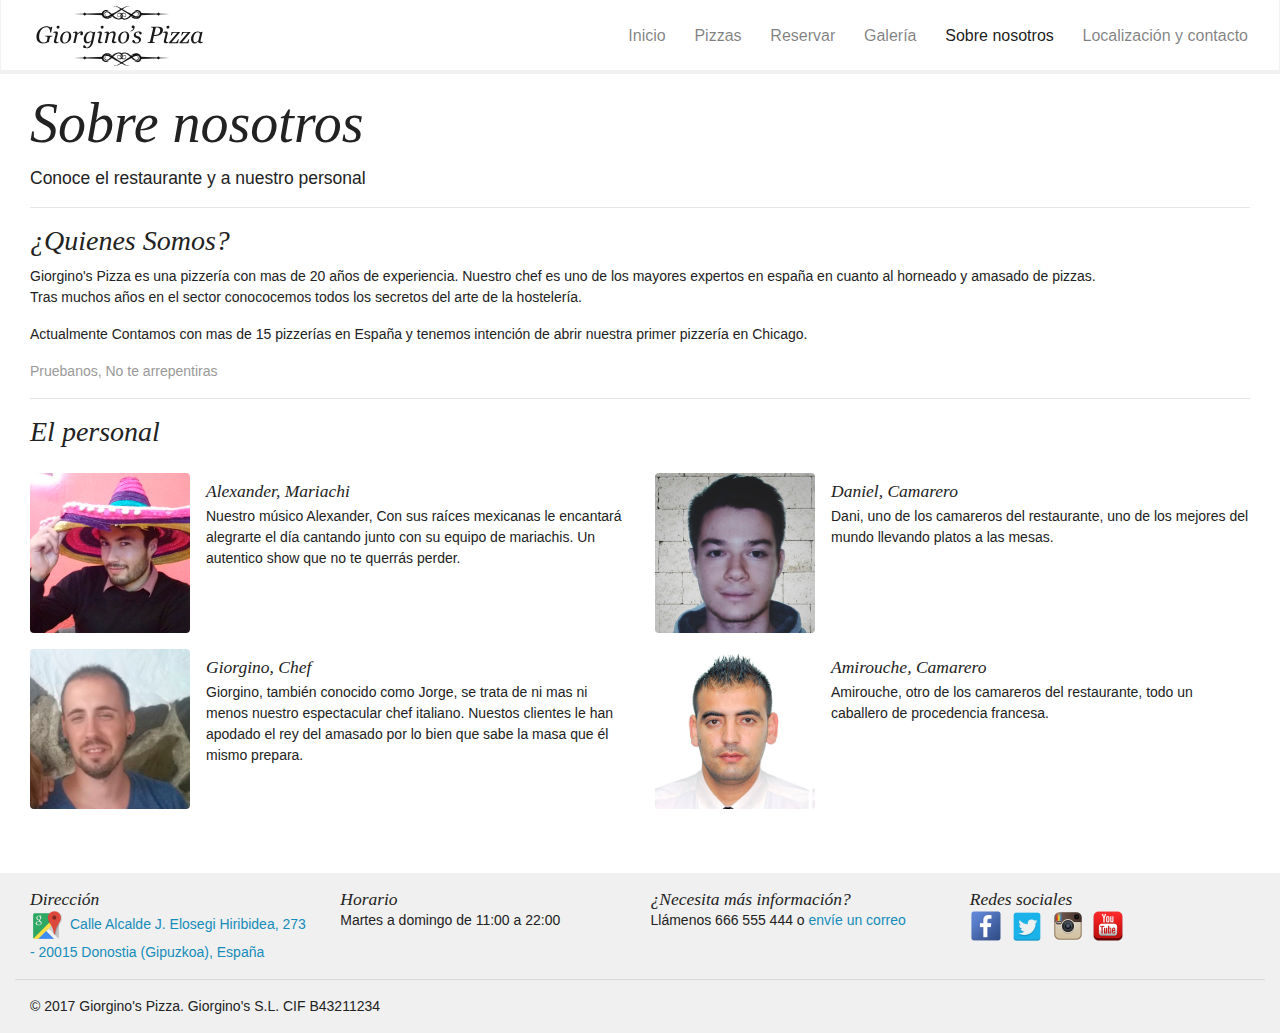
<file: docs/sobrenosotros.html>
<!doctype html>
<!--[if lt IE 7]>
<html class="no-js lt-ie9 lt-ie8 lt-ie7" lang="es"> <![endif]-->
<!--[if IE 7]>
<html class="no-js lt-ie9 lt-ie8" lang="es"> <![endif]-->
<!--[if IE 8]>
<html class="no-js lt-ie9" lang="es"> <![endif]-->
<!--[if gt IE 8]><!-->
<html class="no-js" lang="es"> <!--<![endif]-->
<head>
    <meta charset="utf-8">
    <meta http-equiv="X-UA-Compatible" content="IE=edge,chrome=1">
    <title>Giorgino's Pizza</title>
    <meta name="description" content="">
    <meta name="viewport" content="width=device-width, initial-scale=1, shrink-to-fit=no">
    <link rel="apple-touch-icon" href="apple-touch-icon.png">
    <link rel="icon" type="image/png" href="favicon.ico" sizes="16x16">

    <link rel="stylesheet" href="css/bootstrap.min.css">
    <link rel="stylesheet" href="css/bootstrap-theme.min.css">
    <link rel="stylesheet" href="css/main.css">
</head>
<body>
    <!--[if lt IE 9]>
    <p class="browserupgrade">Estás usando un navegador <strong>desactualizado</strong>. Por favor <a href="http://browsehappy.com/">actualiza tu navegador web</a> para mejorar tu experiencia.</p>
    <![endif]-->

<!--
        Barra navegación fija
    -->
<nav class="navbar navbar-expand-lg fixed-top navbar-light bg-light navbar-small">
    <div class="container-fluid">
        <a class="navbar-brand d-flex py-0 mr-0" href="index.html">
            <svg class="logo my-auto" xmlns="http://www.w3.org/2000/svg" viewBox="0 0 512 171.5"><polygon points="309 145.2 392.3 148.5 309 151.8 " class="svglogo"/><polygon points="202.2 151.8 118.7 148.5 202.2 145.2 " class="svglogo"/><path d="M280.2 143.6c0 0 0.2-0.2 0.5-0.5 0.3-0.3 0.7-0.9 1.3-1.5 0.3-0.3 0.7-0.6 1-1 0.4-0.4 0.8-0.7 1.3-1.1 1-0.7 2.1-1.5 3.5-2.2 1.4-0.7 3-1.3 4.7-1.7 0.4-0.1 0.9-0.2 1.4-0.2l0.7-0.1 0.2 0 0.1 0 0 0c0.1 0-0.1 0 0.1 0l0 0 0.3 0c0.4 0 0.9 0 1.3 0 0.4 0 1 0.1 1.6 0.1 1.1 0.1 2.1 0.4 3.2 0.6 1 0.4 2.1 0.7 3 1.3 1 0.5 1.9 1.2 2.8 2 0.8 0.8 1.6 1.7 2.2 2.7l0.5 0.7 0.1 0.2 0 0 0.1 0.1 0 0 0 0.1 0.2 0.3c0.2 0.3 0.5 1.1 0.7 1.7 0.4 1.1 0.5 2.3 0.6 3.5 0 1.2-0.2 2.4-0.5 3.5 -0.3 1.1-0.8 2.2-1.4 3.1 -0.6 0.9-1.3 1.8-2.1 2.4 -0.8 0.7-1.7 1.3-2.5 1.6 -1 0.5-1.8 0.8-2.7 1 -0.9 0.2-1.8 0.3-2.6 0.3 -1.6 0-3.1-0.4-4.3-0.8 -1.2-0.4-2.1-1-2.8-1.5 -0.7-0.5-1.2-1-1.5-1.3 -0.3-0.3-0.5-0.5-0.5-0.5s0.2 0.1 0.6 0.3c0.4 0.2 1 0.4 1.8 0.6 0.8 0.2 1.7 0.4 2.8 0.5 1.1 0.1 2.3 0 3.5-0.3 0.6-0.2 1.2-0.3 1.8-0.6 0.6-0.2 1.2-0.6 1.6-0.9 0.6-0.5 1.1-0.9 1.6-1.4 0.4-0.5 0.8-1.1 1.1-1.7 0.6-1.2 0.9-2.6 0.8-4 -0.1-1.4-0.5-2.7-1.4-4 -0.3-0.7-0.9-1.2-1.4-1.7 -0.6-0.4-1.1-1-1.8-1.4 -0.6-0.4-1.3-0.7-2-1 -0.7-0.2-1.5-0.5-2.2-0.6l-0.5-0.1c-0.2 0-0.3-0.1-0.6-0.1 -0.4 0-0.9-0.1-1.3-0.1l-0.3 0 0 0c0.2 0 0.1 0 0.1 0h0 -0.1 -0.1 -0.6c-0.4 0-0.7 0-1.1 0 -1.5 0.1-2.9 0.3-4.2 0.7 -0.7 0.2-1.3 0.3-1.9 0.5 -0.6 0.2-1.2 0.4-1.7 0.6 -0.5 0.2-1 0.4-1.5 0.6 -0.5 0.2-0.9 0.4-1.3 0.6 -0.8 0.3-1.4 0.7-1.8 0.8C280.4 143.5 280.2 143.6 280.2 143.6z" class="svglogo"/><path d="M303.4 145.7c0 0-0.2-0.2-0.6-0.7 -0.2-0.2-0.5-0.4-0.8-0.7 -0.3-0.2-0.7-0.5-1.2-0.7 -0.9-0.5-2-0.8-3.4-0.9 -1.3-0.1-2.9 0.1-4.5 0.6 -0.8 0.2-1.6 0.6-2.4 1 -0.9 0.5-1.7 1-2.7 1.5 -1.8 1.2-3.7 2.2-5.7 3.4 -2.1 1.2-4.2 2.3-6.4 3.5 -2.2 1.1-4.4 2.4-6.7 3.6 -4.4 2.5-8.9 4.9-13 7.2 -2.1 1.1-4.1 2.2-6 3.3 -1.9 1.1-3.8 2.1-5.5 2.8 -1.8 0.8-3.5 1.3-5.2 1.5 -1.6 0.2-3.1 0-4.2-0.3 -0.3-0.1-0.5-0.2-0.8-0.3 -0.2-0.1-0.4-0.2-0.6-0.4 -0.2-0.1-0.4-0.2-0.5-0.3 -0.2-0.1-0.3-0.2-0.4-0.3 -0.5-0.4-0.7-0.6-0.7-0.6l0.3-0.4c0 0 0.3 0.2 0.7 0.5 0.1 0.1 0.2 0.2 0.4 0.3 0.2 0.1 0.3 0.1 0.5 0.2 0.2 0.1 0.4 0.2 0.6 0.3 0.2 0.1 0.5 0.1 0.7 0.2 1 0.2 2.3 0.3 3.7-0.1 1.4-0.3 3-1 4.6-1.9 1.6-0.9 3.3-2 5.1-3.2 1.8-1.2 3.8-2.5 5.7-3.8 4-2.6 8.2-5.4 12.5-8.1 2.1-1.4 4.3-2.8 6.3-4.2 2.1-1.4 4.2-2.7 6.2-3.9 2-1.2 4.2-2.3 6.2-3.3 1-0.4 2.1-0.9 3-1.3 1.1-0.4 2.2-0.6 3.3-0.7 2.1-0.3 4.1-0.1 5.8 0.5 1.7 0.5 3 1.4 3.9 2.3 0.5 0.4 0.8 0.9 1 1.3 0.2 0.4 0.5 0.8 0.6 1.1 0.2 0.6 0.3 0.9 0.3 0.9L303.4 145.7z" class="svglogo"/><path d="M259.3 145.8c0 0 0-0.1-0.1-0.3 -0.1-0.2-0.1-0.5-0.2-0.9 0-0.4 0-1 0.2-1.6 0.2-0.6 0.6-1.2 1.3-1.7 0.6-0.5 1.5-0.8 2.5-0.9 1-0.1 2.1 0.2 3 0.9 0.3 0.2 0.4 0.4 0.6 0.5 0.2 0.2 0.4 0.5 0.6 0.7 0.3 0.5 0.6 1.1 0.7 1.8 0.3 1.3 0 2.7-0.6 4 -0.6 1.3-1.6 2.4-3 3.2l-0.1 0.1 -0.1 0 0 0c0 0-0.2 0.1-0.1 0l-0.2 0.1 -0.5 0.2 -0.5 0.2c-0.2 0.1-0.4 0.1-0.6 0.1 -0.4 0.1-0.8 0.2-1.2 0.2 -0.4 0-0.8 0-1.2 0 -1.6-0.2-3.2-0.8-4.6-1.8 -0.3-0.3-0.7-0.6-1-0.8 -0.3-0.3-0.6-0.7-0.9-1l-0.1-0.1 -0.1-0.1c0-0.1 0 0.1-0.1-0.1l0 0 -0.1-0.3 -0.3-0.5c-0.1-0.2-0.2-0.3-0.3-0.5l-0.3-0.7c-0.2-0.5-0.3-0.9-0.4-1.4 -0.1-0.5-0.2-0.9-0.2-1.4 0-0.5 0-0.9 0-1.4l0.2-1.4c0.4-1.8 1.5-3.6 2.9-4.9 0.3-0.3 0.6-0.5 1-0.8 0.4-0.3 0.8-0.6 1.3-0.8 0.4-0.2 0.8-0.5 1.3-0.6 0.5-0.2 0.9-0.3 1.4-0.5 1.9-0.5 3.8-0.6 5.7-0.4 3.7 0.5 7.1 2 10.1 3.9l0.6 0.4 0.6 0.4 1 0.7 1 0.7 1 0.9c1.3 1.1 2.5 2.3 3.6 3.4 1.1 1.1 2.2 2.2 3.3 3.3 1.1 1.1 2.1 2 3.1 3 1 0.9 2.1 1.7 3.1 2.4 0.5 0.3 1.1 0.6 1.5 0.9l0.2 0.1 0.2 0.1c0.1 0 0.2 0.1 0.3 0.1 0.3 0.1 0.5 0.2 0.8 0.2 1 0.3 2 0.3 2.9 0.2 0.9-0.2 1.7-0.5 2.3-1.1 0.6-0.5 1-1.2 1.2-1.9 0.2-0.7 0.2-1.4 0-2 -0.1-0.6-0.4-1.1-0.7-1.6 -0.3-0.4-0.6-0.7-0.9-0.9 -0.6-0.4-1-0.5-1-0.5l0.1-0.4c0 0 0.5 0 1.3 0.2 0.8 0.3 2 1.1 2.7 2.6 0.3 0.8 0.6 1.7 0.5 2.8 -0.1 1.1-0.6 2.3-1.3 3.2 -0.8 1-2 1.8-3.3 2.2 -1.3 0.4-2.8 0.5-4.3 0.3 -3.1-0.4-5.6-2.1-8.1-3.9 -1.2-0.9-2.4-2-3.5-3 -1.1-1-2.2-2.2-3.4-3.3 -1.1-1.1-2.2-2.2-3.3-3.3l-0.8-0.8 -0.9-0.8 -0.9-0.8 -0.2-0.2 -0.1-0.1 -0.1-0.1 0 0c0 0 0.1 0.1 0 0l-0.5-0.3c-2.4-1.8-5.3-3.3-8.3-3.8 -3-0.5-6 0-8.2 2 -1 0.9-1.8 2-2.2 3.4 -0.4 1.3-0.3 2.8 0 4 0.4 1.3 1.2 2.5 2.2 3.3 1 0.8 2.3 1.4 3.5 1.6 0.3 0 0.6 0.1 0.9 0.1 0.3 0 0.6 0 0.9-0.1 0.1 0 0.3 0 0.4 0l0.5-0.1 0.5-0.1 0.2-0.1c0.1 0-0.1 0-0.1 0l0 0 0 0 0.1 0c1.1-0.5 1.9-1.3 2.5-2.3 0.5-1 0.8-2.1 0.6-3.1 -0.1-0.5-0.3-0.9-0.5-1.4 -0.1-0.2-0.2-0.4-0.4-0.5l-0.3-0.3 -0.1-0.1 0 0c0 0 0 0 0 0l0 0 -0.1-0.1c-1.4-1.2-3.3-1-4.4-0.3 -0.6 0.4-0.9 0.8-1.2 1.3 -0.2 0.5-0.3 0.9-0.3 1.3 0 0.2 0 0.3 0 0.5 0 0.1 0.1 0.3 0.1 0.4 0 0.2 0.1 0.3 0.1 0.3L259.3 145.8z" class="svglogo"/><path d="M229.5 143.6c0 0-0.2-0.1-0.6-0.3 -0.4-0.2-1-0.5-1.8-0.8 -0.4-0.2-0.8-0.4-1.3-0.6 -0.5-0.2-1-0.4-1.5-0.6 -0.5-0.2-1.1-0.4-1.7-0.6 -0.6-0.2-1.2-0.4-1.9-0.5 -1.3-0.3-2.7-0.5-4.2-0.6 -0.4 0-0.7 0-1.1 0h-0.6 -0.1 -0.1 0c0 0-0.1 0 0.1 0l0 0 -0.3 0c-0.4 0-0.9 0.1-1.3 0.1 -0.2 0-0.4 0.1-0.6 0.1l-0.5 0.1c-0.7 0.1-1.4 0.4-2.2 0.6 -0.7 0.4-1.4 0.6-2 1 -0.7 0.4-1.2 0.9-1.8 1.4 -0.5 0.6-1 1.1-1.4 1.7 -0.9 1.2-1.3 2.6-1.4 4 -0.1 1.4 0.2 2.8 0.8 4 0.3 0.6 0.7 1.2 1.1 1.7 0.4 0.5 0.9 0.9 1.6 1.4 0.4 0.3 1.1 0.7 1.6 0.9 0.6 0.3 1.2 0.5 1.8 0.6 1.2 0.3 2.4 0.3 3.5 0.3 1.1-0.1 2-0.3 2.8-0.5 0.8-0.2 1.4-0.4 1.8-0.6 0.4-0.2 0.6-0.3 0.6-0.3s-0.2 0.2-0.5 0.5c-0.3 0.3-0.8 0.8-1.5 1.3 -0.7 0.5-1.6 1.1-2.8 1.5 -1.2 0.5-2.6 0.8-4.3 0.8 -0.8 0-1.7-0.1-2.6-0.3 -0.9-0.2-1.8-0.5-2.7-1 -0.8-0.4-1.7-0.9-2.5-1.6 -0.8-0.7-1.5-1.5-2.1-2.4 -0.6-0.9-1.1-2-1.4-3.1 -0.3-1.1-0.5-2.3-0.5-3.5 0-1.2 0.2-2.4 0.6-3.5 0.2-0.6 0.5-1.3 0.7-1.7l0.2-0.3 0-0.1 0 0 0.1-0.1 0 0 0.1-0.2 0.5-0.7c0.6-1 1.4-1.8 2.2-2.7 0.9-0.7 1.8-1.5 2.8-2 1-0.6 2-0.9 3-1.3 1.1-0.2 2-0.5 3.2-0.6 0.5 0 1.1-0.1 1.6-0.1 0.4 0 0.9 0 1.3 0l0.3 0 0 0c0.2 0 0.1 0 0.1 0l0 0 0.1 0 0.2 0 0.7 0.1c0.5 0.1 0.9 0.1 1.4 0.2 1.8 0.4 3.4 1 4.7 1.7 1.4 0.7 2.5 1.5 3.5 2.2 0.5 0.4 0.9 0.7 1.3 1.1 0.4 0.4 0.7 0.7 1 1 0.6 0.6 1 1.1 1.3 1.5C229.4 143.4 229.5 143.6 229.5 143.6z" class="svglogo"/><path d="M205.9 145.5c0 0 0.1-0.3 0.3-0.9 0.1-0.3 0.3-0.6 0.6-1.1 0.3-0.4 0.6-0.9 1-1.3 0.9-0.9 2.2-1.8 3.9-2.3 1.7-0.5 3.7-0.7 5.8-0.5 1.1 0.2 2.2 0.4 3.3 0.7l0.1 0 0.2 0.1 0.2 0.1 0.4 0.2c0.2 0.1 0.5 0.2 0.7 0.3 0.5 0.2 1 0.4 1.5 0.6 2 1 4.2 2.1 6.2 3.3 2.1 1.2 4.1 2.5 6.2 3.9 2.1 1.4 4.2 2.8 6.3 4.2 4.3 2.7 8.5 5.5 12.5 8.1 2 1.3 3.9 2.5 5.7 3.8 1.8 1.2 3.5 2.4 5.1 3.2 1.6 0.9 3.2 1.5 4.6 1.9 1.4 0.3 2.7 0.3 3.7 0.1 0.3-0.1 0.5-0.1 0.7-0.2 0.2-0.1 0.4-0.2 0.6-0.3 0.2-0.1 0.4-0.2 0.5-0.2 0.2-0.1 0.3-0.2 0.4-0.3 0.5-0.3 0.7-0.5 0.7-0.5l0.3 0.4c0 0-0.3 0.2-0.7 0.6 -0.1 0.1-0.2 0.2-0.4 0.3 -0.2 0.1-0.3 0.2-0.5 0.3 -0.2 0.1-0.4 0.2-0.6 0.4 -0.2 0.1-0.5 0.2-0.8 0.3 -1.1 0.4-2.6 0.6-4.2 0.3 -1.6-0.2-3.4-0.8-5.2-1.5 -1.8-0.8-3.6-1.8-5.6-2.8 -1.9-1-3.9-2.1-6-3.3 -4.2-2.3-8.6-4.8-13-7.2 -2.2-1.2-4.4-2.4-6.7-3.6 -2.2-1.2-4.4-2.3-6.4-3.5 -2.1-1.2-3.9-2.3-5.7-3.4 -0.9-0.5-1.8-1-2.7-1.5 -0.8-0.4-1.6-0.7-2.4-1 -1.6-0.5-3.2-0.7-4.5-0.6 -1.4 0.1-2.5 0.4-3.4 0.9 -0.5 0.2-0.8 0.5-1.2 0.7 -0.3 0.3-0.6 0.5-0.8 0.7 -0.4 0.4-0.6 0.7-0.6 0.7L205.9 145.5z" class="svglogo"/><path d="M250 145.7c0 0 0-0.1 0.1-0.3 0-0.1 0-0.2 0.1-0.4 0-0.1 0-0.3 0-0.5 0-0.4-0.1-0.8-0.3-1.3 -0.2-0.5-0.6-1-1.2-1.3 -1.1-0.7-3-0.9-4.4 0.3l-0.1 0.1 0 0c0 0 0 0 0 0l0 0 -0.1 0.1 -0.3 0.3c-0.2 0.2-0.3 0.4-0.4 0.5 -0.2 0.4-0.4 0.9-0.5 1.4 -0.2 1 0.1 2.1 0.6 3.1 0.6 1 1.4 1.8 2.5 2.3l0.1 0 0 0 0 0c-0.2-0.1 0 0 0 0l0.2 0.1 0.5 0.1 0.5 0.1c0.2 0 0.3 0 0.4 0 0.3 0 0.6 0.1 0.9 0.1 0.3 0 0.6-0.1 0.9-0.1 1.2-0.2 2.5-0.8 3.5-1.6 1-0.8 1.8-2 2.2-3.3 0.3-1.2 0.4-2.7 0-4 -0.4-1.3-1.2-2.5-2.2-3.4 -2.2-2-5.2-2.5-8.2-2 -3 0.5-5.9 2-8.3 3.8l-0.5 0.3c-0.1 0.1 0.1 0 0 0l0 0 -0.1 0.1 -0.1 0.1 -0.2 0.2 -0.9 0.8 -0.9 0.8 -0.8 0.8c-1.1 1-2.2 2.2-3.3 3.3 -1.1 1.1-2.2 2.2-3.4 3.3 -1.1 1.1-2.3 2.1-3.5 3 -2.5 1.8-5 3.5-8.1 3.9 -1.5 0.2-2.9 0.1-4.3-0.3 -1.3-0.4-2.5-1.2-3.3-2.2 -0.8-1-1.3-2.1-1.3-3.2 -0.1-1.1 0.2-2 0.5-2.8 0.7-1.6 1.9-2.4 2.7-2.6 0.8-0.3 1.3-0.2 1.3-0.2l0.1 0.4c0 0-0.4 0.1-1 0.5 -0.3 0.2-0.6 0.5-0.9 0.9 -0.3 0.4-0.5 0.9-0.7 1.6 -0.1 0.6-0.1 1.3 0 2 0.2 0.7 0.6 1.3 1.2 1.9 0.6 0.5 1.4 0.9 2.3 1.1 0.9 0.1 1.9 0.1 2.9-0.2 0.3-0.1 0.5-0.1 0.8-0.2 0.1 0 0.2-0.1 0.3-0.1l0.2-0.1 0.2-0.1c0.5-0.2 1-0.6 1.5-0.9 1-0.7 2.1-1.5 3.1-2.4 1-0.9 2.1-1.9 3.1-3 1.1-1.1 2.2-2.2 3.3-3.3 1.2-1.1 2.3-2.2 3.6-3.4l1-0.9 1-0.7 1-0.7 0.6-0.4 0.6-0.4c3-1.9 6.4-3.5 10.1-3.9 1.9-0.2 3.8-0.2 5.7 0.4 0.5 0.1 0.9 0.3 1.4 0.5 0.4 0.2 0.9 0.4 1.3 0.6 0.4 0.2 0.8 0.5 1.3 0.8 0.5 0.3 0.7 0.6 1 0.8 1.4 1.3 2.5 3 2.9 4.9l0.2 1.4c0 0.5 0 0.9 0 1.4 0 0.5-0.1 0.9-0.2 1.4 0 0.4-0.2 0.9-0.4 1.4l-0.3 0.7c-0.1 0.2-0.2 0.4-0.3 0.5l-0.3 0.5 -0.1 0.3 0 0c-0.1 0.2 0 0.1-0.1 0.1l-0.1 0.1 -0.1 0.1c-0.3 0.3-0.6 0.7-0.9 1 -0.3 0.3-0.7 0.6-1 0.8 -1.4 1-3 1.6-4.6 1.8 -0.4 0-0.8 0-1.2 0 -0.4 0-0.8-0.1-1.2-0.2 -0.2 0-0.4-0.1-0.6-0.1l-0.5-0.2 -0.5-0.2 -0.2-0.1 -0.1 0 0 0 -0.1 0 -0.1-0.1c-1.4-0.7-2.4-1.9-3-3.2 -0.6-1.3-0.9-2.7-0.6-4 0.1-0.7 0.4-1.2 0.7-1.8 0.2-0.2 0.4-0.5 0.6-0.7 0.2-0.2 0.3-0.3 0.6-0.5 0.9-0.7 2-1 3-0.9 1 0 1.9 0.4 2.5 0.9 0.6 0.5 1.1 1.1 1.3 1.7 0.2 0.6 0.3 1.1 0.2 1.6 0 0.4-0.1 0.7-0.2 0.9 -0.1 0.2-0.1 0.3-0.1 0.3L250 145.7z" class="svglogo"/><rect x="146.3" y="145.2" transform="matrix(0.707 0.7072 -0.7072 0.707 148.8242 -62.3069)" width="6.6" height="6.6" class="svglogo"/><rect x="356.8" y="145.2" transform="matrix(-0.707 0.7073 -0.7073 -0.707 719.7075 -1.2952)" width="6.6" height="6.6" class="svglogo"/><polygon points="309.1 19.9 392.5 23.2 309.1 26.5 " class="svglogo"/><polygon points="202.1 26.5 118.5 23.2 202.1 19.9 " class="svglogo"/><path d="M280.2 28.1c0 0 0.2 0.1 0.6 0.3 0.4 0.2 1 0.5 1.8 0.8 0.4 0.2 0.8 0.4 1.3 0.6 0.5 0.2 1 0.4 1.5 0.6 0.5 0.2 1.1 0.4 1.7 0.6 0.6 0.2 1.2 0.4 1.9 0.5 1.3 0.3 2.7 0.5 4.2 0.7 0.4 0 0.7 0 1.1 0h0.6 0.1l0.1 0h0c0 0 0.1 0-0.1 0l0 0 0.3 0c0.4 0 0.9-0.1 1.3-0.1 0.2 0 0.4-0.1 0.6-0.1l0.5-0.1c0.7-0.1 1.4-0.4 2.2-0.6 0.7-0.4 1.4-0.6 2-1 0.7-0.3 1.2-0.9 1.8-1.4 0.5-0.6 1-1.1 1.4-1.7 0.9-1.2 1.3-2.6 1.4-4 0.1-1.4-0.2-2.8-0.8-4 -0.3-0.6-0.7-1.2-1.1-1.7 -0.4-0.5-0.9-0.9-1.6-1.4 -0.4-0.3-1.1-0.7-1.6-0.9 -0.6-0.3-1.2-0.5-1.8-0.6 -1.2-0.3-2.4-0.3-3.5-0.3 -1.1 0.1-2 0.3-2.8 0.5 -0.8 0.2-1.4 0.4-1.8 0.6 -0.4 0.2-0.6 0.3-0.6 0.3s0.2-0.2 0.5-0.5c0.3-0.3 0.8-0.8 1.5-1.3 0.7-0.5 1.6-1.1 2.8-1.5 1.2-0.4 2.6-0.8 4.3-0.8 0.8 0 1.7 0.1 2.6 0.3 0.9 0.2 1.8 0.5 2.7 1 0.8 0.4 1.7 1 2.5 1.6 0.8 0.7 1.5 1.5 2.2 2.4 0.6 0.9 1.1 2 1.4 3.1 0.3 1.1 0.5 2.3 0.5 3.5 0 1.2-0.2 2.4-0.6 3.5 -0.2 0.6-0.5 1.3-0.7 1.7l-0.2 0.3 0 0.1 0 0 -0.1 0.1 0 0 -0.1 0.2 -0.5 0.7c-0.6 1-1.4 1.8-2.2 2.7 -0.9 0.7-1.8 1.5-2.8 2 -1 0.6-2 0.9-3 1.3 -1.1 0.2-2 0.5-3.2 0.6 -0.5 0-1.1 0.1-1.6 0.1 -0.4 0-0.9 0-1.3 0l-0.3 0 0 0c-0.2 0-0.1 0-0.1 0l0 0 -0.1 0 -0.2 0 -0.7-0.1c-0.5-0.1-0.9-0.1-1.4-0.2 -1.8-0.4-3.4-1-4.7-1.7 -1.4-0.7-2.5-1.5-3.5-2.2 -0.5-0.4-0.9-0.7-1.3-1.1 -0.4-0.4-0.7-0.7-1-1 -0.6-0.6-1-1.1-1.3-1.5C280.4 28.3 280.2 28.1 280.2 28.1z" class="svglogo"/><path d="M303.9 26.2c0 0-0.1 0.3-0.3 0.9 -0.1 0.3-0.3 0.6-0.6 1.1 -0.3 0.4-0.6 0.9-1 1.3 -0.9 0.9-2.2 1.8-3.9 2.3 -1.7 0.5-3.7 0.7-5.8 0.5 -1.1-0.2-2.2-0.4-3.3-0.7l-0.1 0 -0.2-0.1 -0.2-0.1 -0.4-0.2c-0.2-0.1-0.5-0.2-0.7-0.3 -0.5-0.2-1-0.4-1.5-0.6 -2-1-4.2-2.1-6.2-3.3 -2.1-1.2-4.2-2.5-6.2-3.9 -2.1-1.4-4.2-2.8-6.4-4.2 -4.3-2.8-8.6-5.5-12.5-8.1 -2-1.3-3.9-2.5-5.7-3.8 -1.8-1.2-3.5-2.4-5.1-3.2 -1.6-0.9-3.2-1.5-4.6-1.9 -1.4-0.3-2.7-0.3-3.8-0.1 -0.3 0.1-0.5 0.1-0.7 0.2 -0.2 0.1-0.4 0.2-0.6 0.3 -0.2 0.1-0.4 0.2-0.5 0.2 -0.2 0.1-0.3 0.2-0.4 0.3 -0.5 0.3-0.7 0.5-0.7 0.5l-0.3-0.4c0 0 0.3-0.2 0.7-0.6 0.1-0.1 0.2-0.2 0.4-0.3 0.2-0.1 0.3-0.2 0.5-0.3 0.2-0.1 0.4-0.2 0.6-0.4 0.2-0.1 0.5-0.2 0.8-0.3 1.1-0.4 2.6-0.6 4.2-0.3 1.6 0.2 3.4 0.8 5.2 1.5 1.8 0.8 3.7 1.8 5.6 2.8 1.9 1 3.9 2.2 6 3.3 4.2 2.3 8.6 4.8 13.1 7.2 2.2 1.2 4.5 2.4 6.7 3.6 2.2 1.2 4.4 2.3 6.4 3.5 2.1 1.2 3.9 2.3 5.7 3.4 0.9 0.5 1.8 1 2.7 1.5 0.8 0.4 1.6 0.7 2.4 1 1.6 0.5 3.2 0.7 4.5 0.6 1.4-0.1 2.5-0.4 3.4-0.9 0.5-0.2 0.8-0.5 1.2-0.7 0.3-0.3 0.6-0.5 0.8-0.7 0.4-0.4 0.6-0.7 0.6-0.7L303.9 26.2z" class="svglogo"/><path d="M259.7 25.9c0 0 0 0.1-0.1 0.3 0 0.1 0 0.2-0.1 0.4 0 0.1 0 0.3 0 0.5 0 0.4 0.1 0.8 0.3 1.3 0.2 0.5 0.6 1 1.2 1.3 1.1 0.7 3 0.9 4.4-0.3l0.1 0 0 0c0 0 0 0 0 0l0 0 0.1-0.1 0.3-0.3c0.2-0.2 0.3-0.4 0.4-0.5 0.2-0.4 0.4-0.9 0.5-1.4 0.2-1-0.1-2.1-0.6-3.1 -0.6-1-1.4-1.8-2.5-2.3l-0.1 0 0 0 0 0c0 0 0.1 0.1 0.1 0l-0.2-0.1 -0.5-0.1 -0.5-0.1c-0.2 0-0.3 0-0.4 0 -0.3 0-0.6-0.1-0.9-0.1 -0.3 0-0.6 0.1-0.9 0.1 -1.3 0.2-2.5 0.8-3.5 1.6 -1 0.8-1.8 2-2.2 3.3 -0.3 1.2-0.4 2.7 0 4 0.4 1.3 1.2 2.5 2.2 3.4 2.2 2 5.2 2.5 8.2 2 3-0.5 5.9-2 8.3-3.8l0.5-0.3c0.1 0-0.1 0 0 0l0 0 0.1-0.1 0.1-0.1 0.2-0.2 0.9-0.8 0.9-0.8 0.8-0.8c1.1-1 2.2-2.2 3.3-3.3 1.1-1.1 2.3-2.2 3.4-3.3 1.1-1.1 2.3-2.1 3.5-3 2.5-1.8 5-3.5 8.1-3.9 1.5-0.2 2.9-0.1 4.3 0.3 1.3 0.4 2.5 1.2 3.3 2.2 0.8 1 1.3 2.1 1.3 3.2 0.1 1.1-0.2 2-0.5 2.8 -0.7 1.6-1.9 2.4-2.7 2.6 -0.8 0.3-1.3 0.2-1.3 0.2l-0.1-0.4c0 0 0.4-0.1 1-0.5 0.3-0.2 0.6-0.5 0.9-0.9 0.3-0.4 0.5-0.9 0.7-1.6 0.1-0.6 0.1-1.3 0-2 -0.2-0.7-0.6-1.3-1.2-1.9 -0.6-0.5-1.4-0.9-2.3-1.1 -0.9-0.1-1.9-0.1-2.9 0.2 -0.3 0.1-0.5 0.1-0.8 0.2 -0.1 0-0.2 0.1-0.3 0.1l-0.2 0.1 -0.2 0.1c-0.5 0.2-1 0.6-1.6 0.9 -1 0.7-2.1 1.5-3.1 2.4 -1 0.9-2.1 1.9-3.1 3 -1.1 1.1-2.2 2.2-3.3 3.3 -1.2 1.1-2.3 2.2-3.7 3.4l-1 0.9 -1 0.7 -1 0.7 -0.6 0.4 -0.6 0.4c-3 1.9-6.4 3.5-10.1 3.9 -1.9 0.2-3.8 0.2-5.7-0.4 -0.5-0.1-0.9-0.3-1.4-0.5 -0.4-0.2-0.9-0.4-1.3-0.6 -0.4-0.2-0.8-0.5-1.3-0.8 -0.5-0.3-0.7-0.6-1-0.8 -1.4-1.3-2.5-3.1-2.9-4.9l-0.2-1.4c0-0.5 0-0.9 0-1.4 0-0.5 0.1-0.9 0.2-1.4 0-0.4 0.2-0.9 0.4-1.4l0.3-0.7c0.1-0.2 0.2-0.4 0.3-0.5l0.3-0.5 0.1-0.3 0 0c0.1-0.2 0-0.1 0.1-0.1l0.1-0.1 0.1-0.1c0.3-0.3 0.6-0.7 0.9-1 0.3-0.3 0.7-0.6 1-0.8 1.4-1 3-1.7 4.6-1.8 0.4 0 0.8 0 1.2 0 0.4 0 0.8 0.1 1.3 0.2 0.2 0 0.4 0.1 0.6 0.1l0.5 0.2 0.5 0.2 0.2 0.1c-0.1 0 0.1 0 0.1 0l0 0 0.1 0 0.1 0.1c1.4 0.7 2.4 1.9 3.1 3.2 0.6 1.3 0.9 2.7 0.6 4 -0.1 0.7-0.4 1.2-0.7 1.8 -0.2 0.2-0.4 0.5-0.6 0.7 -0.2 0.2-0.3 0.3-0.6 0.5 -0.9 0.7-2 1-3 0.9 -1 0-1.9-0.4-2.5-0.9 -0.6-0.5-1.1-1.1-1.3-1.7 -0.2-0.6-0.3-1.1-0.2-1.6 0-0.4 0.1-0.7 0.2-0.9 0.1-0.2 0.1-0.3 0.1-0.3L259.7 25.9z" class="svglogo"/><path d="M229.5 28.1c0 0-0.2 0.2-0.5 0.5 -0.3 0.3-0.7 0.9-1.3 1.5 -0.3 0.3-0.7 0.6-1 1 -0.4 0.4-0.8 0.7-1.3 1.1 -1 0.7-2.1 1.5-3.5 2.2 -1.4 0.7-3 1.3-4.7 1.8 -0.4 0.1-0.9 0.2-1.4 0.2l-0.7 0.1 -0.2 0 -0.1 0 0 0c-0.1 0 0.1 0-0.1 0l0 0 -0.3 0c-0.4 0-0.9 0-1.3 0 -0.4 0-1-0.1-1.6-0.1 -1.1-0.1-2.1-0.4-3.2-0.6 -1-0.4-2.1-0.7-3-1.3 -1-0.5-1.9-1.2-2.8-2 -0.8-0.8-1.6-1.7-2.2-2.7l-0.5-0.7 -0.1-0.2 0 0 -0.1-0.1 0 0 0-0.1 -0.2-0.3c-0.2-0.3-0.5-1.1-0.7-1.7 -0.4-1.1-0.5-2.3-0.6-3.5 0-1.2 0.2-2.4 0.5-3.5 0.3-1.1 0.8-2.2 1.4-3.1 0.6-0.9 1.3-1.8 2.2-2.4 0.8-0.7 1.7-1.3 2.5-1.6 1-0.5 1.8-0.8 2.7-1 0.9-0.2 1.8-0.3 2.6-0.3 1.6 0 3.1 0.4 4.3 0.8 1.2 0.4 2.1 1 2.8 1.5 0.7 0.5 1.2 1 1.5 1.3 0.3 0.3 0.5 0.5 0.5 0.5s-0.2-0.1-0.6-0.3c-0.4-0.2-1-0.4-1.8-0.6 -0.8-0.2-1.7-0.4-2.8-0.5 -1.1-0.1-2.3 0-3.5 0.3 -0.6 0.2-1.2 0.3-1.8 0.6 -0.6 0.2-1.2 0.6-1.6 0.9 -0.6 0.5-1.1 0.9-1.6 1.4 -0.4 0.5-0.8 1.1-1.1 1.7 -0.6 1.2-0.9 2.6-0.8 4 0.1 1.4 0.5 2.7 1.4 4 0.3 0.7 0.9 1.2 1.4 1.7 0.6 0.4 1.1 1 1.8 1.4 0.6 0.4 1.3 0.7 2 1.1 0.7 0.2 1.5 0.5 2.2 0.6l0.5 0.1c0.2 0 0.3 0.1 0.6 0.1 0.4 0 0.9 0.1 1.3 0.1l0.3 0 0 0c-0.2 0-0.1 0-0.1 0h0l0.1 0h0.1 0.6c0.4 0 0.7 0 1.1 0 1.5-0.1 2.9-0.3 4.2-0.7 0.7-0.2 1.3-0.3 1.9-0.5 0.6-0.2 1.2-0.4 1.7-0.6 0.5-0.2 1-0.4 1.5-0.6 0.5-0.2 0.9-0.4 1.3-0.6 0.8-0.3 1.4-0.7 1.8-0.8C229.3 28.2 229.5 28.1 229.5 28.1z" class="svglogo"/><path d="M206.2 26c0 0 0.2 0.2 0.6 0.7 0.2 0.2 0.5 0.4 0.8 0.7 0.3 0.2 0.7 0.5 1.2 0.7 0.9 0.5 2 0.8 3.4 0.9 1.3 0.1 2.9-0.1 4.5-0.6 0.8-0.2 1.6-0.6 2.4-1 0.9-0.5 1.8-1 2.7-1.5 1.8-1.2 3.7-2.2 5.7-3.4 2.1-1.2 4.2-2.3 6.4-3.5 2.2-1.2 4.4-2.4 6.7-3.6 4.4-2.5 8.9-4.9 13.1-7.2 2.1-1.1 4.1-2.2 6-3.3 1.9-1.1 3.8-2.1 5.6-2.8 1.8-0.8 3.5-1.3 5.2-1.5 1.6-0.2 3.1 0 4.2 0.3 0.3 0.1 0.5 0.2 0.8 0.3 0.2 0.1 0.4 0.2 0.6 0.4 0.2 0.1 0.4 0.2 0.5 0.3 0.2 0.1 0.3 0.2 0.4 0.3 0.5 0.4 0.7 0.6 0.7 0.6l-0.3 0.4c0 0-0.3-0.2-0.7-0.5 -0.1-0.1-0.2-0.2-0.4-0.3 -0.2-0.1-0.3-0.1-0.5-0.2 -0.2-0.1-0.4-0.2-0.6-0.3 -0.2-0.1-0.5-0.1-0.7-0.2 -1-0.2-2.3-0.3-3.8 0.1 -1.4 0.3-3 1-4.6 1.9 -1.6 0.9-3.3 2-5.1 3.2 -1.8 1.2-3.8 2.5-5.7 3.8 -4 2.6-8.3 5.4-12.5 8.1 -2.1 1.4-4.3 2.8-6.4 4.2 -2.1 1.4-4.2 2.7-6.2 3.9 -2 1.2-4.2 2.3-6.2 3.3 -0.5 0.2-1 0.4-1.5 0.6 -0.2 0.1-0.5 0.2-0.7 0.3l-0.4 0.2 -0.2 0.1 -0.2 0.1 -0.1 0c-1.1 0.4-2.2 0.6-3.3 0.8 -2.1 0.3-4.1 0.1-5.8-0.5 -1.7-0.5-3-1.4-3.9-2.3 -0.5-0.4-0.8-0.9-1-1.3 -0.2-0.4-0.5-0.8-0.6-1.1 -0.2-0.6-0.3-0.9-0.3-0.9L206.2 26z" class="svglogo"/><path d="M250.4 25.8c0 0 0 0.1 0.1 0.3 0.1 0.2 0.1 0.5 0.2 0.9 0 0.4 0 1-0.2 1.6 -0.2 0.6-0.6 1.2-1.3 1.7 -0.6 0.5-1.5 0.8-2.5 0.9 -1 0.1-2.1-0.2-3-0.9 -0.3-0.2-0.4-0.4-0.6-0.5 -0.2-0.2-0.4-0.5-0.6-0.7 -0.3-0.5-0.6-1.1-0.7-1.8 -0.3-1.3 0-2.7 0.6-4 0.6-1.3 1.6-2.4 3.1-3.2l0.1-0.1 0.1 0 0 0 0.1 0 0.2-0.1 0.5-0.2 0.5-0.2c0.2-0.1 0.4-0.1 0.6-0.1 0.4-0.1 0.8-0.2 1.3-0.2 0.4 0 0.8 0 1.2 0 1.6 0.2 3.2 0.8 4.6 1.8 0.3 0.3 0.7 0.6 1 0.8 0.3 0.3 0.6 0.7 0.9 1l0.1 0.1 0.1 0.1c0 0.1 0-0.1 0.1 0.1l0 0 0.1 0.3 0.3 0.5c0.1 0.2 0.2 0.3 0.3 0.5l0.3 0.7c0.2 0.5 0.3 0.9 0.4 1.4 0.1 0.5 0.2 0.9 0.2 1.4 0 0.5 0 0.9 0 1.4l-0.2 1.4c-0.4 1.8-1.5 3.6-2.9 4.9 -0.3 0.3-0.6 0.6-1 0.8 -0.4 0.3-0.8 0.6-1.3 0.8 -0.4 0.2-0.8 0.5-1.3 0.6 -0.5 0.2-0.9 0.3-1.4 0.5 -1.9 0.5-3.8 0.6-5.7 0.4 -3.7-0.5-7.1-2-10.1-3.9l-0.6-0.4 -0.6-0.4 -1-0.7 -1-0.7 -1-0.9c-1.3-1.1-2.5-2.3-3.7-3.4 -1.1-1.1-2.2-2.2-3.3-3.3 -1.1-1.1-2.1-2-3.1-3 -1-0.9-2.1-1.7-3.1-2.4 -0.5-0.3-1.1-0.6-1.6-0.9l-0.2-0.1 -0.2-0.1c-0.1 0-0.2-0.1-0.3-0.1 -0.3-0.1-0.5-0.2-0.8-0.2 -1-0.3-2-0.3-2.9-0.2 -0.9 0.2-1.7 0.5-2.3 1.1 -0.6 0.5-1 1.2-1.2 1.9 -0.2 0.7-0.2 1.4 0 2 0.1 0.6 0.4 1.1 0.7 1.6 0.3 0.4 0.6 0.7 0.9 0.9 0.6 0.4 1 0.5 1 0.5l-0.1 0.4c0 0-0.5 0-1.3-0.2 -0.8-0.3-2-1.1-2.7-2.6 -0.3-0.8-0.6-1.7-0.5-2.8 0.1-1.1 0.6-2.3 1.3-3.2 0.8-1 2-1.8 3.3-2.2 1.3-0.4 2.8-0.5 4.3-0.3 3.1 0.4 5.6 2.1 8.1 3.9 1.2 0.9 2.4 2 3.5 3 1.1 1 2.2 2.2 3.4 3.3 1.1 1.1 2.2 2.3 3.3 3.3l0.8 0.8 0.9 0.8 0.9 0.8 0.2 0.2 0.1 0.1 0.1 0.1 0 0c0 0-0.1-0.1 0 0l0.5 0.3c2.5 1.8 5.4 3.3 8.3 3.8 3 0.5 6 0 8.2-2 1-0.9 1.8-2 2.2-3.4 0.4-1.3 0.3-2.8 0-4 -0.4-1.3-1.2-2.5-2.2-3.3 -1-0.8-2.3-1.4-3.5-1.6 -0.3 0-0.6-0.1-0.9-0.1 -0.3 0-0.6 0-0.9 0.1 -0.1 0-0.3 0-0.4 0l-0.5 0.1 -0.5 0.1 -0.2 0.1c0 0-0.1 0 0.1 0l0 0 0 0 -0.1 0c-1.1 0.5-1.9 1.3-2.5 2.3 -0.5 1-0.8 2.1-0.6 3.1 0.1 0.5 0.3 0.9 0.5 1.4 0.1 0.2 0.2 0.4 0.4 0.5l0.3 0.3 0.1 0.1 0 0c0 0 0 0 0 0l0 0 0.1 0.1c1.4 1.2 3.3 1 4.4 0.3 0.6-0.4 0.9-0.9 1.2-1.3 0.2-0.5 0.3-0.9 0.3-1.3 0-0.2 0-0.3 0-0.5 0-0.1-0.1-0.3-0.1-0.4 0-0.2-0.1-0.3-0.1-0.3L250.4 25.8z" class="svglogo"/><rect x="146.2" y="19.9" transform="matrix(0.7072 -0.707 0.707 0.7072 27.3444 112.4602)" width="6.6" height="6.6" class="svglogo"/><rect x="357" y="19.9" transform="matrix(-0.7071 -0.7071 0.7071 -0.7071 598.6389 294.3809)" width="6.6" height="6.6" class="svglogo"/><path d="M30 107.1c-2.6 0-5.1-0.4-7.3-1.3 -2.3-0.8-4.2-2.1-5.9-3.7 -1.7-1.6-3-3.6-4-5.9 -1-2.3-1.4-5-1.4-8 0-4.2 0.7-8.2 2.2-11.8s3.5-6.8 6.1-9.5c2.5-2.7 5.5-4.8 9-6.4 3.4-1.5 7.1-2.3 10.9-2.3 3 0 5.6 0.4 7.8 1 2.2 0.7 3.9 1.5 5.1 2.3l1.8-2.2h2.6L53.4 75.6h-2.7c0-1.8-0.2-3.6-0.5-5.4 -0.3-1.8-0.8-3.3-1.6-4.8 -0.9-1.4-2-2.6-3.5-3.4 -1.5-0.8-3.6-1.3-6.3-1.3 -2.7 0-5.3 0.7-7.7 2.1 -2.4 1.4-4.5 3.4-6.3 5.9 -1.8 2.4-3.2 5.4-4.2 8.8 -1 3.4-1.5 7.1-1.5 11 0 4.9 1.2 8.7 3.5 11.5 2.3 2.8 5.5 4.2 9.5 4.2 1.9 0 3.6-0.3 5-0.9 1.4-0.6 2.6-1.2 3.4-1.9 0.3-0.9 0.6-1.8 0.9-2.8 0.3-1 0.6-2.2 0.9-3.7l0.6-2.8c0-0.2 0.1-0.5 0.1-0.9 0.1-0.3 0.1-0.6 0.1-0.9 0-0.5-0.1-1-0.2-1.3s-0.5-0.6-1-0.9c-0.6-0.3-1.6-0.6-2.8-0.7 -1.2-0.2-2.2-0.3-2.8-0.3l0.5-2.2h20.5l-0.5 2.2c-0.6 0.1-1.3 0.2-2.2 0.3 -0.9 0.1-1.7 0.3-2.3 0.6 -0.8 0.4-1.4 0.8-1.8 1.4 -0.4 0.6-0.7 1.3-0.9 2.1l-0.9 3.8c-0.5 2.1-0.9 3.7-1.1 4.7s-0.4 2-0.5 2.9c-1.4 0.6-2.7 1.1-3.9 1.6s-2.5 0.9-4.2 1.3c-1.5 0.4-3 0.7-4.4 0.9C33.3 107 31.7 107.1 30 107.1z" class="svglogo"/><path d="M75.1 102.4l-0.5 2.1c-2 0.8-3.6 1.4-4.8 1.7 -1.2 0.3-2.2 0.5-3.1 0.5 -1.8 0-3.1-0.5-4-1.4 -0.9-0.9-1.3-2-1.3-3.4 0-0.5 0-1 0.1-1.6 0.1-0.5 0.2-1.2 0.4-2.1l3.5-14c0.2-0.8 0.3-1.6 0.5-2.5 0.2-0.9 0.2-1.6 0.2-2.2 0-1.2-0.2-2-0.6-2.5 -0.4-0.4-1.2-0.6-2.5-0.6 -0.5 0-1.1 0.1-1.9 0.2 -0.8 0.2-1.4 0.3-1.8 0.4l0.5-2.1c1.7-0.8 3.2-1.3 4.6-1.7 1.4-0.4 2.4-0.6 3.2-0.6 1.8 0 3.1 0.4 3.9 1.3 0.8 0.9 1.2 2 1.2 3.5 0 0.4 0 0.9-0.1 1.6 -0.1 0.7-0.2 1.4-0.4 2l-3.5 14c-0.2 0.9-0.4 1.7-0.6 2.5 -0.2 0.8-0.2 1.5-0.2 2 0 1.3 0.3 2.1 0.8 2.6 0.6 0.5 1.5 0.7 2.7 0.7 0.4 0 1-0.1 1.8-0.2C74.1 102.7 74.7 102.6 75.1 102.4zM77.4 60.3c0 1.3-0.4 2.3-1.2 3.3 -0.8 0.9-1.8 1.4-3 1.4 -1.1 0-2.1-0.4-2.9-1.3 -0.8-0.9-1.2-1.9-1.2-3 0-1.2 0.4-2.3 1.2-3.2 0.8-0.9 1.8-1.4 2.9-1.4 1.3 0 2.3 0.4 3.1 1.3C77 58.2 77.4 59.2 77.4 60.3z" class="svglogo"/><path d="M111 85.7c0 2.6-0.4 5.2-1.3 7.8 -0.9 2.6-2.2 4.9-3.8 6.8 -1.7 2-3.7 3.6-6.1 4.9 -2.4 1.2-5.1 1.8-8.3 1.8 -3.6 0-6.6-1.2-8.9-3.5 -2.3-2.4-3.4-5.5-3.4-9.5 0-2.9 0.5-5.6 1.4-8.2 1-2.5 2.3-4.7 3.9-6.7 1.6-1.9 3.7-3.5 6.1-4.6s5.1-1.8 7.9-1.8c3.9 0 7 1.2 9.2 3.6S111 81.8 111 85.7zM104.3 84.5c0-3.1-0.6-5.5-1.7-7 -1.1-1.6-2.7-2.3-4.8-2.3 -1.8 0-3.5 0.6-5.2 1.7s-3 2.9-4.2 5.5c-0.9 1.9-1.6 4-2 6.4 -0.4 2.3-0.6 4.5-0.6 6.5 0 3.1 0.5 5.5 1.6 7.1 1.1 1.6 2.7 2.4 4.9 2.4 2 0 3.7-0.6 5.2-1.8 1.5-1.2 2.7-2.8 3.7-4.7 0.9-1.8 1.7-4 2.2-6.3C104 89.4 104.3 87 104.3 84.5z" class="svglogo"/><path d="M144.6 78.1c0 0.6-0.1 1.3-0.3 2 -0.2 0.7-0.4 1.3-0.8 1.8 -0.4 0.6-0.8 1-1.3 1.4 -0.5 0.3-1.1 0.5-2 0.5 -1.2 0-2.1-0.3-2.7-0.9s-0.9-1.3-0.9-2c0-0.7 0.2-1.4 0.5-2.3 0.3-0.8 0.7-1.7 1-2.5 -0.3 0-0.7 0.1-1.3 0.2s-1.3 0.4-2.2 0.8c-0.9 0.4-1.8 1-2.9 1.9 -1.1 0.8-2.2 1.9-3.5 3.3l-5.3 23.6h-6.1l4.8-21.4c0.1-0.5 0.3-1.3 0.5-2.4 0.2-1.1 0.3-1.8 0.3-2.3 0-1.2-0.2-2.1-0.6-2.5 -0.4-0.4-1.2-0.6-2.5-0.6 -0.5 0-1.1 0.1-1.8 0.2s-1.3 0.3-1.7 0.4l0.5-2.1c1.7-0.8 3.2-1.3 4.5-1.7 1.3-0.4 2.4-0.6 3.4-0.6 1.8 0 3 0.5 3.8 1.4s1.1 2.4 1.1 4.3h0.2c2.6-2.3 4.6-3.8 5.9-4.7 1.4-0.9 2.8-1.4 4.2-1.4 0.7 0 1.4 0.1 2 0.3 0.7 0.2 1.2 0.5 1.7 0.9 0.5 0.5 0.8 1 1.1 1.6C144.5 76.1 144.6 77 144.6 78.1z" class="svglogo"/><path d="M167.7 101.6l-0.2-0.1c-0.4 0.4-1.1 0.8-1.9 1.5 -0.8 0.6-1.6 1.2-2.5 1.7 -1 0.6-2 1.1-3.1 1.5 -1 0.4-2.2 0.6-3.4 0.6 -3.2 0-5.6-1.1-7.4-3.4s-2.6-5.4-2.6-9.3c0-2.7 0.5-5.4 1.5-7.9 1-2.6 2.4-4.9 4.1-6.9 1.7-1.9 3.7-3.5 6-4.7 2.3-1.2 4.8-1.8 7.3-1.8 1.6 0 3.1 0.2 4.5 0.6 1.4 0.4 2.5 0.9 3.4 1.4l6-1.5 0.4 0.5 -5.5 26c-0.8 3.9-1.9 7.3-3.2 10 -1.3 2.7-2.8 4.9-4.5 6.4 -1.8 1.6-3.7 2.8-5.8 3.5 -2.1 0.7-4.5 1-7.2 1 -1.8 0-3.3-0.1-4.5-0.4 -1.2-0.3-2.1-0.7-2.7-1.1 -0.7-0.5-1.1-1-1.3-1.6 -0.2-0.6-0.3-1.1-0.3-1.7 0-1 0.3-1.8 0.9-2.5 0.6-0.7 1.4-1 2.4-1 0.8 0 1.5 0.2 2.1 0.7 0.6 0.5 1 1 1.4 1.5 0.4 0.6 0.7 1.3 1.1 2 0.4 0.8 0.6 1.4 0.8 1.8h1c1.2 0 2.5-0.3 3.9-0.8 1.4-0.5 2.6-1.4 3.8-2.7 1.2-1.3 2.3-3 3.3-5.1C166.3 107.7 167.1 104.9 167.7 101.6zM172.1 80.5c0-0.6-0.1-1.2-0.3-1.9 -0.2-0.6-0.5-1.2-1-1.8 -0.5-0.5-1.1-0.9-1.8-1.3 -0.7-0.3-1.7-0.5-2.9-0.5 -1.7 0-3.3 0.5-4.8 1.5s-2.9 2.4-4.1 4.2c-1.1 1.7-2 3.7-2.7 6.1s-1.1 4.8-1.1 7.2c0 1.3 0.1 2.5 0.3 3.6 0.2 1.1 0.5 2 1 2.9 0.5 0.8 1.1 1.4 1.8 1.9 0.8 0.5 1.7 0.7 2.9 0.7 1.5 0 3.1-0.4 4.6-1.3 1.5-0.9 3-2 4.3-3.4L172.1 80.5z" class="svglogo"/><path d="M201.1 102.4l-0.5 2.1c-2 0.8-3.6 1.4-4.8 1.7 -1.2 0.3-2.2 0.5-3.1 0.5 -1.8 0-3.1-0.5-4-1.4 -0.9-0.9-1.3-2-1.3-3.4 0-0.5 0-1 0.1-1.6 0.1-0.5 0.2-1.2 0.4-2.1l3.5-14c0.2-0.8 0.3-1.6 0.5-2.5 0.2-0.9 0.2-1.6 0.2-2.2 0-1.2-0.2-2-0.6-2.5 -0.4-0.4-1.2-0.6-2.5-0.6 -0.5 0-1.1 0.1-1.9 0.2 -0.8 0.2-1.4 0.3-1.8 0.4l0.5-2.1c1.7-0.8 3.2-1.3 4.6-1.7 1.4-0.4 2.4-0.6 3.2-0.6 1.8 0 3.1 0.4 3.9 1.3 0.8 0.9 1.2 2 1.2 3.5 0 0.4 0 0.9-0.1 1.6 -0.1 0.7-0.2 1.4-0.4 2l-3.5 14c-0.2 0.9-0.4 1.7-0.6 2.5 -0.2 0.8-0.2 1.5-0.2 2 0 1.3 0.3 2.1 0.8 2.6 0.6 0.5 1.5 0.7 2.7 0.7 0.4 0 1-0.1 1.8-0.2C200.1 102.7 200.7 102.6 201.1 102.4zM203.4 60.3c0 1.3-0.4 2.3-1.2 3.3 -0.8 0.9-1.8 1.4-3 1.4 -1.1 0-2.1-0.4-2.9-1.3 -0.8-0.9-1.2-1.9-1.2-3 0-1.2 0.4-2.3 1.2-3.2 0.8-0.9 1.8-1.4 2.9-1.4 1.3 0 2.3 0.4 3.1 1.3C203 58.2 203.4 59.2 203.4 60.3z" class="svglogo"/><path d="M240.8 102.2l-0.5 2.1c-2 0.8-3.5 1.4-4.6 1.7s-2.2 0.5-3.3 0.5c-1.8 0-3.1-0.5-4-1.4 -0.9-0.9-1.3-2-1.3-3.4 0-0.5 0-1 0.1-1.6 0.1-0.6 0.2-1.3 0.4-2.1l3.3-12.3c0.2-0.9 0.4-1.8 0.6-2.6 0.1-0.8 0.2-1.4 0.2-1.8 0-1.5-0.3-2.6-1-3.5 -0.7-0.9-1.7-1.3-3.1-1.3 -1.3 0-2.8 0.4-4.5 1.3 -1.7 0.9-3.2 2.2-4.7 3.8l-5.6 24.2h-6.2l4.9-21.4c0.1-0.5 0.3-1.3 0.5-2.3 0.2-1 0.3-1.8 0.3-2.4 0-1.2-0.2-2.1-0.6-2.5 -0.4-0.4-1.3-0.6-2.5-0.6 -0.5 0-1.1 0.1-1.9 0.2 -0.7 0.2-1.3 0.3-1.8 0.4l0.5-2.1c1.7-0.8 3.2-1.3 4.6-1.7 1.3-0.4 2.5-0.6 3.4-0.6 1.7 0 3 0.5 3.7 1.4 0.8 0.9 1.1 2.3 1.2 3.9h0.2c2.4-1.9 4.5-3.4 6.2-4.3 1.8-0.9 3.7-1.4 6-1.4 2.1 0 3.7 0.6 4.9 1.8 1.2 1.2 1.8 2.8 1.8 4.8 0 0.4-0.1 1.1-0.2 2.1 -0.1 1-0.3 2-0.6 3l-2.8 10.6c-0.2 0.7-0.4 1.5-0.6 2.4 -0.2 0.9-0.3 1.6-0.3 2.1 0 1.3 0.3 2.1 0.8 2.6 0.5 0.5 1.4 0.7 2.7 0.7 0.4 0 1-0.1 1.8-0.2S240.4 102.4 240.8 102.2z" class="svglogo"/><path d="M276.8 85.7c0 2.6-0.4 5.2-1.3 7.8 -0.9 2.6-2.2 4.9-3.8 6.8 -1.7 2-3.7 3.6-6.1 4.9 -2.4 1.2-5.1 1.8-8.3 1.8 -3.6 0-6.6-1.2-8.9-3.5 -2.3-2.4-3.4-5.5-3.4-9.5 0-2.9 0.5-5.6 1.4-8.2 1-2.5 2.3-4.7 3.9-6.7 1.6-1.9 3.7-3.5 6.1-4.6 2.4-1.2 5.1-1.8 7.9-1.8 3.9 0 7 1.2 9.2 3.6C275.7 78.7 276.8 81.8 276.8 85.7zM270.1 84.5c0-3.1-0.6-5.5-1.7-7 -1.1-1.6-2.7-2.3-4.8-2.3 -1.8 0-3.5 0.6-5.2 1.7 -1.6 1.1-3 2.9-4.2 5.5 -0.9 1.9-1.6 4-2 6.4 -0.4 2.3-0.6 4.5-0.6 6.5 0 3.1 0.5 5.5 1.6 7.1 1.1 1.6 2.7 2.4 4.9 2.4 2 0 3.7-0.6 5.2-1.8 1.5-1.2 2.7-2.8 3.7-4.7 0.9-1.8 1.7-4 2.2-6.3C269.8 89.4 270.1 87 270.1 84.5z" class="svglogo"/><path d="M292.3 60.2c0 1.8-0.4 3.5-1.2 5 -0.8 1.5-1.7 2.7-2.9 3.8 -1.2 1.1-2.4 2.1-3.7 2.8 -1.3 0.8-2.3 1.3-3.2 1.8l-1-2.1c1-0.5 1.9-1 2.8-1.5 0.9-0.5 1.7-1 2.4-1.7 0.7-0.6 1.3-1.3 1.8-2 0.5-0.8 0.9-1.7 1.3-2.8h-1.4c-1.4 0-2.4-0.3-3-1 -0.6-0.7-0.9-1.4-0.9-2.3 0-1.1 0.4-2.1 1.2-3 0.8-1 1.9-1.4 3.3-1.4 1.5 0 2.6 0.4 3.3 1.3C292 57.7 292.3 58.8 292.3 60.2z" class="svglogo"/><path d="M296.5 107c-3.2 0-6-0.6-8.1-1.7 -2.2-1.2-3.2-2.7-3.2-4.5 0-0.9 0.3-1.7 1-2.5 0.6-0.8 1.4-1.2 2.3-1.2 0.9 0 1.6 0.2 2.1 0.6 0.5 0.4 1 0.9 1.3 1.4 0.3 0.6 0.6 1.3 0.9 2 0.3 0.8 0.5 1.4 0.6 1.9 0.3 0.4 0.8 0.7 1.4 1 0.6 0.3 1.4 0.5 2.5 0.5 2.4 0 4.2-0.6 5.4-1.8 1.2-1.2 1.8-2.8 1.8-4.8 0-1.5-0.6-2.7-1.7-3.6 -1.1-0.9-2.8-1.7-5.1-2.5 -0.8-0.3-1.8-0.7-2.9-1.2 -1.1-0.5-2-1.1-2.6-1.7 -0.8-0.7-1.4-1.5-1.9-2.5 -0.5-1-0.7-2.1-0.7-3.4 0-2.8 1.3-5.3 3.8-7.3 2.5-2.1 5.6-3.1 9.3-3.1 0.9 0 1.8 0 2.8 0.1 1 0.1 2.1 0.3 3.3 0.7 1 0.4 1.9 0.9 2.6 1.6s1.1 1.6 1.1 2.7c0 0.9-0.3 1.7-0.9 2.5 -0.6 0.7-1.4 1.1-2.4 1.1 -0.8 0-1.5-0.2-2-0.5 -0.5-0.4-1-0.8-1.3-1.4 -0.4-0.6-0.6-1.2-0.9-1.9 -0.2-0.7-0.5-1.4-0.7-2 -0.4-0.2-0.8-0.3-1.1-0.4s-0.8-0.1-1.3-0.1c-2.2 0-3.8 0.6-4.9 1.7s-1.7 2.5-1.7 4.1c0 1.5 0.5 2.7 1.5 3.5 1 0.8 2.7 1.6 5 2.4 3 1.1 5.2 2.3 6.5 3.7 1.4 1.4 2 3.1 2 5.1 0 3.3-1.3 6.1-3.9 8.2C303.6 106 300.4 107 296.5 107z" class="svglogo"/><path d="M373.1 68.7c0 2.7-0.6 5-1.8 7.1 -1.2 2.1-2.7 3.8-4.5 5.2 -1.9 1.4-4.1 2.5-6.5 3.3 -2.4 0.7-4.9 1.1-7.5 1.1h-5.7l-3.3 14.4c0 0.2-0.1 0.4-0.1 0.6 0 0.2 0 0.4 0 0.6 0 0.5 0.1 0.9 0.3 1.3 0.2 0.4 0.5 0.7 1.1 0.9 0.3 0.2 1 0.3 2 0.4 1 0.1 1.9 0.2 2.7 0.2l-0.5 2.2H329l0.5-2.2c0.5 0 1.3-0.1 2.3-0.2 1-0.1 1.7-0.3 2.2-0.4 0.8-0.3 1.4-0.8 1.8-1.3 0.4-0.6 0.7-1.3 0.8-2l7.9-34.1c0-0.2 0.1-0.4 0.1-0.7 0-0.2 0.1-0.5 0.1-0.7 0-0.5-0.1-0.9-0.3-1.3 -0.2-0.4-0.5-0.7-1-0.9 -0.7-0.3-1.4-0.5-2.2-0.6 -0.8-0.1-1.5-0.2-2.2-0.3l0.5-2.2h20.8c3.8 0 6.8 0.8 9.2 2.5C371.9 63.5 373.1 65.8 373.1 68.7zM362.6 77.6c0.9-1.3 1.5-2.7 1.9-4.1 0.4-1.5 0.6-2.8 0.6-4.1 0-1-0.1-2-0.4-2.9 -0.3-0.9-0.7-1.7-1.4-2.4 -0.7-0.7-1.5-1.3-2.5-1.7 -1-0.4-2.3-0.6-3.9-0.6h-4.3l-4.8 20.9h3.7c2.5 0 4.7-0.4 6.6-1.3C359.9 80.6 361.4 79.3 362.6 77.6z" class="svglogo"/><path d="M389.2 102.4l-0.5 2.1c-2 0.8-3.6 1.4-4.8 1.7 -1.2 0.3-2.2 0.5-3.1 0.5 -1.8 0-3.1-0.5-4-1.4s-1.3-2-1.3-3.4c0-0.5 0-1 0.1-1.6 0.1-0.5 0.2-1.2 0.4-2.1l3.5-14c0.2-0.8 0.3-1.6 0.5-2.5 0.2-0.9 0.2-1.6 0.2-2.2 0-1.2-0.2-2-0.6-2.5 -0.4-0.4-1.2-0.6-2.5-0.6 -0.5 0-1.1 0.1-1.9 0.2 -0.8 0.2-1.4 0.3-1.8 0.4l0.5-2.1c1.7-0.8 3.2-1.3 4.6-1.7 1.4-0.4 2.4-0.6 3.2-0.6 1.8 0 3.1 0.4 3.9 1.3 0.8 0.9 1.2 2 1.2 3.5 0 0.4 0 0.9-0.1 1.6 -0.1 0.7-0.2 1.4-0.4 2l-3.5 14c-0.2 0.9-0.4 1.7-0.6 2.5 -0.2 0.8-0.2 1.5-0.2 2 0 1.3 0.3 2.1 0.8 2.6 0.6 0.5 1.5 0.7 2.7 0.7 0.4 0 1-0.1 1.8-0.2C388.2 102.7 388.7 102.6 389.2 102.4zM391.5 60.3c0 1.3-0.4 2.3-1.2 3.3s-1.8 1.4-3 1.4c-1.1 0-2.1-0.4-2.9-1.3s-1.2-1.9-1.2-3c0-1.2 0.4-2.3 1.2-3.2s1.8-1.4 2.9-1.4c1.3 0 2.3 0.4 3.1 1.3C391.1 58.2 391.5 59.2 391.5 60.3z" class="svglogo"/><path d="M421.8 73.8l-0.4 1.9 -23.5 27.7c0.8 0 1.6 0 2.6 0.1 0.9 0 1.9 0 3 0 0.9 0 1.8 0 2.7 0s2.1-0.1 3.6-0.1c0.9 0 1.6-0.4 2.2-0.9 0.6-0.6 1-1.2 1.4-1.9 0.3-0.6 0.8-1.5 1.4-2.7 0.6-1.2 1.1-2.3 1.5-3.2h2l-2.2 11.5h-25.8l0.5-2.3 23.2-27.3h-4.3c-1.9 0-3.4 0-4.5 0.1 -1.1 0.1-2.1 0.3-3.1 0.7 -0.7 0.3-1.5 1-2.2 2.3 -0.8 1.3-1.5 2.7-2.2 4.3h-2l1.9-10H421.8z" class="svglogo"/><path d="M451.8 73.8l-0.4 1.9 -23.5 27.7c0.8 0 1.6 0 2.6 0.1 0.9 0 1.9 0 3 0 0.9 0 1.8 0 2.7 0s2.1-0.1 3.6-0.1c0.9 0 1.6-0.4 2.2-0.9 0.6-0.6 1-1.2 1.4-1.9 0.3-0.6 0.8-1.5 1.4-2.7 0.6-1.2 1.1-2.3 1.5-3.2h2l-2.2 11.5H420.1l0.5-2.3 23.2-27.3h-4.3c-1.9 0-3.4 0-4.5 0.1 -1.1 0.1-2.1 0.3-3.1 0.7 -0.7 0.3-1.5 1-2.2 2.3 -0.8 1.3-1.5 2.7-2.2 4.3h-2l1.9-10H451.8z" class="svglogo"/><path d="M473.8 101.7h-0.2c-0.5 0.4-1.1 0.9-1.7 1.5 -0.7 0.6-1.5 1.2-2.4 1.7 -0.9 0.6-1.8 1-2.8 1.4s-2.1 0.6-3.3 0.6c-3.2 0-5.7-1.1-7.5-3.4 -1.8-2.3-2.7-5.4-2.7-9.4 0-2.7 0.5-5.4 1.5-7.9 1-2.6 2.4-4.9 4.2-6.9 1.7-2 3.7-3.5 6-4.7 2.3-1.2 4.7-1.8 7.2-1.8 1.6 0 3 0.2 4.5 0.6 1.4 0.4 2.5 0.9 3.3 1.4l6-1.5 0.4 0.5 -5 21.3c-0.2 0.7-0.4 1.5-0.5 2.5s-0.3 1.7-0.3 2.2c0 1.3 0.3 2.1 0.8 2.5s1.4 0.7 2.7 0.7c0.4 0 1-0.1 1.8-0.2 0.8-0.1 1.4-0.3 1.8-0.4l-0.5 2.1c-2 0.8-3.5 1.4-4.4 1.7 -1 0.4-2.1 0.5-3.5 0.5 -1.6 0-2.8-0.5-3.8-1.4S473.9 103.1 473.8 101.7zM478.6 80.8c0-0.7-0.1-1.4-0.2-2.1 -0.2-0.7-0.5-1.3-1-1.8 -0.4-0.5-1-1-1.8-1.3 -0.8-0.3-1.7-0.5-2.9-0.5 -1.6 0-3.2 0.5-4.7 1.6 -1.5 1.1-2.9 2.5-4.1 4.3 -1.1 1.7-2.1 3.7-2.8 6.1 -0.7 2.4-1.1 4.8-1.1 7.2 0 1.3 0.1 2.5 0.2 3.6s0.4 2 0.9 2.8c0.4 0.8 1 1.5 1.8 1.9 0.8 0.5 1.8 0.7 3 0.7 1.2 0 2.5-0.3 3.9-1s2.9-1.9 4.6-3.6L478.6 80.8z" class="svglogo"/>
                Giorgino's Pizza
            </svg>
        </a>
        <button class="navbar-toggler" type="button" data-toggle="collapse" data-target="#navbarCollapse" aria-controls="navbarCollapse" aria-expanded="false" aria-label="Toggle navigation">
            <span>Menú </span><span class="navbar-toggler-icon"></span>
        </button>
        <div class="collapse navbar-collapse" id="navbarCollapse">
            <ul class="navbar-nav ml-auto">
                <li class="nav-item">
                    <a class="nav-link" href="index.html">Inicio <span class="sr-only">(current)</span></a>
                </li>
                <li class="nav-item">
                    <a class="nav-link" href="carta.html">Pizzas</a>
                </li>
                <li class="nav-item">
                    <a class="nav-link" href="reserva.html">Reservar</a>
                </li>
                <li class="nav-item">
                    <a class="nav-link" href="galeria.html">Galería</a>
                </li>
                <li class="nav-item active">
                    <a class="nav-link" href="sobrenosotros.html">Sobre nosotros</a>
                </li>
                <li class="nav-item">
                    <a class="nav-link" href="contacto.html">Localización y contacto</a>
                </li>
            </ul>
        </div>
    </div>
</nav>


<!-- Sobre Nosotros -->
<div class="container-fluid d-flex flex-wrap">

    <div class="col-12">
        <h1 class="display-4">Sobre nosotros</h1>
        <p class="lead">Conoce el restaurante y a nuestro personal</p>
        <hr>
    </div>

    <div class="col-12">
        <div>

            <h2>¿Quienes Somos?</h2>
            <p>Giorgino's Pizza es una pizzería con mas de 20 años de experiencia. Nuestro chef es uno de los mayores expertos en españa en cuanto al horneado y amasado de pizzas.<br>
            Tras muchos años en el sector conococemos
                todos los secretos del arte de la hostelería.</p>
            <p>Actualmente Contamos con mas de 15 pizzerías en España y tenemos intención de abrir nuestra primer pizzería en Chicago.</p>
            <p class="text-muted">Pruebanos, No te arrepentiras</p>

            <hr>
        </div>

        <!-- Presentación personal -->
        <h2 class="w-100">El personal</h2>
        <div class="d-flex row flex-wrap flex-column flex-sm-row pt-3">

            <div class="col-12 col-md-6 my-0">
                <div class="d-flex flex-column flex-sm-row pb-3">
                    <div class="imgpersona">
                        <img class="mr-3 rounded" src="img/nosotros/alexander.jpg" alt="foto de Alexandre">
                    </div>
                    <div>
                        <h5 class="mt-0 mb-1 pt-2">Alexander, Mariachi</h5>
                        Nuestro músico Alexander, Con sus raíces mexicanas le encantará alegrarte el día cantando junto con su equipo de mariachis. Un autentico show que no te querrás perder.
                    </div>
                </div>
                <div class="d-flex flex-column flex-sm-row pb-3">
                    <div class="imgpersona">
                        <img class="mr-3 rounded" src="img/nosotros/jorge.jpg" alt="foto de Jorge">
                    </div>
                    <div>
                        <h5 class="mt-0 mb-1 pt-2">Giorgino, Chef</h5>
                        Giorgino, también conocido como Jorge, se trata de ni mas ni menos nuestro espectacular chef
                        italiano.
                        Nuestos clientes le han apodado el rey del amasado por lo bien que sabe la masa que él
                        mismo prepara.
                    </div>
                </div>
            </div>

            <div class="col-12 col-md-6 my-0">
                <div class="d-flex flex-column flex-sm-row pb-3">
                    <div class="imgpersona">
                        <img class="mr-3 rounded" src="img/nosotros/dani.jpg" alt="foto de Daniel">
                    </div>
                    <div>
                        <h5 class="mt-0 mb-1 pt-2">Daniel, Camarero</h5>
                        Dani, uno de los camareros del restaurante, uno de los mejores del mundo llevando platos a las mesas.
                    </div>
                </div>
                <div class="d-flex flex-column flex-sm-row pb-3">
                    <div class="imgpersona">
                        <img class="mr-3 rounded" src="img/nosotros/amirouche.jpg" alt="foto de Amirouche">
                    </div>
                    <div>
                        <h5 class="mt-0 mb-1 pt-2">Amirouche, Camarero</h5>
                        Amirouche, otro de los camareros del restaurante, todo un caballero de procedencia francesa.
                    </div>
                </div>
            </div>
        </div>

    </div>

</div>


<!--
    Footer
-->
<footer class="bg-dark flex-wrap container-fluid mt-5 pt-3 pb-3">

    <div class="d-flex flex-column flex-md-row justify-content-between">
        <div class="col-12 col-md mb-4 mb-md-0">
            <h5 class="pb-0 mb-0">Dirección</h5>
            <a target="_blank" href="https://www.google.com/maps/place/Alcalde+J.+Elosegi+Hiribidea,+273,+20015+Donostia,+Gipuzkoa/@43.3214533,-1.9514804,17z/data=!3m1!4b1!4m5!3m4!1s0xd51a5780b663c39:0xa9e00e821a8886d8!8m2!3d43.3214494!4d-1.9492917"><img class="mr-2" src='img/footer/maps.png'>Calle Alcalde J. Elosegi Hiribidea, 273 - 20015 Donostia (Gipuzkoa), España</a>
        </div>
        <div  class="col-12 col-md mb-4 mb-md-0">
            <h5 class="pb-0 mb-0">Horario</h5>
            Martes a domingo de 11:00 a 22:00
        </div>
        <div class="col-12 col-md mb-4 mb-md-0">
            <h5 class="pb-0 mb-0">¿Necesita más información?</h5>
            Llámenos 666 555 444 o
            <a href="contacto.html">envíe un correo</a>
        </div>
        <div class="col-12 col-md pl-md-4">
            <h5 class="pb-0 mb-0">Redes sociales</h5>
            <ul class="list-inline mb-0">
                <li class="list-inline-item"><a href="#"><img src="img/footer/social/facebook.png" alt="facebook icono"/></a></li>
                <li class="list-inline-item"><a href="#"><img src="img/footer/social/twitter.png" alt="twitter icono"/></a></li>
                <li class="list-inline-item"><a href="#"><img src="img/footer/social/instagram.png" alt="facebook icono"/></a></li>
                <li class="list-inline-item"><a href="#"><img src="img/footer/social/youtube.png" alt="youtube icono"/></a></li>
            </ul>
        </div>
    </div>

    <hr>

    <!-- Copyright -->

    <div class="col-12">
        &copy; 2017 Giorgino's Pizza. Giorgino's S.L. CIF B43211234
    </div>

</footer>

<!-- Dependencias JS -->
<script type="text/javascript" src="js/jquery-3.2.1.slim.min.js"></script>
<script type="text/javascript" src="js/popper.min.js"></script>
<script type="text/javascript" src="js/bootstrap.min.js"></script>
<script type="text/javascript" src="js/main.js"></script>

</body>
</html>
</file>
<file: docs/css/main.css>
/* ==========================================================================
   Author's custom styles
   ========================================================================== */

*, *::before, *::after{
    -webkit-box-sizing: border-box;
    -moz-box-sizing: border-box;
    box-sizing: border-box;

}

body {
    font-family: Arial, Helvetica, sans-serif;
}

body:not(#index){
    padding-top: 90px;
}

body {
    display: flex;
    min-height: 100vh;
    flex-direction: column;
}

body [class^="container"] {
    flex: 1;
}

a img {
    cursor: pointer;
}

.navbar-brand,h1,h2,h3,h4,h5, .display-4, .display-3, .display-2, .display-1{
    font-family: Georgia, serif;
    font-style: italic;
}

.card-img-top{max-height: 100%}

.navbar-nav .nav-link {
    padding-left: 0.9em !important;
    padding-right: 0.9em !important;
}
.navbar .nav-item:last-child *{
    padding-right: 0 !important;
}

/* NAVBAR
----------------------------------------------------*/
.navbar, .navbar-brand{
    -webkit-transition: all 0.3s ease;
    -o-transition: all 0.3s ease;
    -moz-transition: all 0.3s ease;
    transition: all 0.3s ease;
}

/* Navbar inicial */
.navbar .navbar-brand{font-size: 25px; !important;}
.navbar {
    font-size: 16px !important;
    padding-bottom: 10px !important;
    padding-top: 15px !important;
}

/* Navbar al desplazar el scroll */
.navbar-small {}
.navbar-small.navbar {
    padding-bottom: 4px !important;
    padding-top: 6px !important;
}


/*
    LOGO (SVG)
-------------------------------------------------- */
.navbar a svg{
    width: 300px;
    height: 120px;
    -webkit-transition: all 0.3s ease;
    -o-transition: all 0.3s ease;
    -moz-transition: all 0.3s ease;
    transition: all 0.3s ease;
}

.navbar-small a svg {
    width: 180px;
    height: 60px;
}

.navbar-dark a svg {
    fill: #fff;
}

.navbar-light a svg {
    fill: rgba(0,0,0,0.9);
}


/* CAROUSEL
-------------------------------------------------- */

/* Carousel base class */
.carousel {
    width: 100%;
    height: 100vh;
    max-height: 1000px;
}
/* Since positioning the image, we need to help out the caption */
.carousel-caption {
  bottom: 3rem;
  z-index: 10;
}

.carousel-inner {
    position: relative;
    height: 100%;
    width: 100%;
}

.carousel-indicators {
    bottom: 0 !important;
}

.carousel-indicators li {
    width: 5px !important;
}

/* Declare heights because of positioning of img element */
.carousel-item {
    background-color: #111;
    width: 100%;
    height: 100%;
}
.carousel-item img {
    -o-object-fit: cover;
    object-fit: cover;
    -o-object-position: center bottom;
    object-position: center bottom;
    width: 100%;
    height: 100%;
}

.carousel-caption{
    left: 0;
    bottom: 5%;
}

.carousel-caption .btn {
    padding: 0.5rem 3rem;
}

.carousel-header {
    padding: 0 20px;
    text-shadow: 0 0 22px #111;
    font-weight: 600;
    font-style: normal;
    font-size: 2.9em;
}

/*
    Footer
-------------------------------------------------- */
#patrocinadores img {
    height: 90px;
    width: auto;
}

/* COLORES CUSTOM
----------------------------------------------------*/

.navbar-dark .navbar-nav .nav-link{
    color: #d7d7d7;
    text-shadow: 0 0 15px #222;
}
.navbar-dark .navbar-toggler{
    color: #d2d2d2;
}
.navbar-dark .navbar-nav .nav-link:hover{
    color: #fff;
}



.primario{
  color: #222;
  background-color: #fafafa;
}

.primario:focus, .primario:hover{
  color: #333 ;
  background-color: #c7c7c7;
}

.secundario{
  color: #222;
  background-color: #fafafa;
}

.secundario:focus, .secundario:hover{
  color: #333 ;
  background-color: #c7c7c7;
}

.bg-transparent{
    border-color: rgba(0,0,0,0);
}

.bg-black{
    background-color: #121212;
    border-color: #1b1e21;
}

.grad-black-tobottom {
    background-image: -webkit-gradient(linear, left bottom, left top, color-stop(15%, rgba(0,0,0,0.35)), to(rgba(0,0,0,0)));
    background-image: -webkit-linear-gradient(bottom, rgba(0,0,0,0.35) 15%, rgba(0,0,0,0) 100%);
    background-image: -moz-linear-gradient(bottom, rgba(0,0,0,0.35) 15%, rgba(0,0,0,0) 100%);
    background-image: -o-linear-gradient(bottom, rgba(0,0,0,0.35) 15%, rgba(0,0,0,0) 100%);
    background-image: linear-gradient(to top, rgba(0,0,0,0.35) 15%, rgba(0,0,0,0) 100%);
    border: none;
}

.grad-black-totop {
    background-image: -webkit-gradient(linear, left top, left bottom, color-stop(15%, rgba(0,0,0,0.35)), to(rgba(0,0,0,0)));
    background-image: -webkit-linear-gradient(top, rgba(0,0,0,0.35) 15%, rgba(0,0,0,0) 100%);
    background-image: -moz-linear-gradient(top, rgba(0,0,0,0.35) 15%, rgba(0,0,0,0) 100%);
    background-image: -o-linear-gradient(top, rgba(0,0,0,0.35) 15%, rgba(0,0,0,0) 100%);
    background-image: linear-gradient(to bottom, rgba(0,0,0,0.35) 15%, rgba(0,0,0,0) 100%);
    border: none;
}

/*
 * Modificaciones en index.html
 */

.publicidad > * {
    max-width: 100%;
}

.form-group > label{
    width: 200px;
}

/*
 * Sobre Nosotros
 */

.imgpersona {
}

.imgpersona img {
    height: 160px;
    max-width: 160px;
}

.text-center {
  text-align: center !important
}
.wrap{
  display: -webkit-box;
  display: -webkit-flex;
  display: -moz-box;
  display: -ms-flexbox;
  display: flex;
  -webkit-flex-wrap: wrap;
  -ms-flex-wrap: wrap;
  flex-wrap: wrap;
}

.iconocontacto{
  width: 20px;
}

form > div > label{
  width: 300px;
}

/* GALERIA */

.modal-dialog {
    max-width: 600px !important;
}
.modal-body img{
    max-width: 100%;
}

/*
    Arreglos Internet Explorer
------------------------------------------------------------------- */

.figure-img {
    width: 100%;
    max-width: 100%;
}

.modal-body {
    height: 100%;
}


/*
    MEDIA QUERYS (sólo usar como último recurso o por estabilidad)
 --------------------------------------------------------------------*/

@media only screen and (min-width: 992px) {

    .carousel-header {
        font-size: 3.5em;
    }

}


@media only screen and (min-width: 500px) {
    .imgpersona {

    }
}


@media (min-width:970px) and (min-height: 850px)  { 
    #footerContactoReserva {
      //position: fixed;
      //bottom: 0px;
    }
}
</file>
